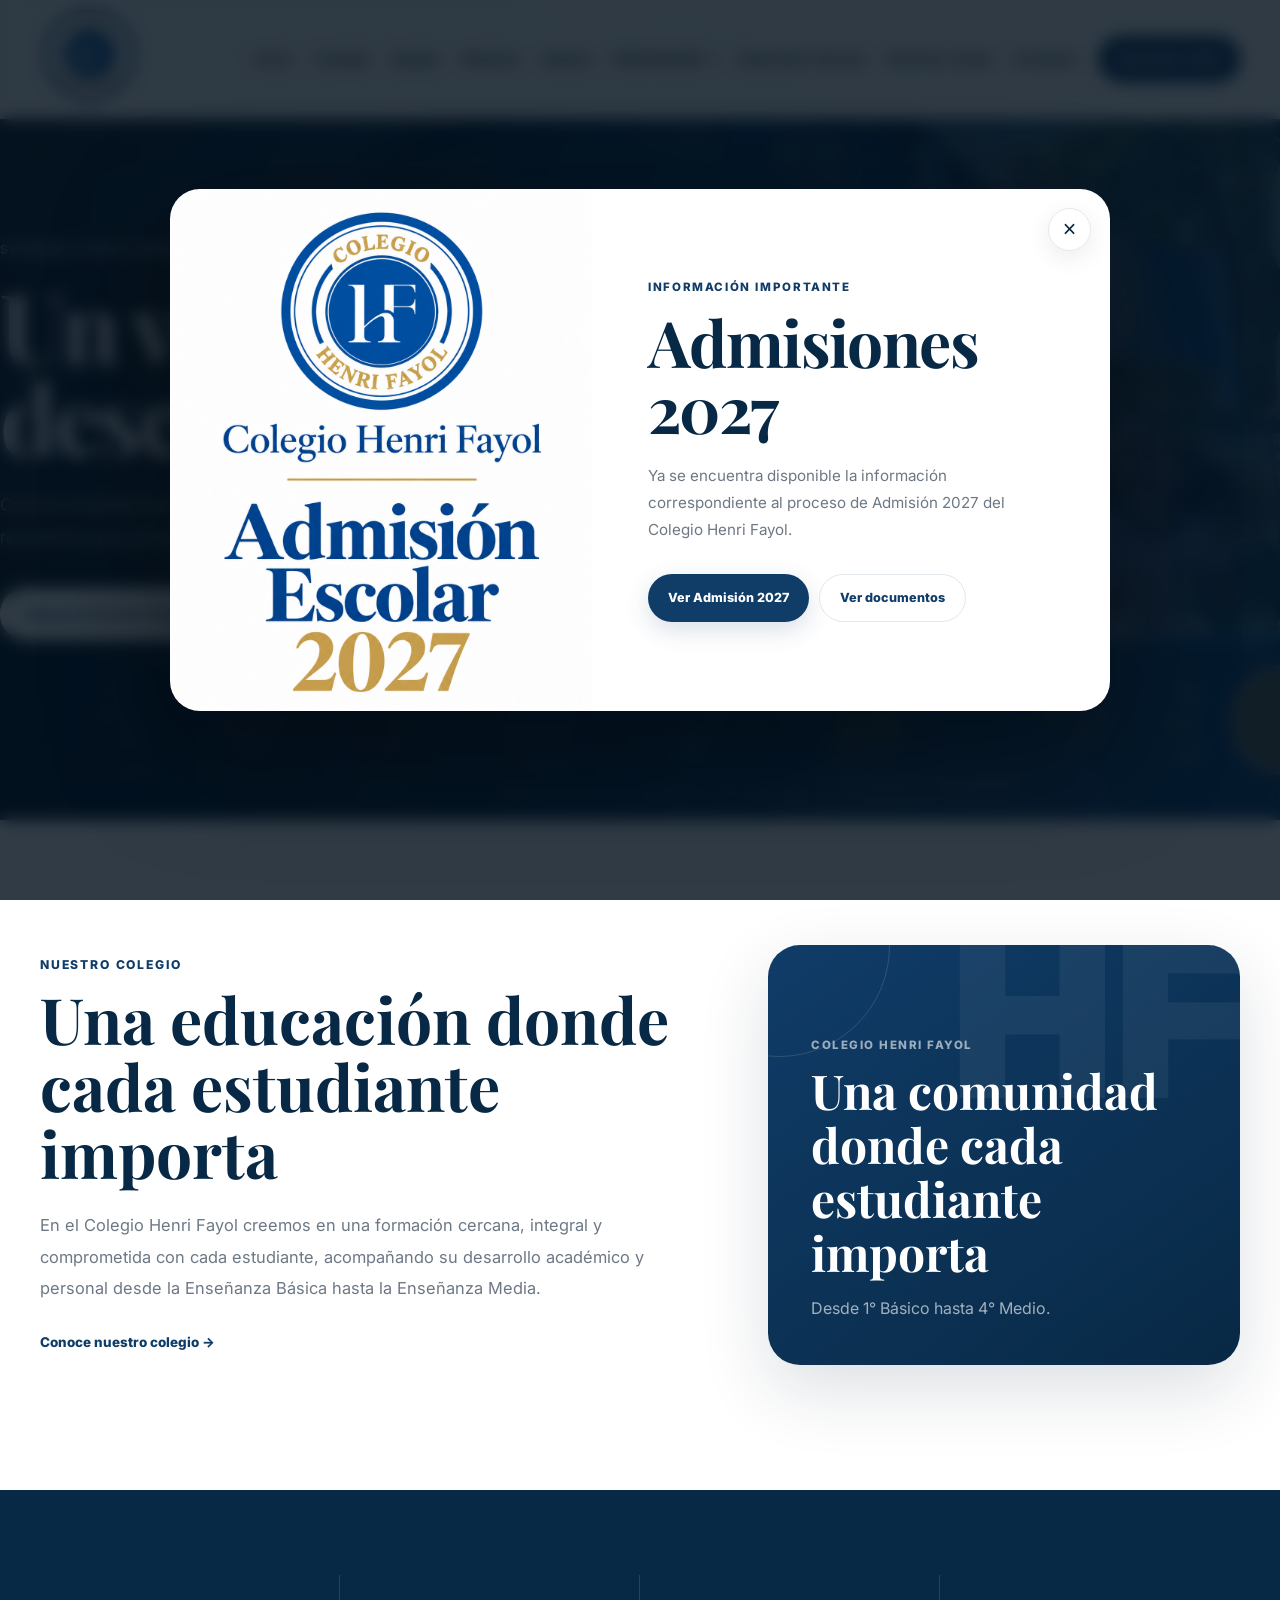
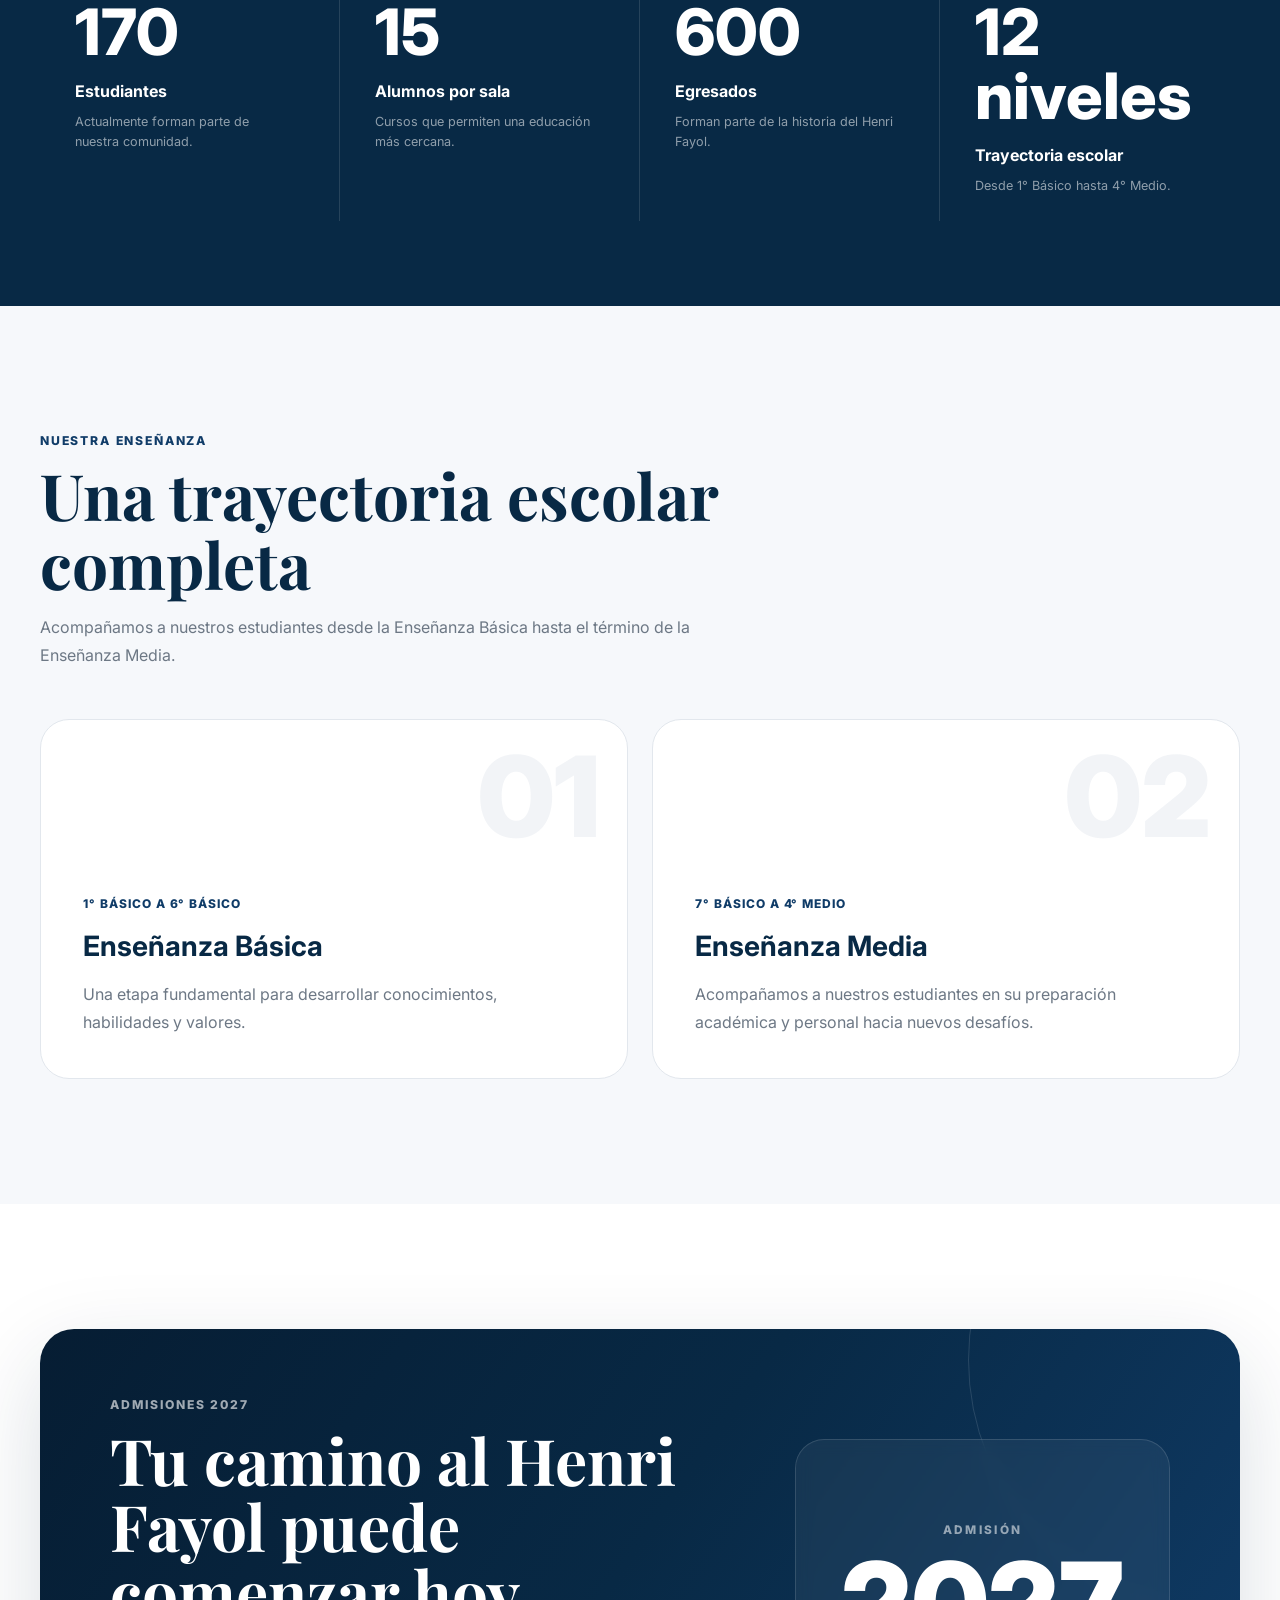
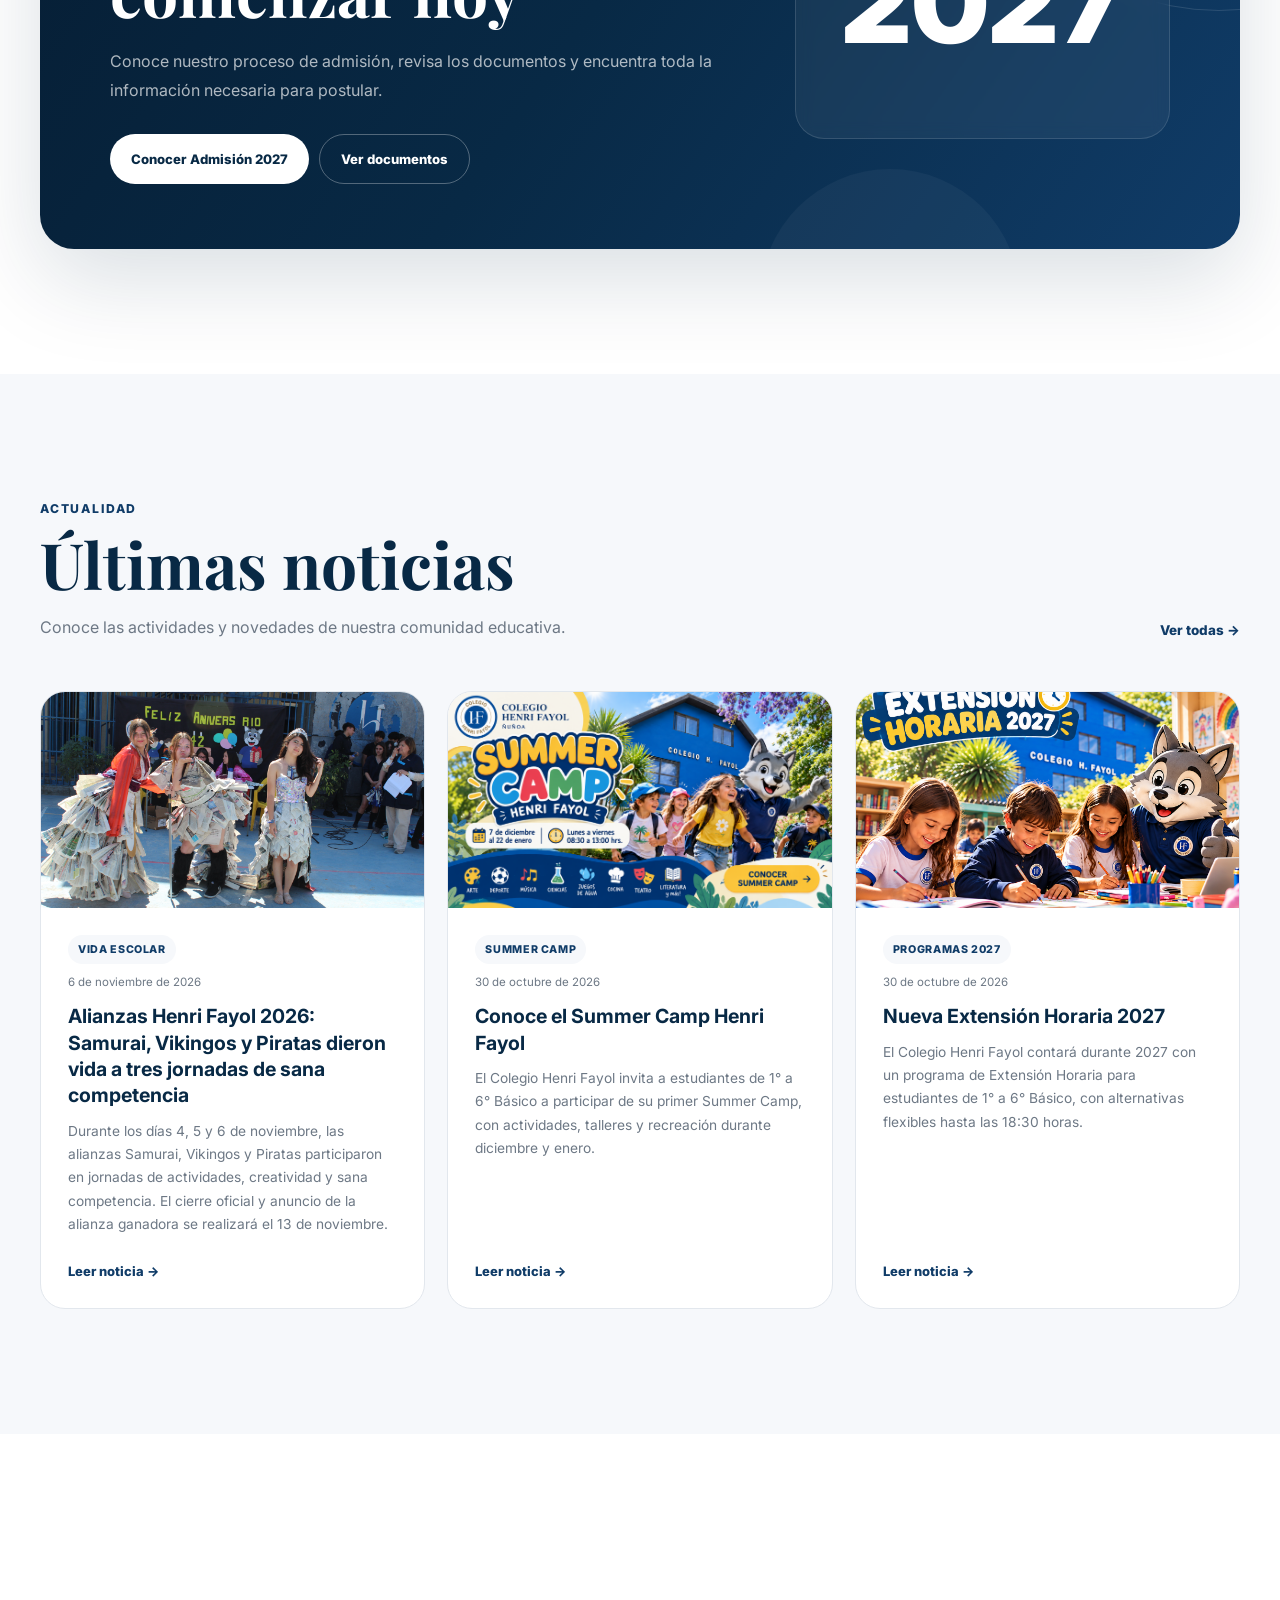
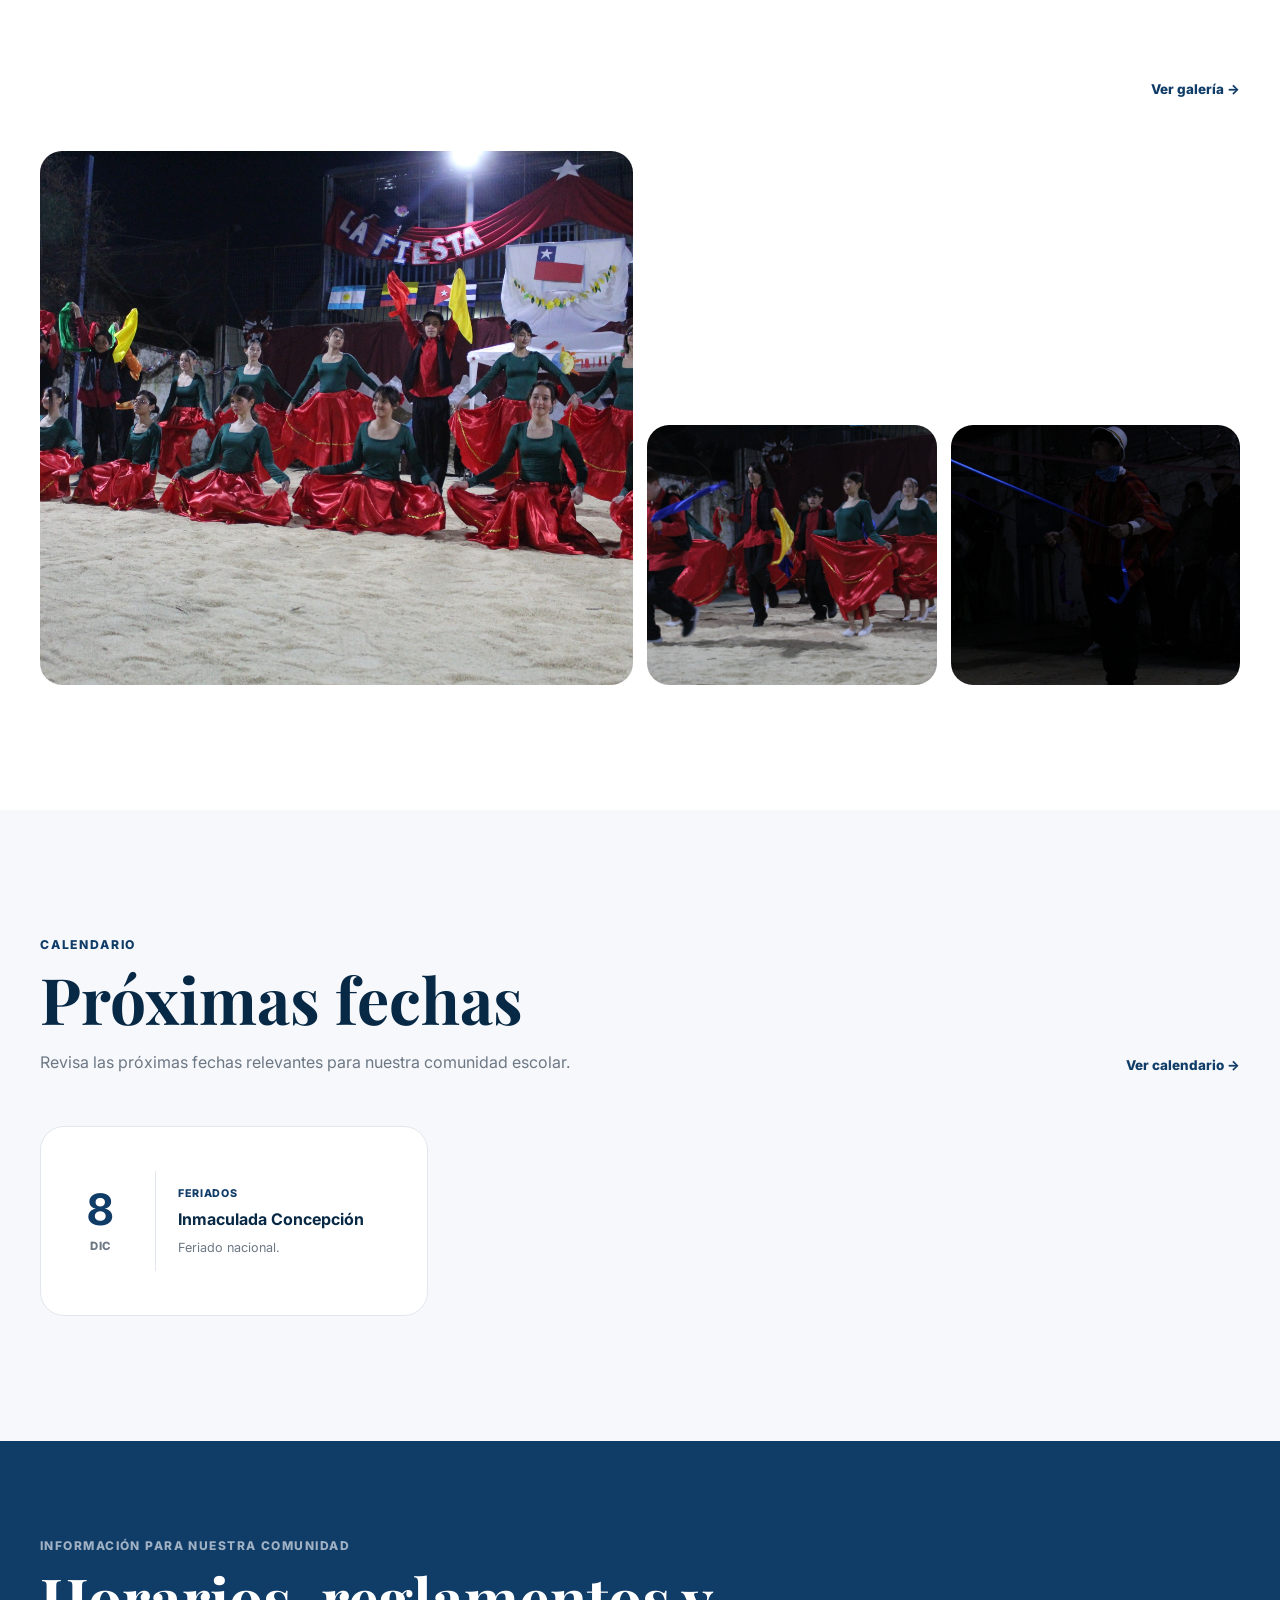
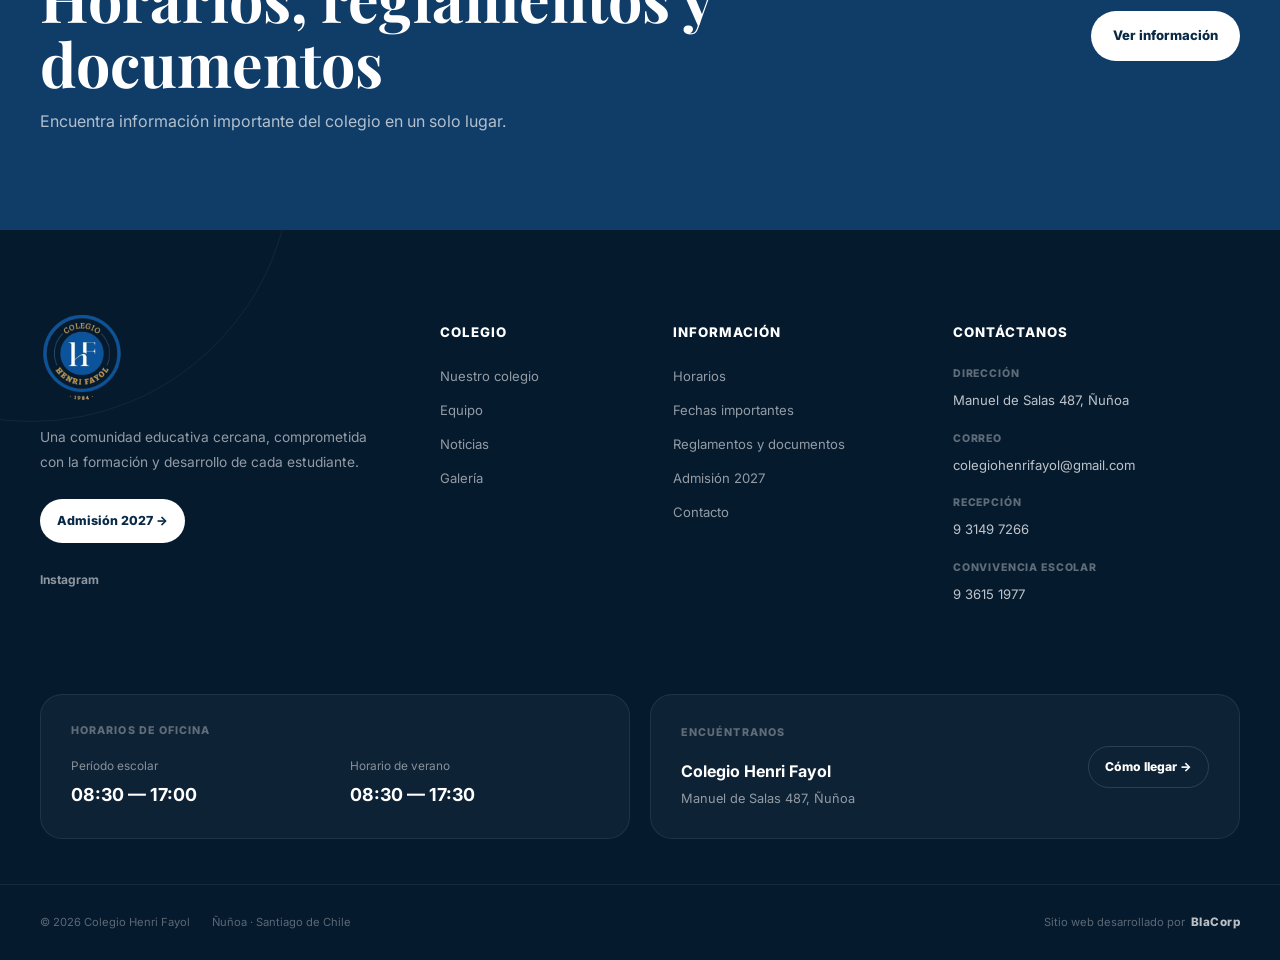
<file: index.html>
<!DOCTYPE html>
<html lang="es">

<head>

  <!-- Google tag (gtag.js) -->
  <script
    async
    src="https://www.googletagmanager.com/gtag/js?id=AW-18474346656"
  ></script>

  <script>
    window.dataLayer = window.dataLayer || [];

    function gtag() {
      dataLayer.push(arguments);
    }

    gtag('js', new Date());

    gtag('config', 'AW-18474346656');
  </script>


  <meta charset="UTF-8">

  <meta
    name="viewport"
    content="width=device-width, initial-scale=1.0"
  >

  <meta
    name="description"
    content="Colegio Henri Fayol. Educación cercana, comunidad educativa, noticias, admisiones y vida escolar."
  >

  <title>
    Colegio Henri Fayol
  </title>

  <link
    rel="icon"
    type="image/png"
    href="assets/logo/logo.png"
  >

  <link rel="stylesheet" href="css/global.css">
  <link rel="stylesheet" href="css/header.css">
  <link rel="stylesheet" href="css/footer.css">
  <link rel="stylesheet" href="css/home.css">
  <link rel="stylesheet" href="css/popup.css">

</head>


<body>

  <div id="header-container"></div>


  <main>


    <!-- =====================================
         HERO
    ====================================== -->

    <section
      class="home-hero"
      id="home-hero"
    >

      <div class="home-hero-overlay"></div>


      <div class="container home-hero-container">

        <div class="home-hero-content">

          <span
            class="home-hero-label"
            id="home-hero-label"
          ></span>


          <h1 id="home-hero-title"></h1>


          <p id="home-hero-description"></p>


          <div
            class="home-hero-actions"
            id="home-hero-actions"
          ></div>

        </div>


        <div class="home-hero-controls">

          <button
            type="button"
            id="hero-prev"
            aria-label="Anterior"
          >
            ←
          </button>

          <span id="hero-counter">
            01 / 01
          </span>

          <button
            type="button"
            id="hero-next"
            aria-label="Siguiente"
          >
            →
          </button>

        </div>

      </div>

    </section>



    <!-- =====================================
         PRESENTACIÓN
    ====================================== -->

    <section class="home-about">

      <div class="container home-about-grid">

        <div class="home-about-copy reveal">

          <span
            class="home-eyebrow"
            id="home-about-label"
          ></span>


          <h2 id="home-about-title"></h2>


          <p id="home-about-text"></p>


          <a
            href="colegio.html"
            class="home-text-link"
          >
            Conoce nuestro colegio →
          </a>

        </div>


        <div class="home-about-visual reveal">

          <span>
            Colegio Henri Fayol
          </span>


          <strong>
            Una comunidad donde cada estudiante importa
          </strong>


          <p>
            Desde 1° Básico hasta 4° Medio.
          </p>

        </div>

      </div>

    </section>



    <!-- =====================================
         ESTADÍSTICAS
    ====================================== -->

    <section class="home-stats">

      <div class="container">

        <div
          class="home-stats-grid"
          id="home-stats-grid"
        ></div>

      </div>

    </section>



    <!-- =====================================
         NIVELES
    ====================================== -->

    <section class="home-levels">

      <div class="container">

        <header class="home-section-header reveal">

          <span class="home-eyebrow">
            Nuestra enseñanza
          </span>


          <h2>
            Una trayectoria escolar completa
          </h2>


          <p>
            Acompañamos a nuestros estudiantes
            desde la Enseñanza Básica hasta
            el término de la Enseñanza Media.
          </p>

        </header>


        <div
          class="home-levels-grid"
          id="home-levels-grid"
        ></div>

      </div>

    </section>



    <!-- =====================================
         ADMISION
    ====================================== -->

    <section class="home-admission">

      <div class="container home-admission-card reveal">

        <div class="home-admission-content">

          <span>
            Admisiones 2027
          </span>


          <h2>
            Tu camino al Henri Fayol puede comenzar hoy
          </h2>


          <p>
            Conoce nuestro proceso de admisión,
            revisa los documentos y encuentra toda
            la información necesaria para postular.
          </p>


          <div class="home-admission-actions">

            <a
              href="admision.html"
              class="home-admission-primary"
            >
              Conocer Admisión 2027
            </a>


            <a
              href="admision.html#documentos"
              class="home-admission-secondary"
            >
              Ver documentos
            </a>

          </div>

        </div>


        <div class="home-admission-year">

          <small>
            Admisión
          </small>

          <strong>
            2027
          </strong>

        </div>

      </div>

    </section>



    <!-- =====================================
         NOTICIAS
    ====================================== -->

    <section class="home-news">

      <div class="container">

        <div class="home-heading-row">

          <header class="home-section-header reveal">

            <span class="home-eyebrow">
              Actualidad
            </span>

            <h2>
              Últimas noticias
            </h2>

            <p>
              Conoce las actividades y novedades
              de nuestra comunidad educativa.
            </p>

          </header>


          <a
            href="noticias.html"
            class="home-view-all"
          >
            Ver todas →
          </a>

        </div>


        <div
          class="home-news-grid"
          id="home-news-grid"
        ></div>

      </div>

    </section>



    <!-- =====================================
         GALERÍA
    ====================================== -->

    <section class="home-gallery">

      <div class="container">

        <div class="home-heading-row">

          <header class="home-section-header reveal">

            <span class="home-eyebrow">
              Vida escolar
            </span>

            <h2>
              Momentos Henri Fayol
            </h2>

            <p>
              Actividades y experiencias que
              forman parte de nuestra comunidad.
            </p>

          </header>


          <a
            href="galeria.html"
            class="home-view-all"
          >
            Ver galería →
          </a>

        </div>


        <div
          class="home-gallery-grid"
          id="home-gallery-grid"
        ></div>

      </div>

    </section>



    <!-- =====================================
         FECHAS
    ====================================== -->

    <section class="home-dates">

      <div class="container">

        <div class="home-heading-row">

          <header class="home-section-header reveal">

            <span class="home-eyebrow">
              Calendario
            </span>

            <h2>
              Próximas fechas
            </h2>

            <p>
              Revisa las próximas fechas relevantes
              para nuestra comunidad escolar.
            </p>

          </header>


          <a
            href="fechas.html"
            class="home-view-all"
          >
            Ver calendario →
          </a>

        </div>


        <div
          class="home-dates-grid"
          id="home-dates-grid"
        ></div>

      </div>

    </section>



    <!-- =====================================
         INFORMACIÓN
    ====================================== -->

    <section class="home-information">

      <div class="container home-information-grid">

        <div>

          <span>
            Información para nuestra comunidad
          </span>

          <h2>
            Horarios, reglamentos y documentos
          </h2>

          <p>
            Encuentra información importante
            del colegio en un solo lugar.
          </p>

        </div>


        <a
          href="informacion.html"
          class="home-information-button"
        >
          Ver información
        </a>

      </div>

    </section>


  </main>


  <div id="footer-container"></div>


  <script src="js/header.js"></script>
  <script src="js/main.js"></script>
  <script src="js/home.js"></script>
  <script src="js/popup.js"></script>

</body>

</html>
</file>
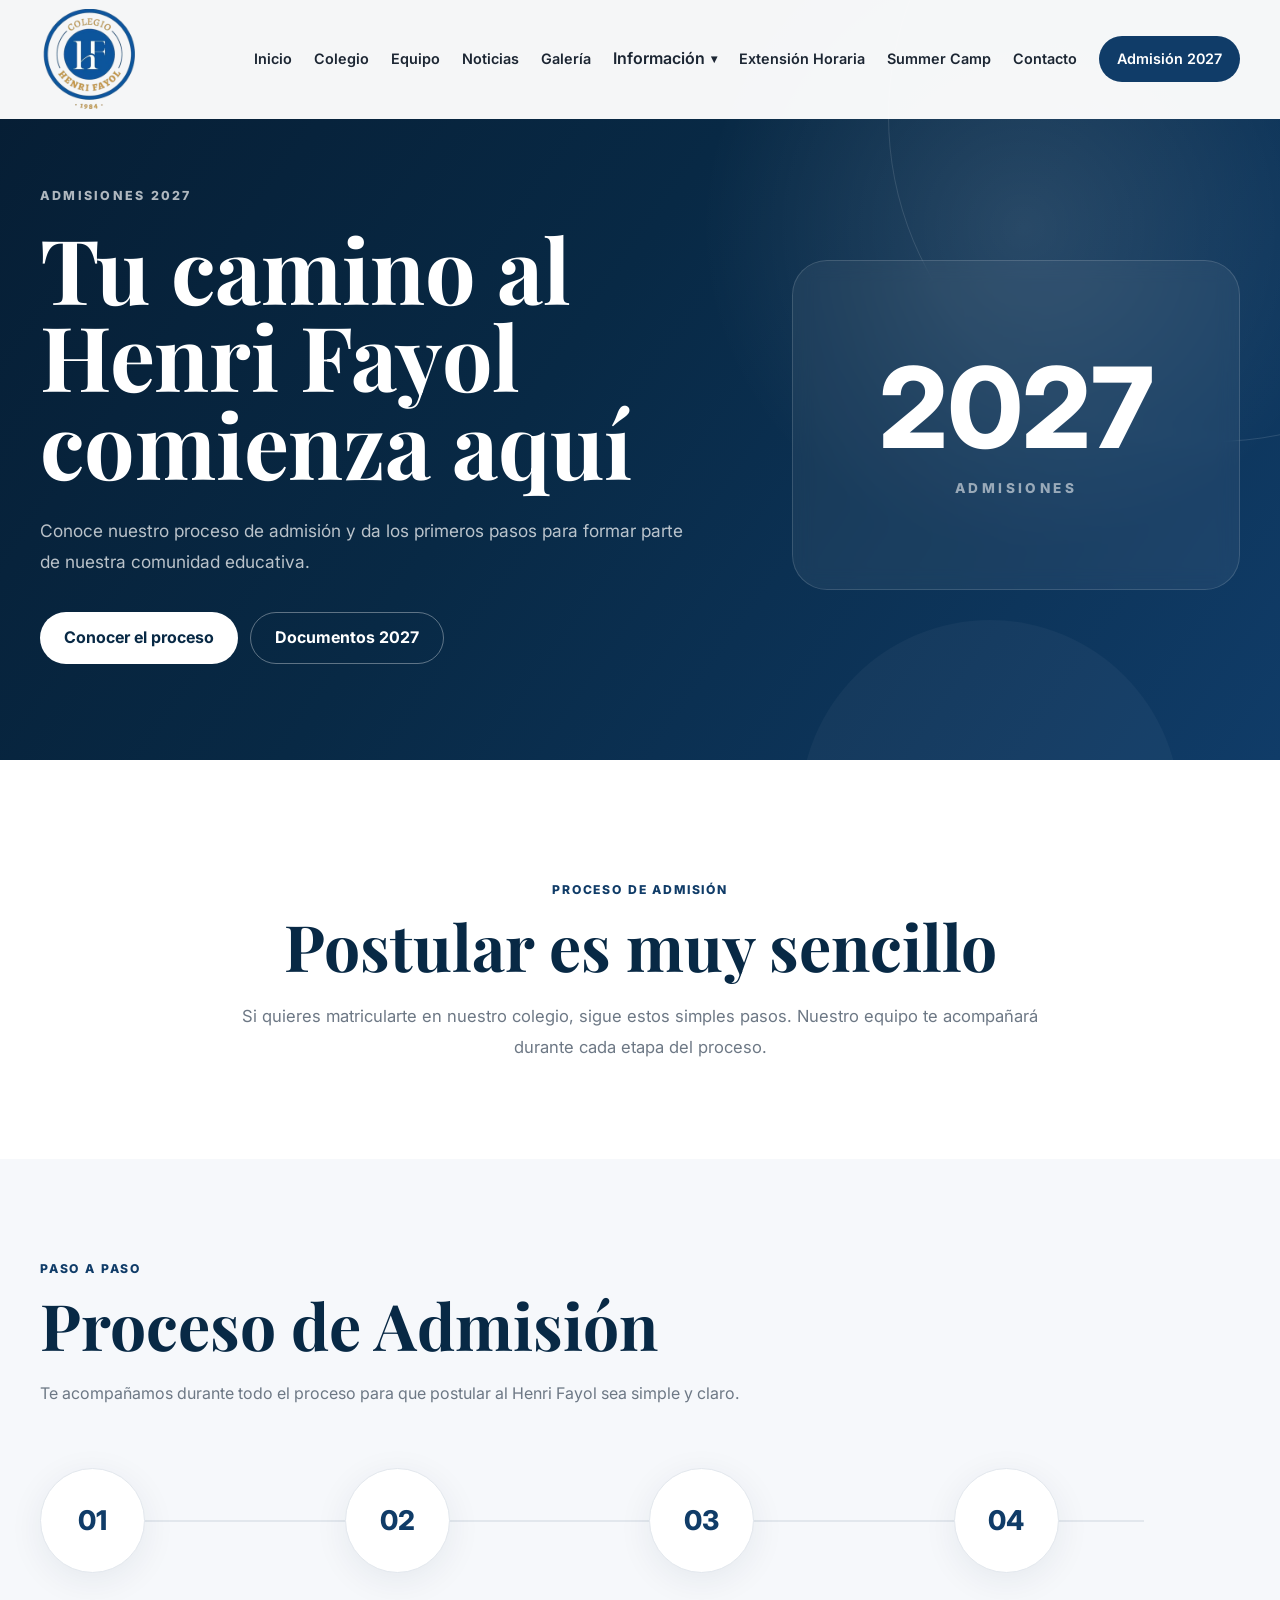
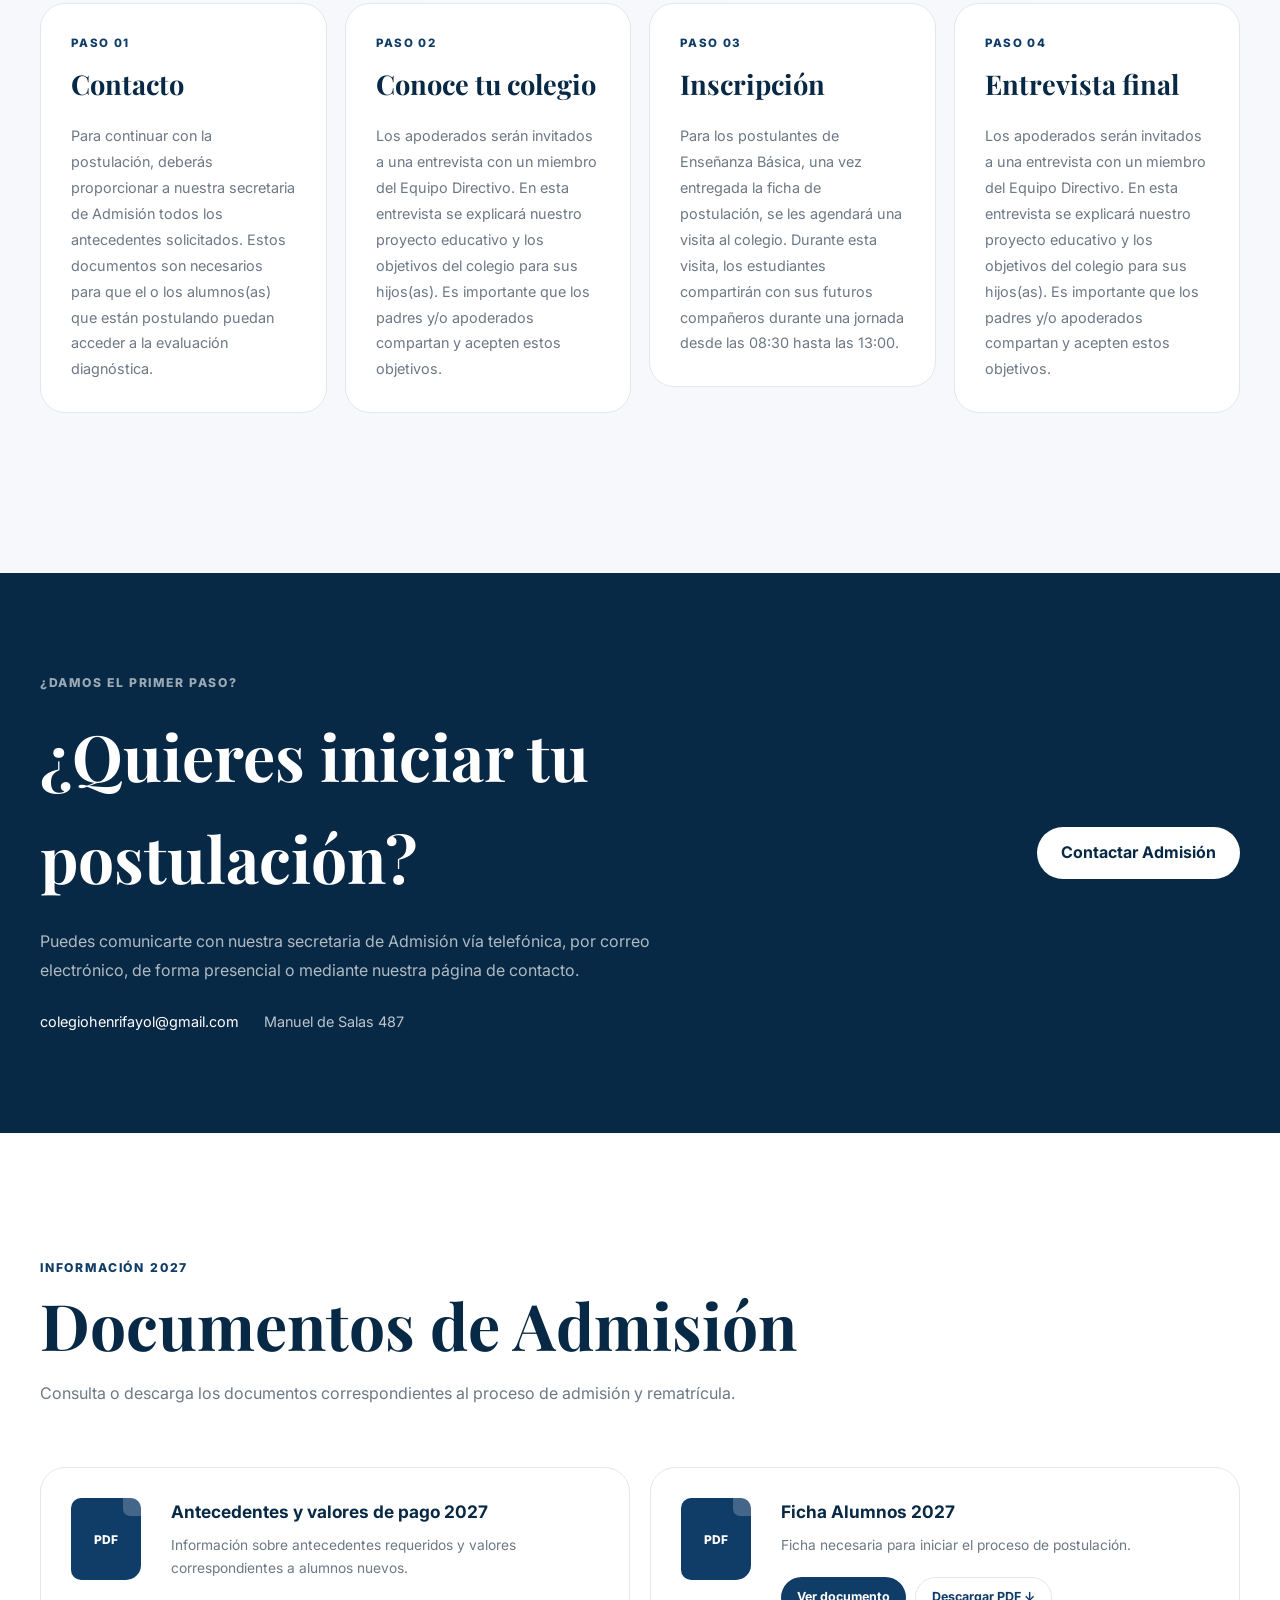
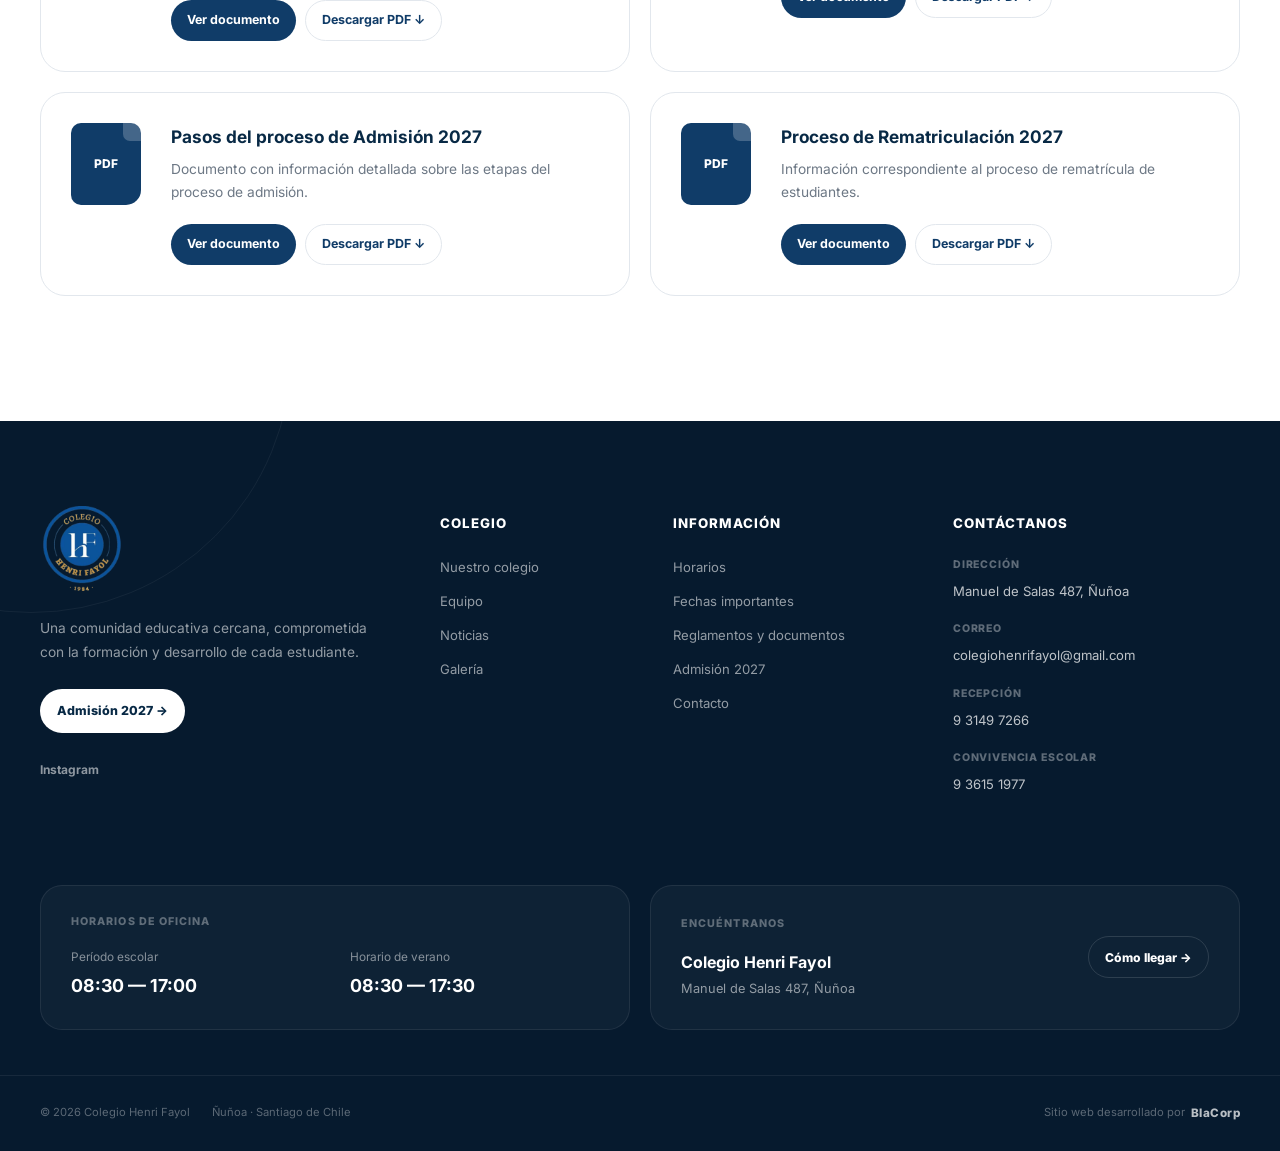
<file: admision.html>
<!DOCTYPE html>

<html lang="es">

<head>

  <meta charset="UTF-8">

  <meta
    name="viewport"
    content="width=device-width, initial-scale=1.0"
  >

  <meta
    name="description"
    content="Proceso de Admisión 2027 del Colegio Henri Fayol"
  >

  <title>
    Admisión 2027 | Colegio Henri Fayol
  </title>

  <link
  rel="icon"
  type="image/png"
  href="assets/logo/logo.png"
>


  <link
    rel="stylesheet"
    href="css/global.css"
  >

  <link
    rel="stylesheet"
    href="css/header.css"
  >

  <link
    rel="stylesheet"
    href="css/footer.css"
  >

  <link
    rel="stylesheet"
    href="css/admision.css"
  >

</head>


<body>

  <div id="header-container"></div>


  <main>

    <!-- HERO -->

    <section class="admission-hero">

      <div class="container admission-hero-container">

        <div class="admission-hero-content">

          <span
            class="admission-hero-label"
            id="admission-hero-label"
          >
            Admisiones 2027
          </span>


          <h1 id="admission-hero-title">
            Tu camino al Henri Fayol comienza aquí
          </h1>


          <p id="admission-hero-description"></p>


          <div class="admission-hero-actions">

            <a
              href="#proceso"
              class="admission-primary-button"
            >
              Conocer el proceso
            </a>


            <a
              href="#documentos"
              class="admission-secondary-button"
            >
              Documentos 2027
            </a>

          </div>

        </div>


        <div class="admission-hero-decoration">

          <div class="admission-big-year">
            2027
          </div>

          <span>
            Admisiones
          </span>

        </div>

      </div>

    </section>


    <!-- INTRO -->

    <section class="admission-intro">

      <div class="container admission-intro-container">

        <span
          class="admission-eyebrow"
          id="admission-intro-label"
        ></span>


        <h2 id="admission-intro-title"></h2>


        <p id="admission-intro-description"></p>

      </div>

    </section>


    <!-- PROCESO -->

    <section
      class="admission-process"
      id="proceso"
    >

      <div class="container">

        <header class="admission-section-title">

          <span class="admission-eyebrow">
            Paso a paso
          </span>

          <h2>
            Proceso de Admisión
          </h2>

          <p>
            Te acompañamos durante todo el proceso
            para que postular al Henri Fayol sea
            simple y claro.
          </p>

        </header>


        <div
          class="admission-timeline"
          id="admission-steps"
        ></div>

      </div>

    </section>


    <!-- CTA CONTACTO -->

    <section class="admission-contact">

      <div class="container admission-contact-container">

        <div class="admission-contact-content">

          <span class="admission-contact-label">
            ¿Damos el primer paso?
          </span>


          <h2 id="admission-contact-title"></h2>


          <p id="admission-contact-description"></p>


          <div class="admission-contact-details">

            <a
              href="#"
              id="admission-contact-email"
            ></a>


            <span
              id="admission-contact-address"
            ></span>

          </div>

        </div>


        <div class="admission-contact-action">

          <a
            href="contacto.html"
            class="admission-white-button"
          >
            Contactar Admisión
          </a>

        </div>

      </div>

    </section>


    <!-- DOCUMENTOS -->

    <section
      class="admission-documents"
      id="documentos"
    >

      <div class="container">

        <header class="admission-section-title">

          <span class="admission-eyebrow">
            Información 2027
          </span>

          <h2>
            Documentos de Admisión
          </h2>

          <p>
            Consulta o descarga los documentos
            correspondientes al proceso de admisión
            y rematrícula.
          </p>

        </header>


        <div
          class="documents-grid"
          id="documents-grid"
        ></div>

      </div>

    </section>

  </main>


  <div id="footer-container"></div>


  <!-- VISOR PDF -->

  <div
    class="pdf-modal"
    id="pdf-modal"
    aria-hidden="true"
  >

    <div
      class="pdf-modal-background"
      id="pdf-modal-background"
    ></div>


    <div class="pdf-modal-window">

      <header class="pdf-modal-header">

        <div>

          <span>
            Documento
          </span>

          <h3 id="pdf-modal-title">
            Colegio Henri Fayol
          </h3>

        </div>


        <div class="pdf-modal-actions">

          <a
            href="#"
            target="_blank"
            id="pdf-open-tab"
          >
            Abrir en otra pestaña
          </a>


          <button
            type="button"
            id="pdf-close"
            aria-label="Cerrar documento"
          >
            ×
          </button>

        </div>

      </header>


      <div class="pdf-modal-body">

        <iframe
          id="pdf-viewer"
          title="Documento PDF"
        ></iframe>

      </div>

    </div>

  </div>


  <script src="js/header.js"></script>
  <script src="js/main.js"></script>
  <script src="js/admision.js"></script>

</body>

</html>
</file>
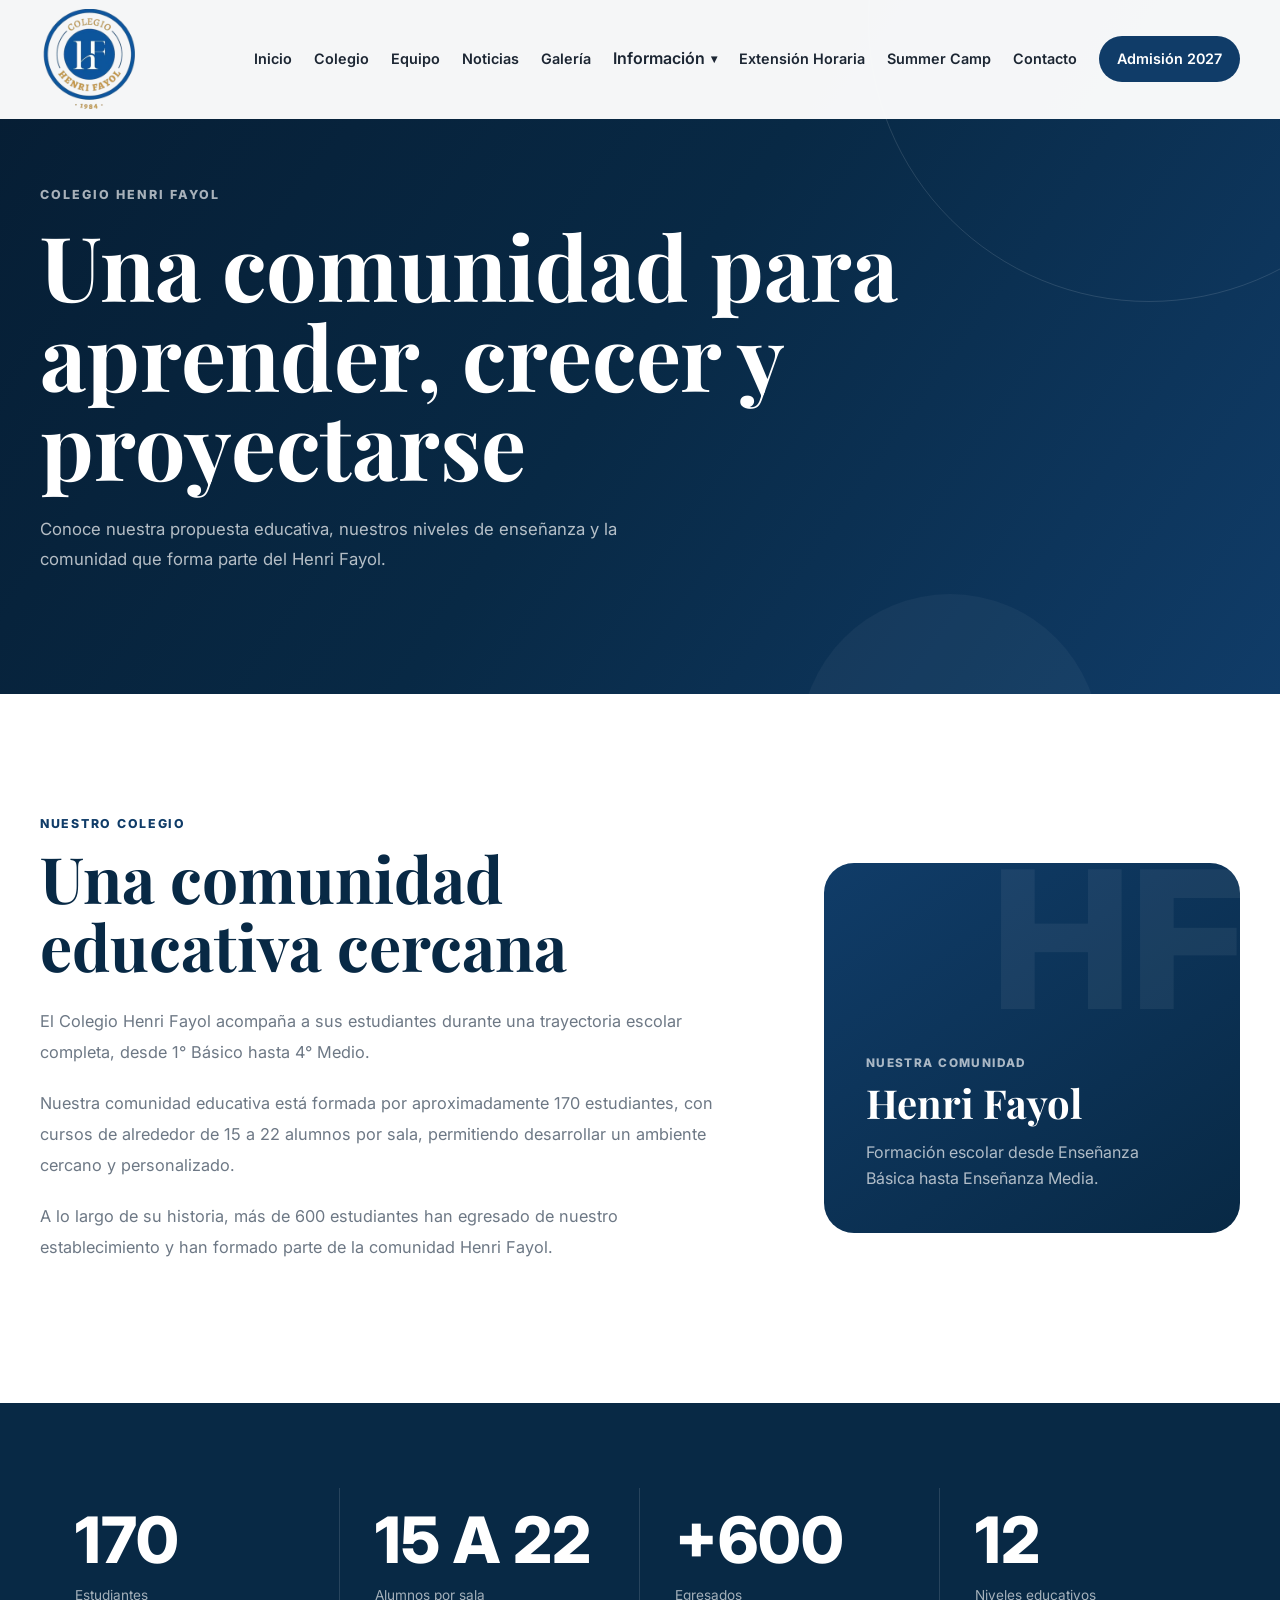
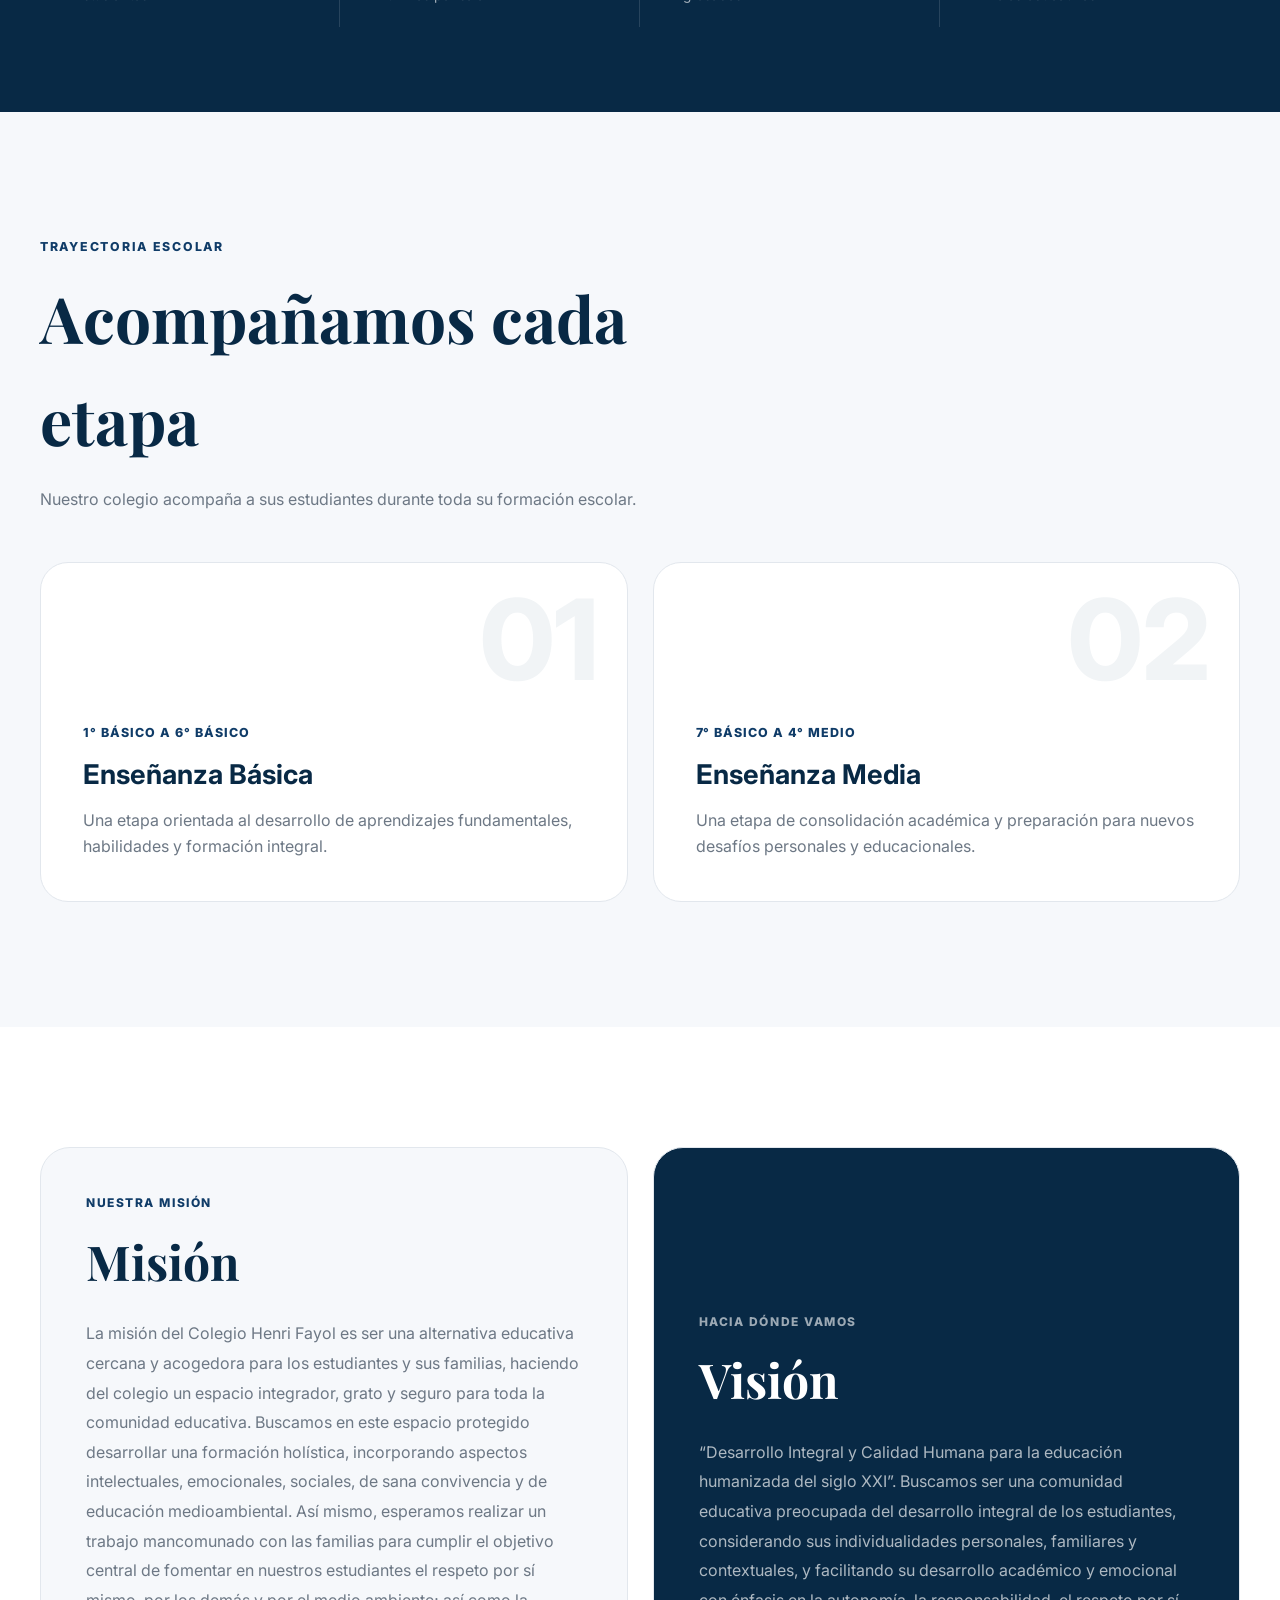
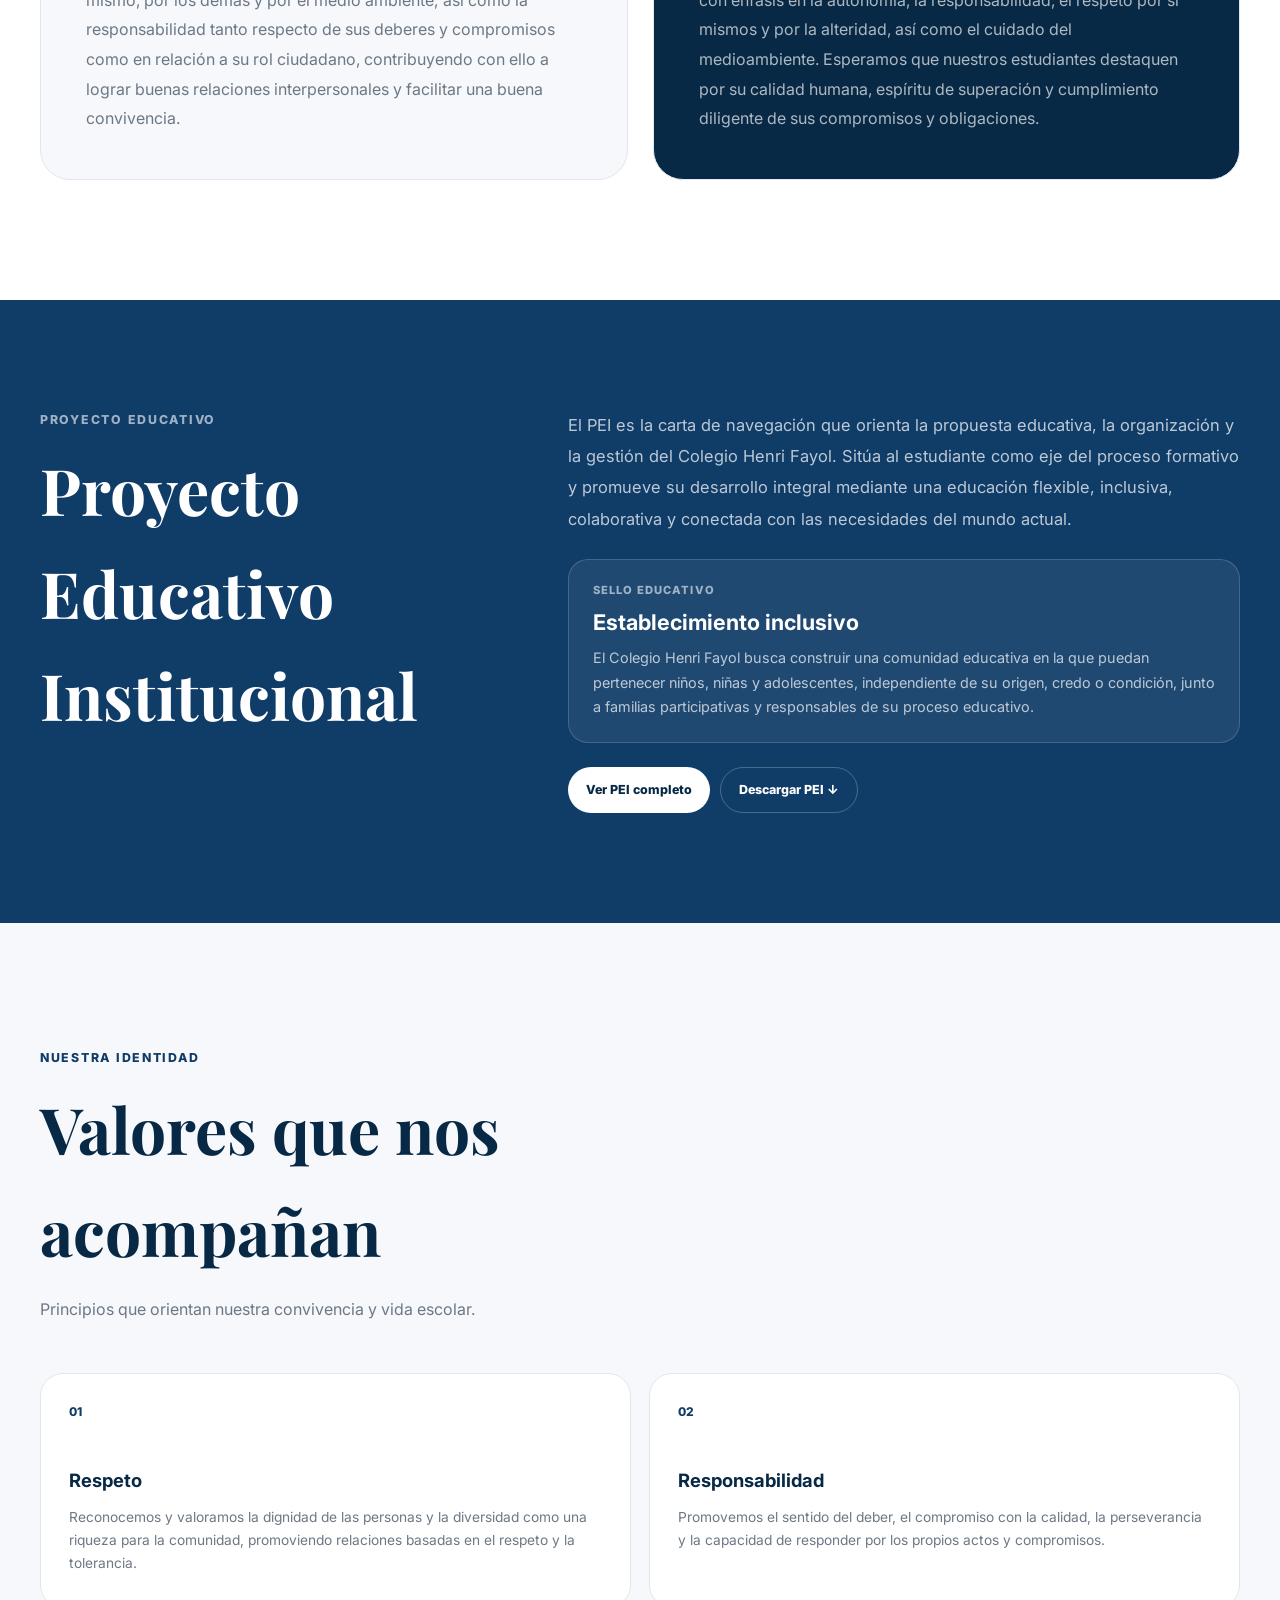
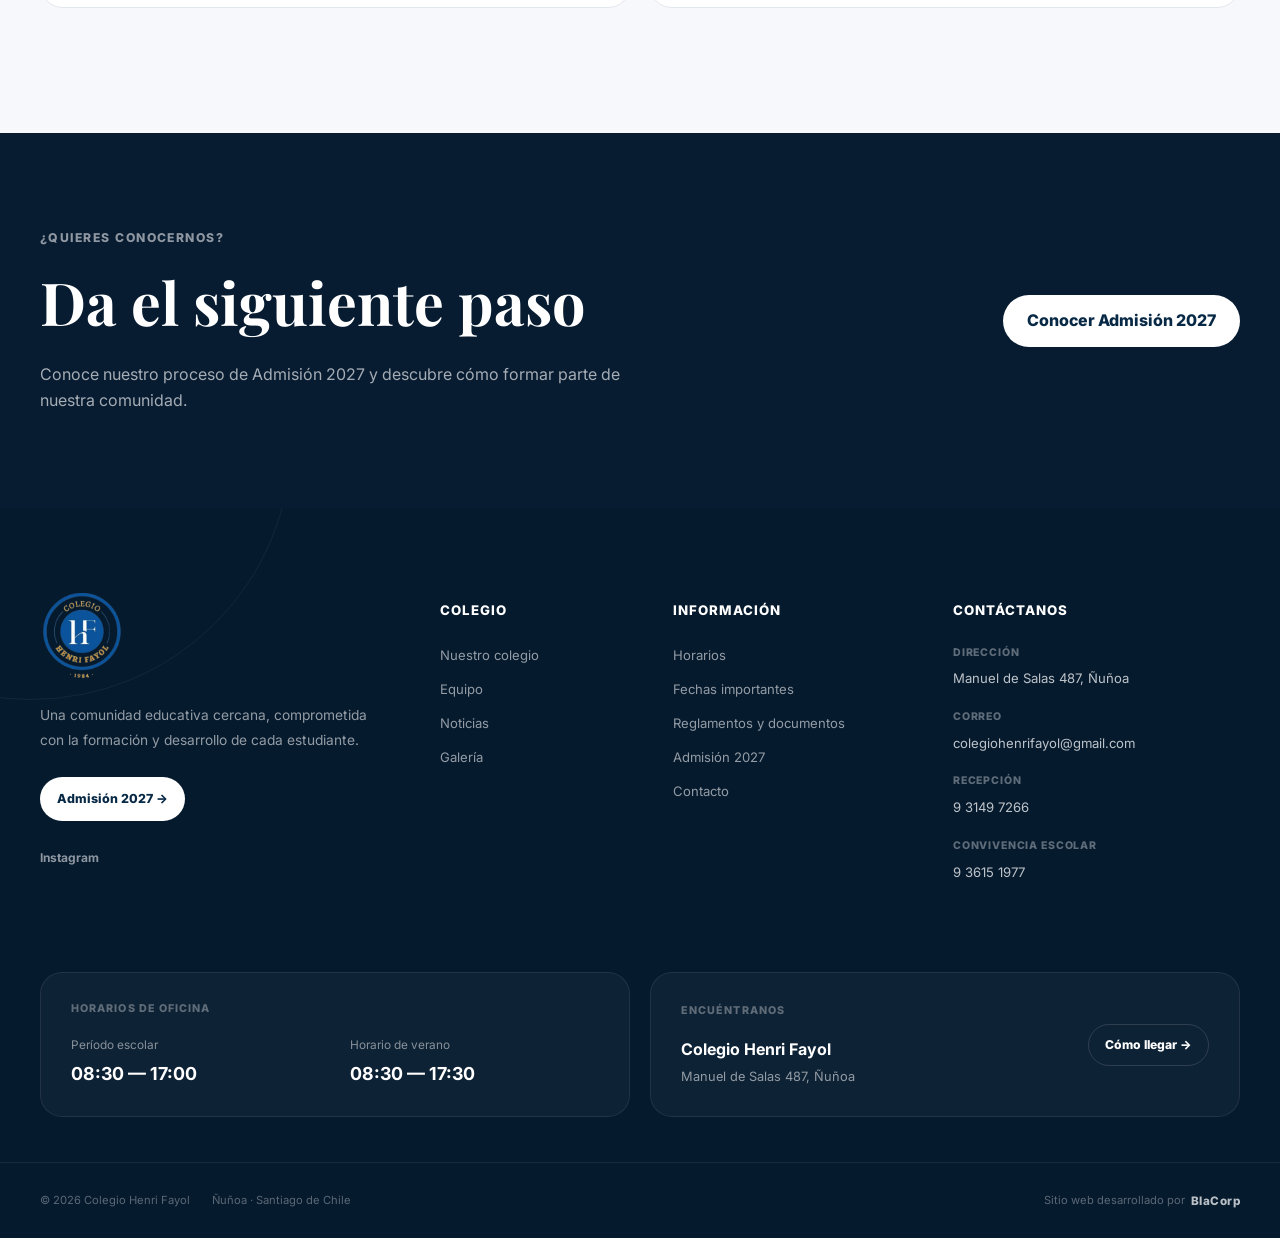
<file: colegio.html>
<!DOCTYPE html>
<html lang="es">

<head>

  <meta charset="UTF-8">

  <meta
    name="viewport"
    content="width=device-width, initial-scale=1.0"
  >

  <meta
    name="description"
    content="Conoce el Colegio Henri Fayol, su comunidad, proyecto educativo y niveles de enseñanza."
  >

  <title>
    Nuestro Colegio | Colegio Henri Fayol
  </title>

  <link
  rel="icon"
  type="image/png"
  href="assets/logo/logo.png"
>


  <link
    rel="stylesheet"
    href="css/global.css"
  >

  <link
    rel="stylesheet"
    href="css/header.css"
  >

  <link
    rel="stylesheet"
    href="css/footer.css"
  >

  <link
    rel="stylesheet"
    href="css/colegio.css"
  >

</head>


<body>

  <div id="header-container"></div>


  <main>

    <!-- HERO -->

    <section class="school-hero">

      <div class="container">

        <span>
          Colegio Henri Fayol
        </span>


        <h1>
          Una comunidad para aprender,
          crecer y proyectarse
        </h1>


        <p>
          Conoce nuestra propuesta educativa,
          nuestros niveles de enseñanza y
          la comunidad que forma parte
          del Henri Fayol.
        </p>

      </div>

    </section>


    <!-- PRESENTACIÓN -->

    <section class="school-about">

      <div class="container school-about-grid">

        <div class="school-about-content">

          <span class="school-eyebrow">
            Nuestro colegio
          </span>


          <h2 id="school-about-title"></h2>


          <div
            class="school-about-text"
            id="school-about-text"
          ></div>

        </div>


        <div class="school-about-card">

          <span>
            Nuestra comunidad
          </span>


          <strong>
            Henri Fayol
          </strong>


          <p>
            Formación escolar desde
            Enseñanza Básica hasta
            Enseñanza Media.
          </p>

        </div>

      </div>

    </section>


    <!-- CIFRAS -->

    <section class="school-numbers">

      <div class="container">

        <div class="school-numbers-grid">

          <article>

            <strong>
              170
            </strong>

            <span>
              Estudiantes
            </span>

          </article>


          <article>

            <strong>
              15 A 22
            </strong>

            <span>
              Alumnos por sala
            </span>

          </article>


          <article>

            <strong>
              +600
            </strong>

            <span>
              Egresados
            </span>

          </article>


          <article>

            <strong>
              12
            </strong>

            <span>
              Niveles educativos
            </span>

          </article>

        </div>

      </div>

    </section>


    <!-- NIVELES -->

    <section class="school-levels">

      <div class="container">

        <header class="school-section-header">

          <span class="school-eyebrow">
            Trayectoria escolar
          </span>


          <h2>
            Acompañamos cada etapa
          </h2>


          <p>
            Nuestro colegio acompaña a sus
            estudiantes durante toda su formación
            escolar.
          </p>

        </header>


        <div class="school-level-grid">

          <article class="school-level-card">

            <span class="level-index">
              01
            </span>


            <span class="level-range">
              1° Básico a 6° Básico
            </span>


            <h3>
              Enseñanza Básica
            </h3>


            <p>
              Una etapa orientada al desarrollo
              de aprendizajes fundamentales,
              habilidades y formación integral.
            </p>

          </article>


          <article class="school-level-card">

            <span class="level-index">
              02
            </span>


            <span class="level-range">
              7° Básico a 4° Medio
            </span>


            <h3>
              Enseñanza Media
            </h3>


            <p>
              Una etapa de consolidación académica
              y preparación para nuevos desafíos
              personales y educacionales.
            </p>

          </article>

        </div>

      </div>

    </section>


    <!-- MISIÓN Y VISIÓN -->

    <section class="school-purpose">

      <div class="container school-purpose-grid">

        <article class="purpose-card">

          <span>
            Nuestra misión
          </span>


          <h2>
            Misión
          </h2>


          <p id="school-mission"></p>

        </article>


        <article class="purpose-card purpose-dark">

          <span>
            Hacia dónde vamos
          </span>


          <h2>
            Visión
          </h2>


          <p id="school-vision"></p>

        </article>

      </div>

    </section>


    <!-- PROYECTO -->

    <section class="school-project">

      <div class="container school-project-grid">

        <div>

          <span class="school-eyebrow">
            Proyecto educativo
          </span>


          <h2 id="school-project-title"></h2>

        </div>


        <div class="school-project-content">

          <p id="school-project-text"></p>


          <div class="school-project-seal">

            <span id="school-project-seal-label">
              Sello educativo
            </span>

            <strong id="school-project-seal"></strong>

            <p id="school-project-seal-text"></p>

          </div>


          <div class="school-project-actions">

            <a
              id="school-project-view"
              href="#"
              target="_blank"
              rel="noopener"
            >
              Ver PEI completo
            </a>

            <a
              id="school-project-download"
              href="#"
              download
            >
              Descargar PEI ↓
            </a>

          </div>

        </div>

      </div>

    </section>


    <!-- VALORES -->

    <section class="school-values">

      <div class="container">

        <header class="school-section-header">

          <span class="school-eyebrow">
            Nuestra identidad
          </span>


          <h2>
            Valores que nos acompañan
          </h2>


          <p>
            Principios que orientan nuestra
            convivencia y vida escolar.
          </p>

        </header>


        <div
          class="school-values-grid"
          id="school-values-grid"
        ></div>

      </div>

    </section>


    <!-- CTA -->

    <section class="school-cta">

      <div class="container school-cta-grid">

        <div>

          <span>
            ¿Quieres conocernos?
          </span>


          <h2>
            Da el siguiente paso
          </h2>


          <p>
            Conoce nuestro proceso de Admisión
            2027 y descubre cómo formar parte
            de nuestra comunidad.
          </p>

        </div>


        <a
          href="admision.html"
          class="school-cta-button"
        >
          Conocer Admisión 2027
        </a>

      </div>

    </section>

  </main>


  <div id="footer-container"></div>


  <script src="js/header.js"></script>
  <script src="js/main.js"></script>
  <script src="js/colegio.js"></script>

</body>

</html>
</file>
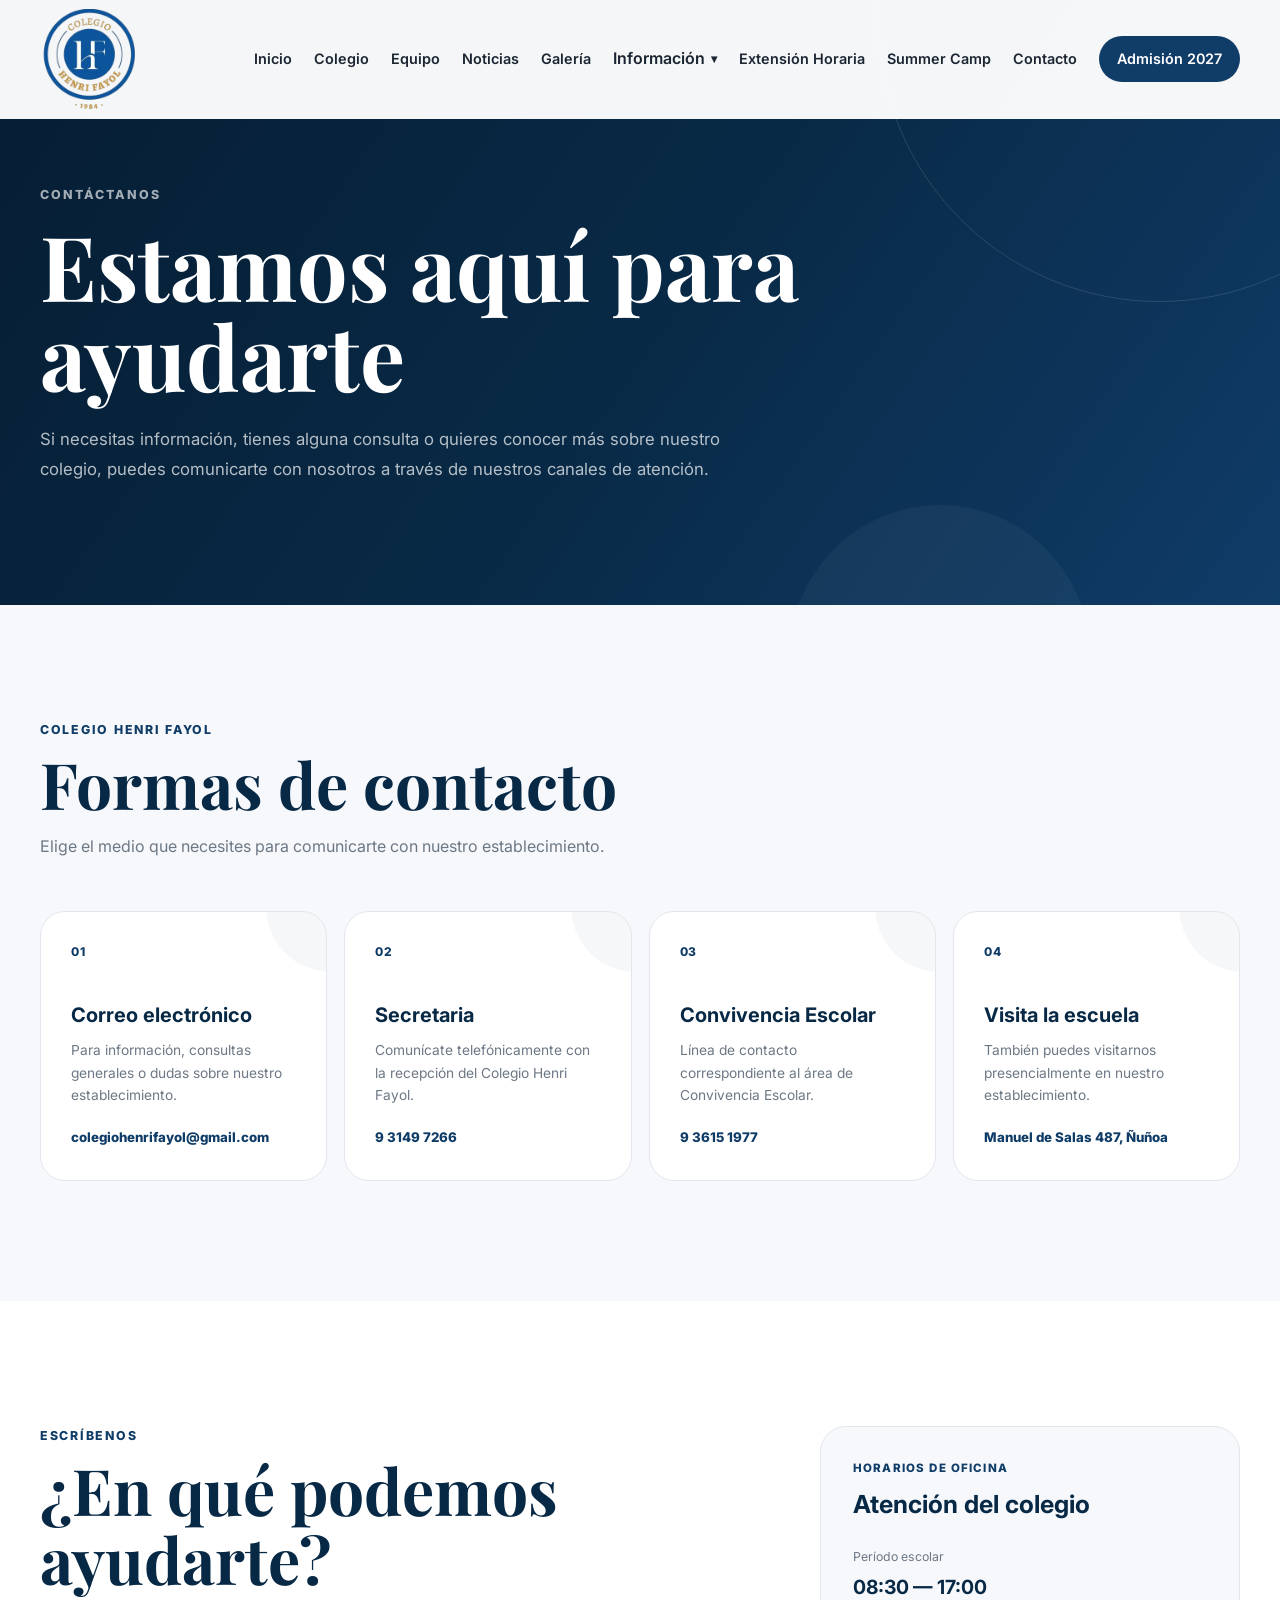
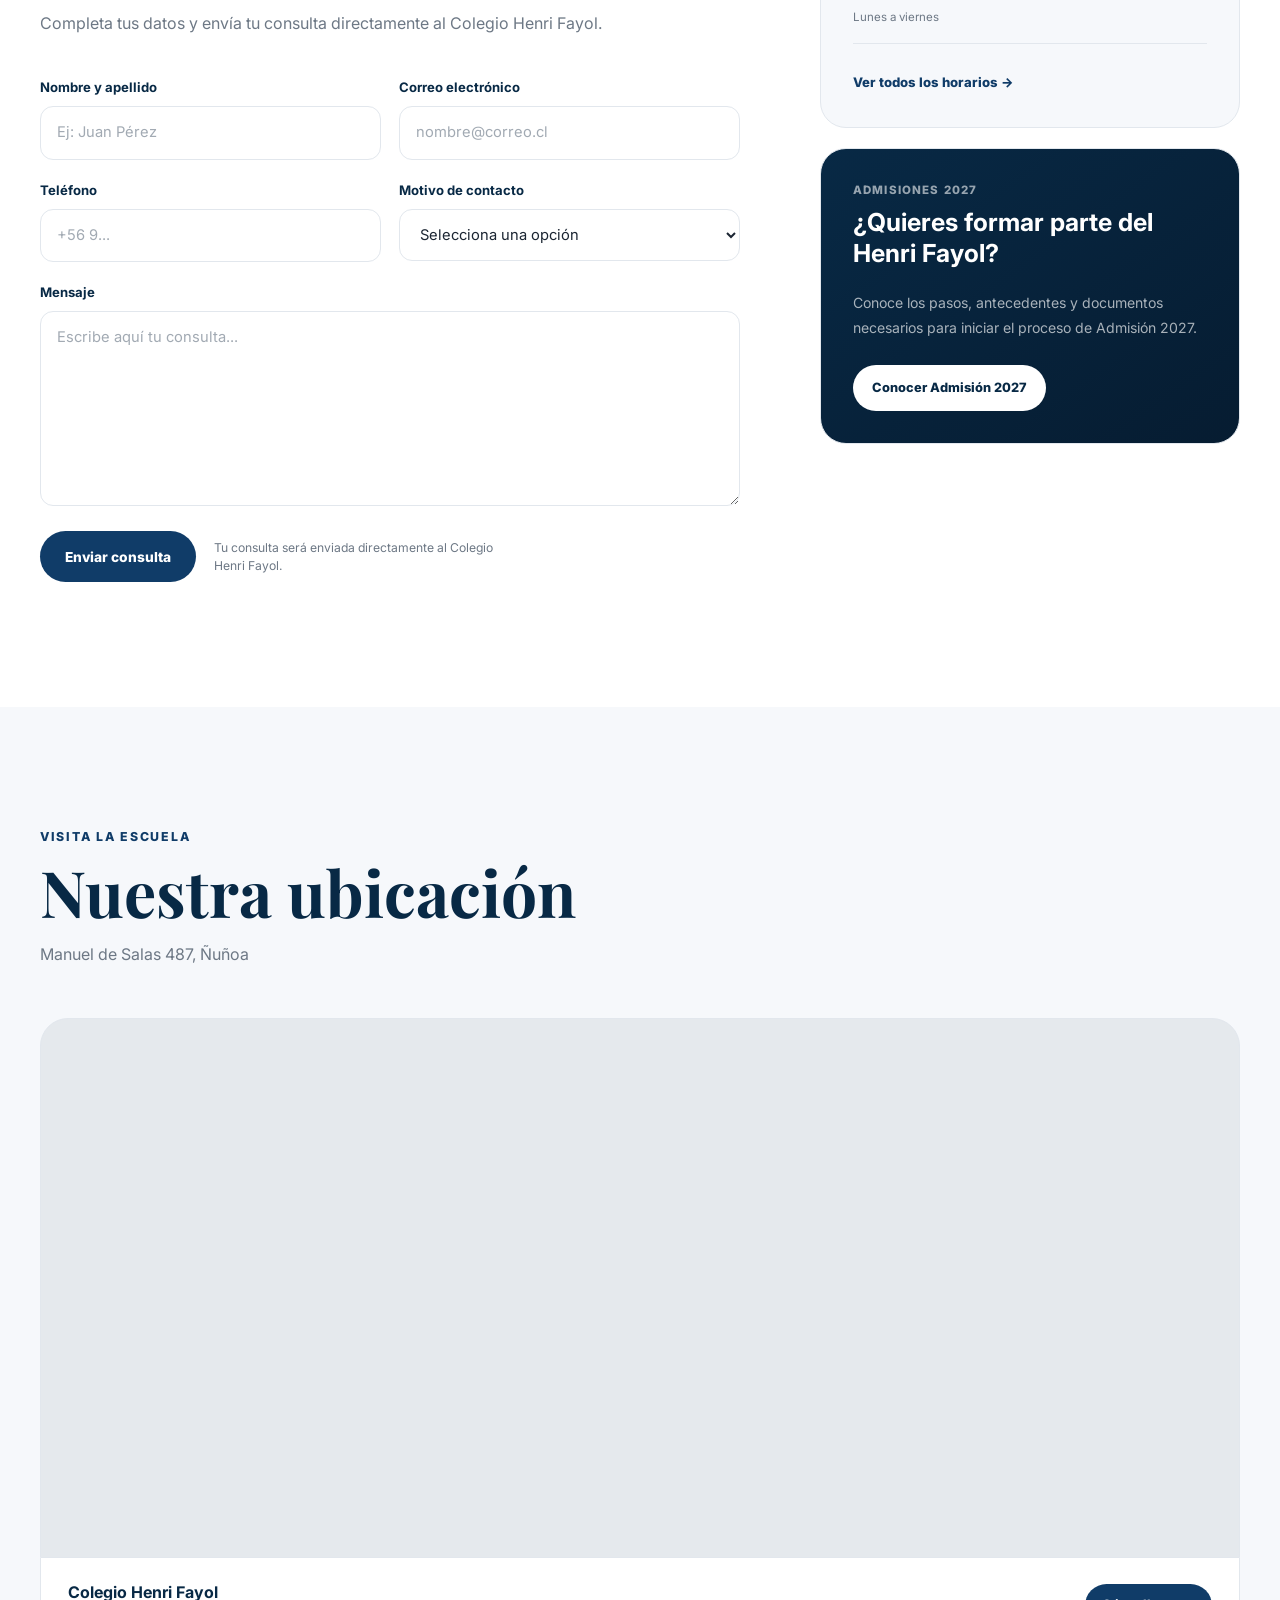
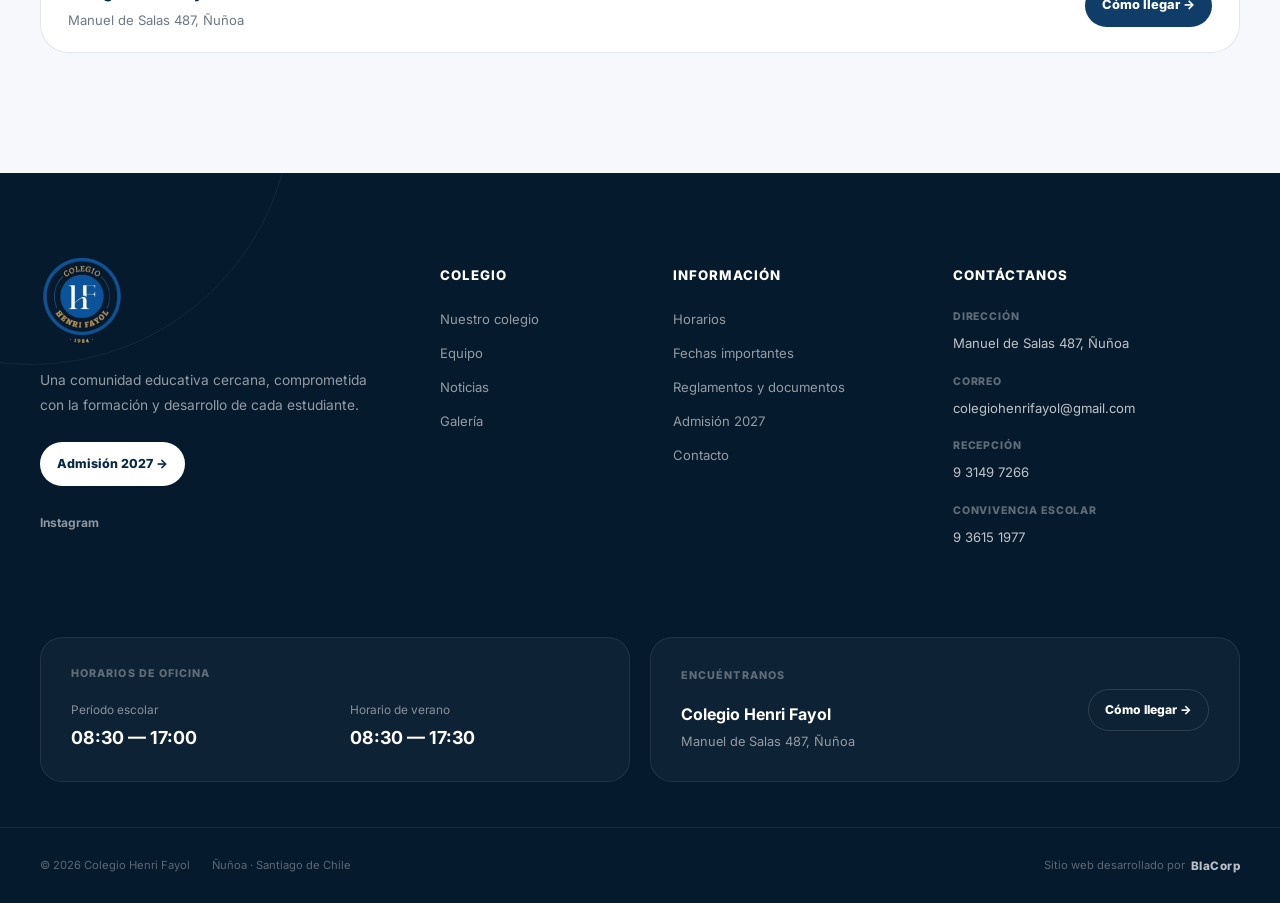
<file: contacto.html>
<!DOCTYPE html>
<html lang="es">

<head>

  <meta charset="UTF-8">

  <meta
    name="viewport"
    content="width=device-width, initial-scale=1.0"
  >

  <meta
    name="description"
    content="Contacto, ubicación y horarios de atención del Colegio Henri Fayol"
  >

  <title>
    Contacto | Colegio Henri Fayol
  </title>

  <link
    rel="icon"
    type="image/png"
    href="assets/logo/logo.png"
  >

  <link
    rel="stylesheet"
    href="css/global.css"
  >

  <link
    rel="stylesheet"
    href="css/header.css"
  >

  <link
    rel="stylesheet"
    href="css/footer.css"
  >

  <link
    rel="stylesheet"
    href="css/contacto.css"
  >

</head>


<body>

  <div id="header-container"></div>


  <main>


    <!-- =====================================
         HERO
    ====================================== -->

    <section class="contact-hero">

      <div class="container">

        <span>
          Contáctanos
        </span>

        <h1>
          Estamos aquí para ayudarte
        </h1>

        <p>
          Si necesitas información, tienes alguna
          consulta o quieres conocer más sobre nuestro
          colegio, puedes comunicarte con nosotros
          a través de nuestros canales de atención.
        </p>

      </div>

    </section>



    <!-- =====================================
         FORMAS DE CONTACTO
    ====================================== -->

    <section class="contact-options">

      <div class="container">


        <header class="contact-section-header">

          <span>
            Colegio Henri Fayol
          </span>

          <h2>
            Formas de contacto
          </h2>

          <p>
            Elige el medio que necesites para
            comunicarte con nuestro establecimiento.
          </p>

        </header>


        <div
          class="contact-options-grid"
          id="contact-options-grid"
        ></div>


      </div>

    </section>



    <!-- =====================================
         FORMULARIO + HORARIOS
    ====================================== -->

    <section class="contact-main">

      <div class="container contact-main-grid">


        <!-- FORMULARIO -->

        <div class="contact-form-area">

          <span class="contact-eyebrow">
            Escríbenos
          </span>


          <h2>
            ¿En qué podemos ayudarte?
          </h2>


          <p class="contact-form-description">
            Completa tus datos y envía tu consulta
            directamente al Colegio Henri Fayol.
          </p>


          <form
            class="contact-form"
            id="contact-form"
          >


            <div class="contact-form-row">


              <div class="contact-field">

                <label for="contact-name">
                  Nombre y apellido
                </label>

                <input
                  type="text"
                  id="contact-name"
                  name="nombre"
                  autocomplete="name"
                  placeholder="Ej: Juan Pérez"
                  required
                >

              </div>


              <div class="contact-field">

                <label for="contact-email">
                  Correo electrónico
                </label>

                <input
                  type="email"
                  id="contact-email"
                  name="correo"
                  autocomplete="email"
                  placeholder="nombre@correo.cl"
                  required
                >

              </div>


            </div>



            <div class="contact-form-row">


              <div class="contact-field">

                <label for="contact-phone">
                  Teléfono
                </label>

                <input
                  type="tel"
                  id="contact-phone"
                  name="telefono"
                  autocomplete="tel"
                  placeholder="+56 9..."
                >

              </div>


              <div class="contact-field">

                <label for="contact-reason">
                  Motivo de contacto
                </label>

                <select
                  id="contact-reason"
                  name="motivo"
                  required
                >

                  <option value="">
                    Selecciona una opción
                  </option>

                  <option value="Admisión">
                    Admisión
                  </option>

                  <option value="Secretaría">
                    Secretaría
                  </option>

                  <option value="Convivencia Escolar">
                    Convivencia Escolar
                  </option>

                  <option value="Información académica">
                    Información académica
                  </option>

                  <option value="Documentos y reglamentos">
                    Documentos y reglamentos
                  </option>

                  <option value="Información general">
                    Información general
                  </option>

                  <option value="Otro">
                    Otro
                  </option>

                </select>

              </div>


            </div>



            <div class="contact-field">

              <label for="contact-message">
                Mensaje
              </label>

              <textarea
                id="contact-message"
                name="mensaje"
                rows="7"
                placeholder="Escribe aquí tu consulta..."
                required
              ></textarea>

            </div>



            <div class="contact-form-footer">

              <button
                type="submit"
                class="contact-submit"
                id="contact-submit"
              >
                Enviar consulta
              </button>

              <span>
                Tu consulta será enviada directamente
                al Colegio Henri Fayol.
              </span>

            </div>


            <div
              class="contact-form-status"
              id="contact-form-status"
              role="status"
              aria-live="polite"
            ></div>


          </form>

        </div>



        <!-- COLUMNA DERECHA -->

        <aside class="contact-side">


          <!-- HORARIOS OFICINA -->

          <div class="contact-side-card">

            <span>
              Horarios de oficina
            </span>


            <h3>
              Atención del colegio
            </h3>


            <div
              class="contact-hours"
              id="contact-hours"
            ></div>


            <a
              href="informacion.html#horarios"
              class="contact-side-link"
            >
              Ver todos los horarios →
            </a>

          </div>



          <!-- ADMISION -->

          <div
            class="
              contact-side-card
              contact-admission-card
            "
          >

            <span>
              Admisiones 2027
            </span>


            <h3>
              ¿Quieres formar parte del Henri Fayol?
            </h3>


            <p>
              Conoce los pasos, antecedentes
              y documentos necesarios para iniciar
              el proceso de Admisión 2027.
            </p>


            <a
              href="admision.html"
              class="contact-admission-button"
            >
              Conocer Admisión 2027
            </a>

          </div>


        </aside>


      </div>

    </section>



    <!-- =====================================
         UBICACIÓN
    ====================================== -->

    <section class="contact-location">

      <div class="container">


        <header class="contact-section-header">

          <span>
            Visita la escuela
          </span>


          <h2>
            Nuestra ubicación
          </h2>


          <p id="contact-location-address">
            Manuel de Salas 487, Ñuñoa
          </p>

        </header>



        <div class="contact-map">

          <iframe
            id="contact-map-frame"
            title="Ubicación del Colegio Henri Fayol"
            loading="lazy"
            referrerpolicy="no-referrer-when-downgrade"
          ></iframe>

        </div>



        <div class="contact-map-footer">

          <div>

            <strong>
              Colegio Henri Fayol
            </strong>

            <span id="contact-map-address">
              Manuel de Salas 487, Ñuñoa
            </span>

          </div>


          <a
            href="#"
            target="_blank"
            rel="noopener"
            class="contact-directions"
            id="contact-directions"
          >
            Cómo llegar →
          </a>

        </div>


      </div>

    </section>


  </main>


  <div id="footer-container"></div>


  <script src="js/header.js"></script>

  <script src="js/main.js"></script>

  <script src="js/contacto.js"></script>


</body>

</html>
</file>
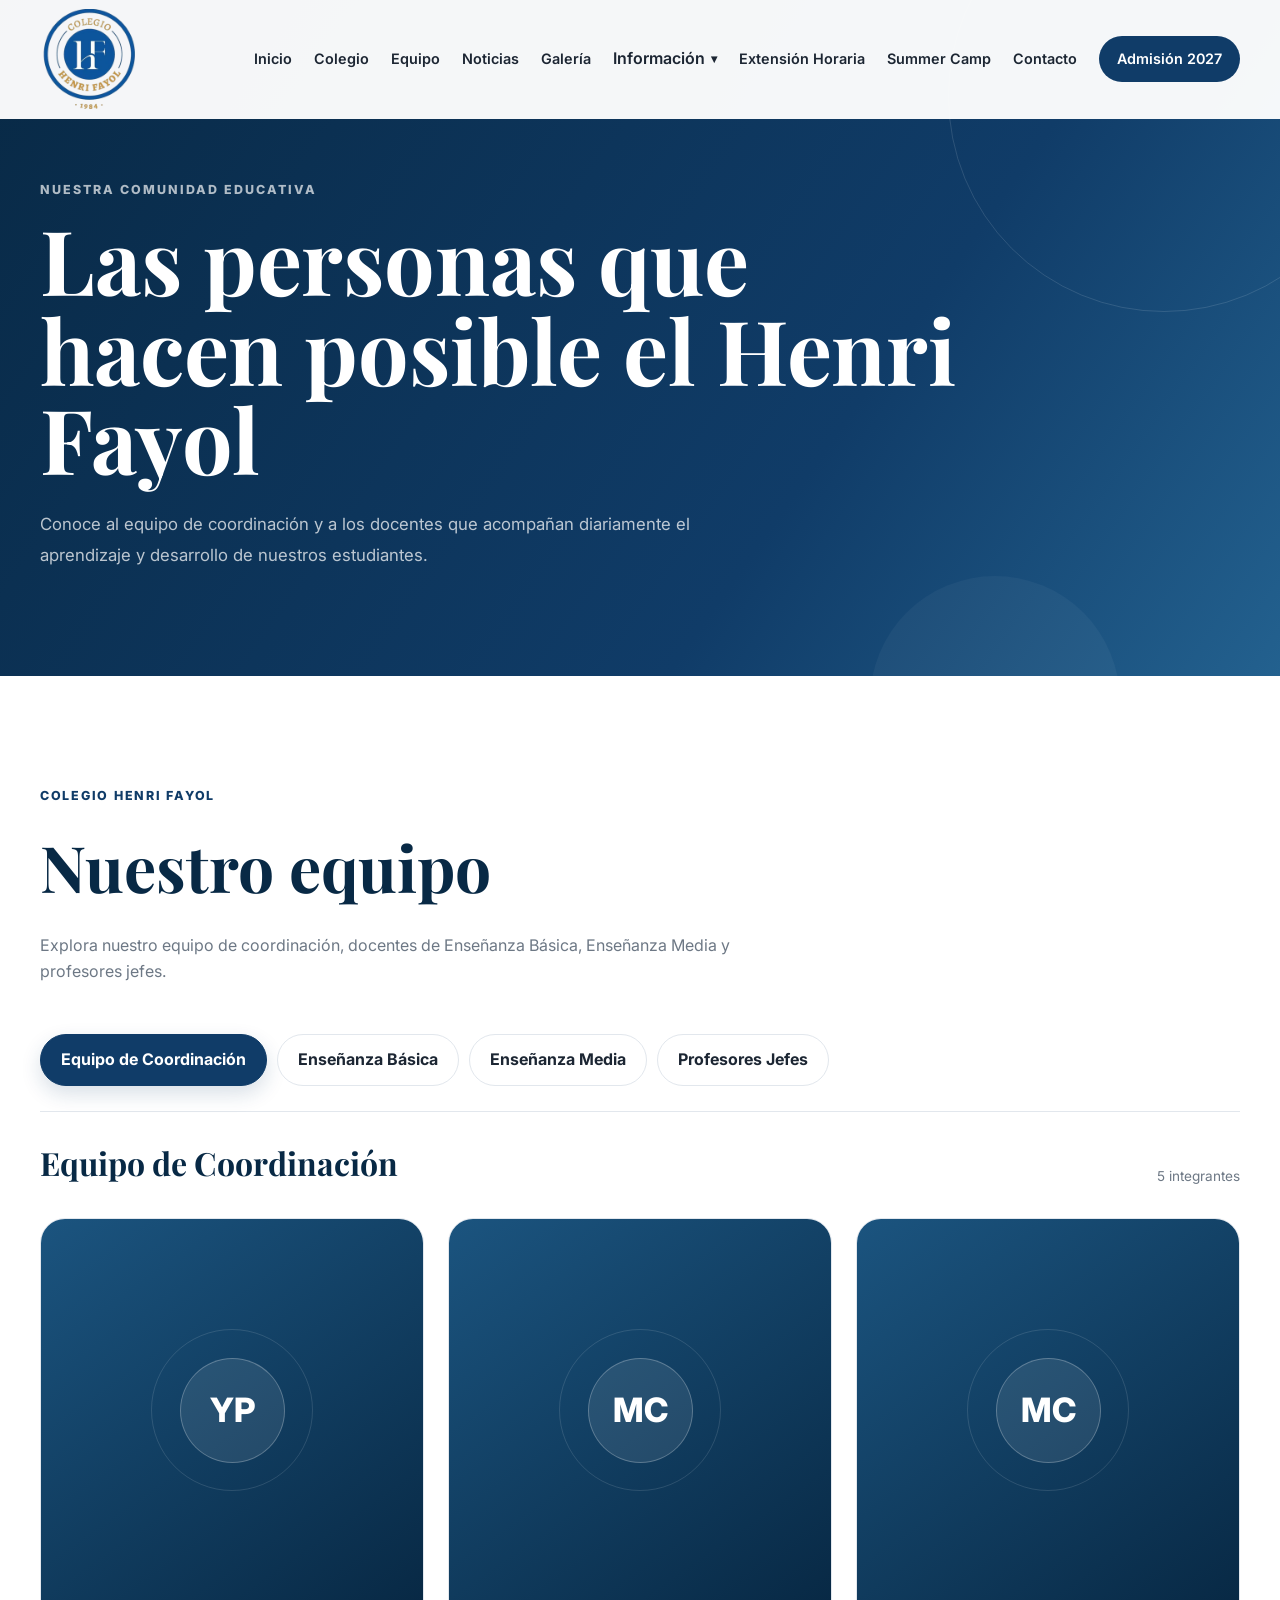
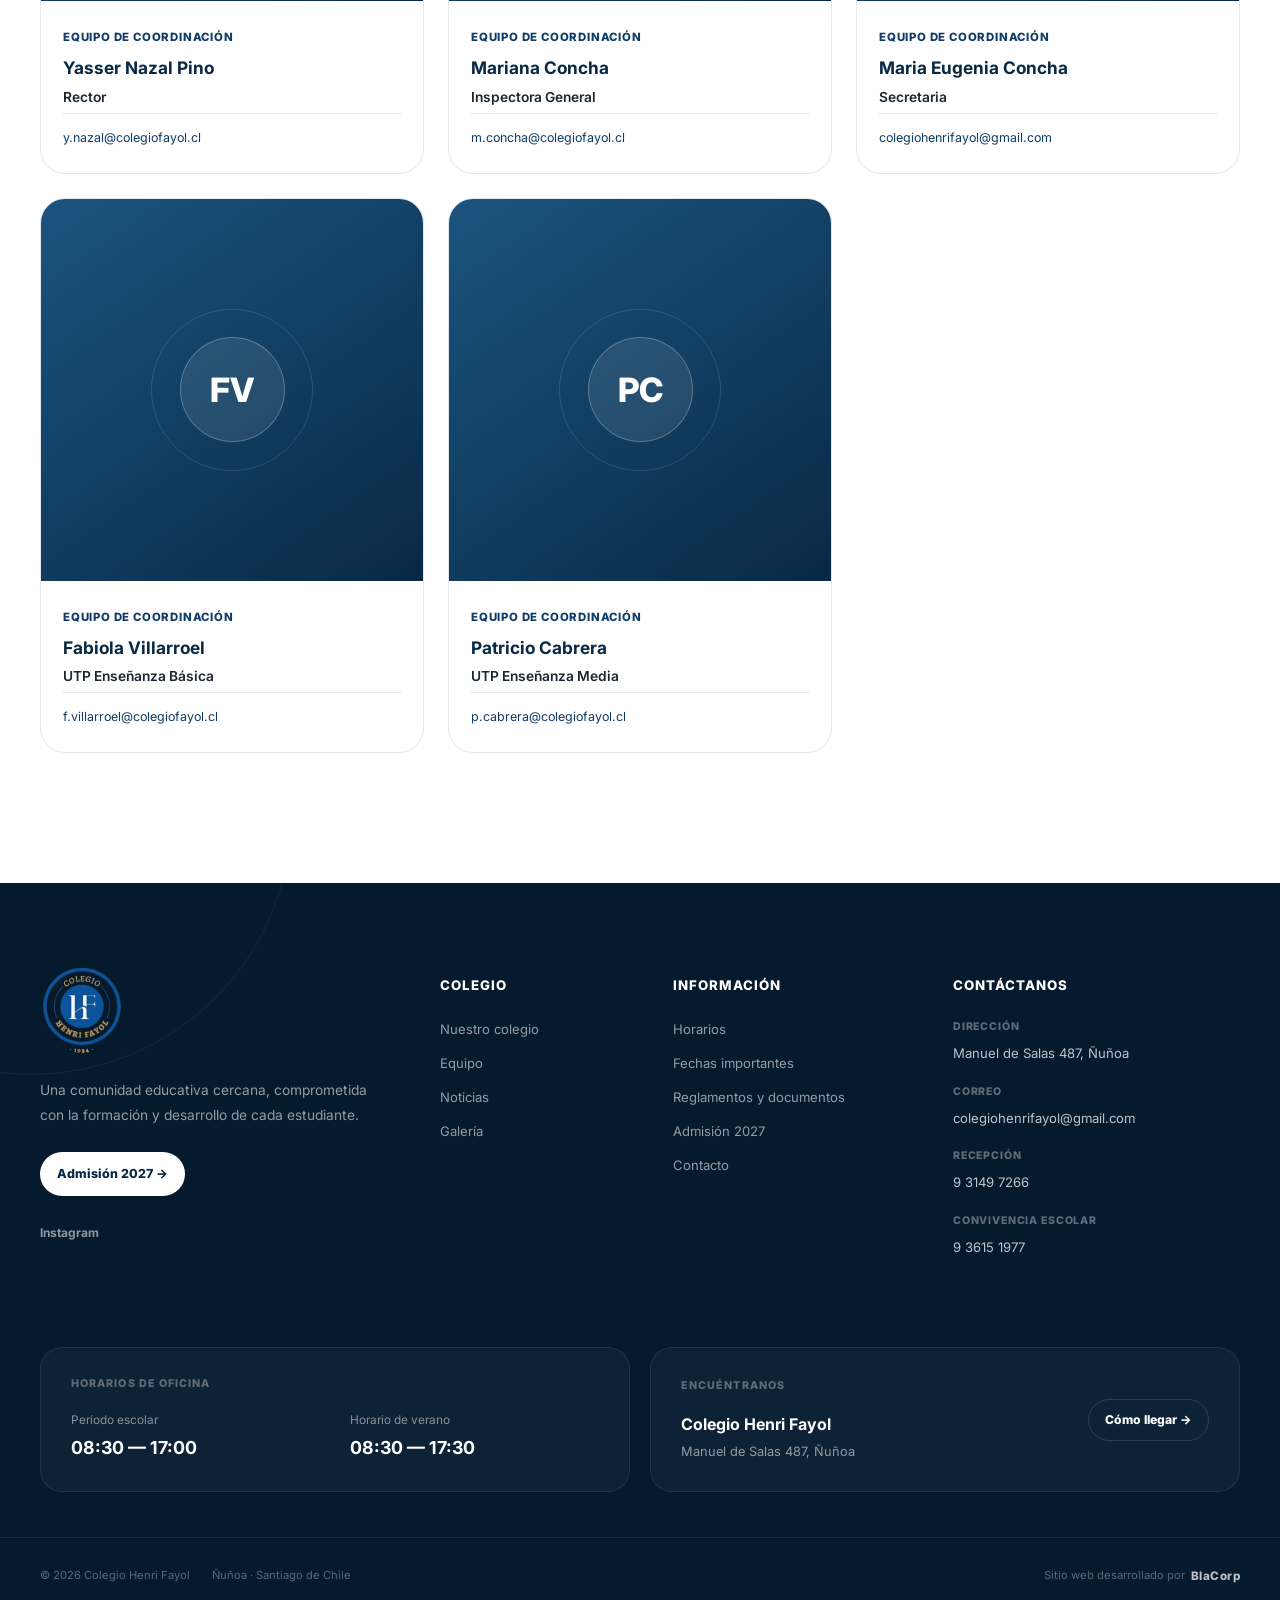
<file: equipo.html>
<!DOCTYPE html>

<html lang="es">

<head>

  <meta charset="UTF-8">

  <meta
    name="viewport"
    content="width=device-width, initial-scale=1.0"
  >

  <meta
    name="description"
    content="Equipo directivo y docente del Colegio Henri Fayol"
  >

  <title>
    Nuestro Equipo | Colegio Henri Fayol
  </title>

  <link
  rel="icon"
  type="image/png"
  href="assets/logo/logo.png"
>

  <link
    rel="stylesheet"
    href="css/global.css"
  >

  <link
    rel="stylesheet"
    href="css/header.css"
  >

  <link
    rel="stylesheet"
    href="css/footer.css"
  >

  <link
    rel="stylesheet"
    href="css/equipo.css"
  >

</head>


<body>

  <div id="header-container"></div>


  <main>

    <!-- HERO -->

    <section class="team-hero">

      <div class="container">

        <span class="team-hero-label">
          Nuestra comunidad educativa
        </span>

        <h1>
          Las personas que hacen posible
          el Henri Fayol
        </h1>

        <p>
          Conoce al equipo de coordinación
          y a los docentes que acompañan
          diariamente el aprendizaje y
          desarrollo de nuestros estudiantes.
        </p>

      </div>

    </section>


    <!-- CONTENIDO -->

    <section class="team-section">

      <div class="container">

        <header class="team-intro">

          <span>
            Colegio Henri Fayol
          </span>

          <h2>
            Nuestro equipo
          </h2>

          <p>
            Explora nuestro equipo de coordinación,
            docentes de Enseñanza Básica,
            Enseñanza Media y profesores jefes.
          </p>

        </header>


        <!-- TABS -->

        <div
          class="team-tabs"
          id="team-tabs"
        ></div>


        <!-- FILTROS JEFATURA -->

        <div
          class="course-filter"
          id="course-filter"
        ></div>


        <!-- ENCABEZADO DE RESULTADOS -->

        <div
          class="team-results-header"
          id="team-results-header"
        ></div>


        <!-- PERSONAS -->

        <div
          class="team-grid"
          id="team-grid"
        ></div>

      </div>

    </section>

  </main>


  <div id="footer-container"></div>


  <script src="js/header.js"></script>
  <script src="js/main.js"></script>
  <script src="js/equipo.js"></script>

</body>

</html>
</file>
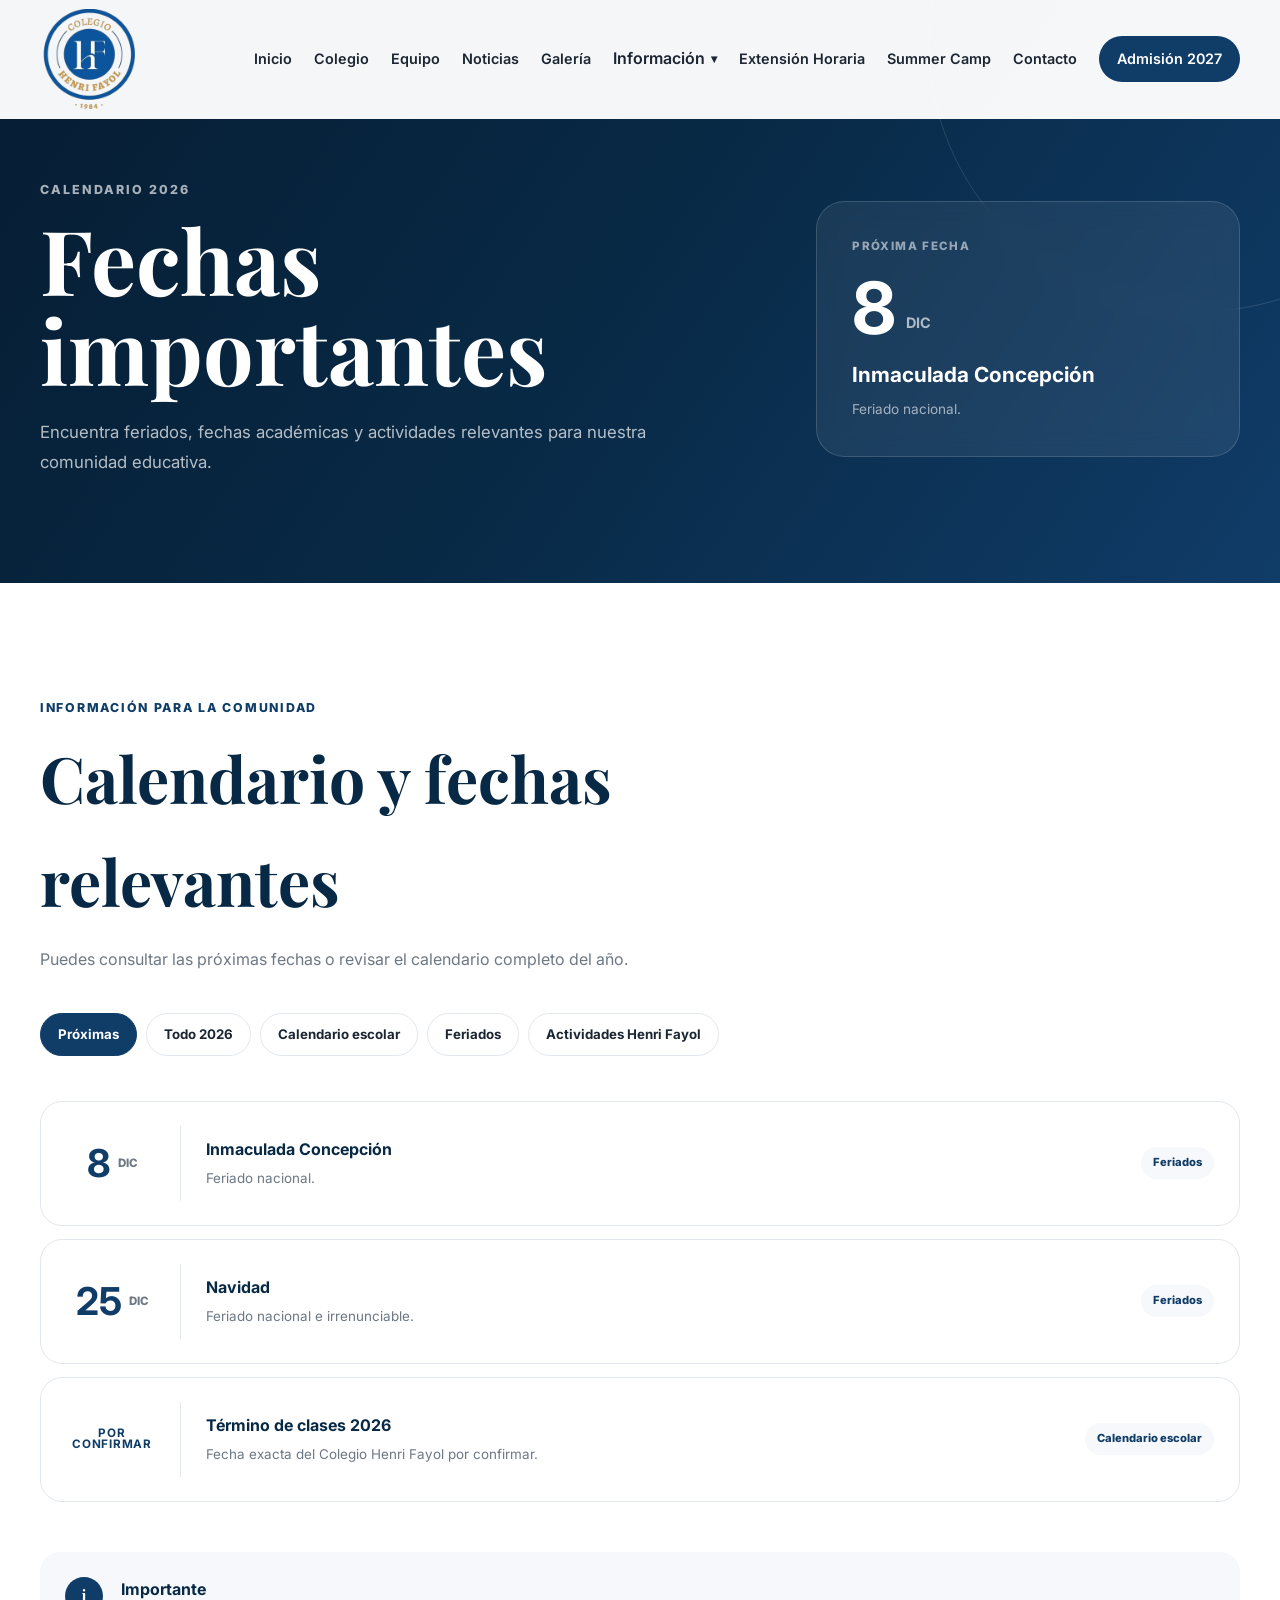
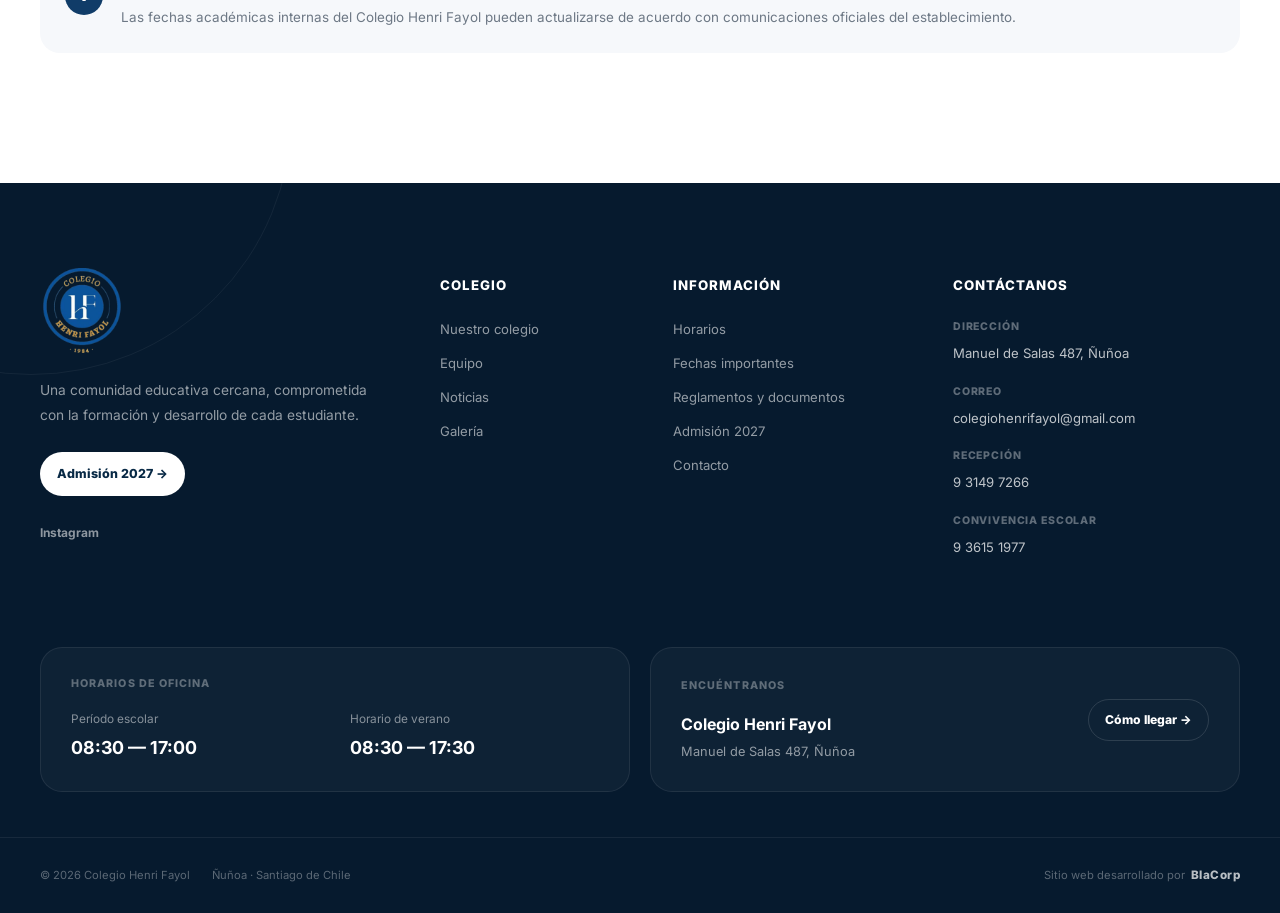
<file: fechas.html>
<!DOCTYPE html>

<html lang="es">

<head>

  <meta charset="UTF-8">

  <meta
    name="viewport"
    content="width=device-width, initial-scale=1.0"
  >

  <meta
    name="description"
    content="Fechas importantes y calendario escolar del Colegio Henri Fayol"
  >

  <title>
    Fechas importantes | Colegio Henri Fayol
  </title>

  <link
  rel="icon"
  type="image/png"
  href="assets/logo/logo.png"
>


  <link
    rel="stylesheet"
    href="css/global.css"
  >

  <link
    rel="stylesheet"
    href="css/header.css"
  >

  <link
    rel="stylesheet"
    href="css/footer.css"
  >

  <link
    rel="stylesheet"
    href="css/fechas.css"
  >

</head>


<body>

  <div id="header-container"></div>


  <main>

    <!-- HERO -->

    <section class="dates-hero">

      <div class="container">

        <div class="dates-hero-grid">

          <div class="dates-hero-content">

            <span>
              Calendario 2026
            </span>


            <h1>
              Fechas importantes
            </h1>


            <p>
              Encuentra feriados,
              fechas académicas y
              actividades relevantes
              para nuestra comunidad educativa.
            </p>

          </div>


          <!-- PRÓXIMA FECHA -->

          <div
            class="next-date-card"
            id="next-date-card"
          >

            <span class="next-date-label">
              Próxima fecha
            </span>


            <div
              id="next-date-content"
            >
              Cargando...
            </div>

          </div>

        </div>

      </div>

    </section>


    <!-- FECHAS -->

    <section class="dates-section">

      <div class="container">

        <header class="dates-intro">

          <div>

            <span>
              Información para la comunidad
            </span>


            <h2>
              Calendario y fechas relevantes
            </h2>


            <p>
              Puedes consultar las próximas
              fechas o revisar el calendario
              completo del año.
            </p>

          </div>

        </header>


        <!-- FILTROS -->

        <div
          class="dates-filters"
          id="dates-filters"
        >

          <button
            class="dates-filter active"
            data-filter="proximas"
          >
            Próximas
          </button>


          <button
            class="dates-filter"
            data-filter="todas"
          >
            Todo 2026
          </button>


          <button
            class="dates-filter"
            data-filter="Calendario escolar"
          >
            Calendario escolar
          </button>


          <button
            class="dates-filter"
            data-filter="Feriados"
          >
            Feriados
          </button>


          <button
            class="dates-filter"
            data-filter="Actividades Henri Fayol"
          >
            Actividades Henri Fayol
          </button>

        </div>


        <!-- RESULTADO -->

        <div
          class="dates-list"
          id="dates-list"
        ></div>


        <!-- NOTA -->

        <div class="dates-note">

          <div class="dates-note-icon">
            i
          </div>


          <div>

            <strong>
              Importante
            </strong>

            <p>
              Las fechas académicas internas
              del Colegio Henri Fayol pueden
              actualizarse de acuerdo con
              comunicaciones oficiales del establecimiento.
            </p>

          </div>

        </div>

      </div>

    </section>

  </main>


  <div id="footer-container"></div>


  <script src="js/header.js"></script>

  <script src="js/main.js"></script>

  <script src="js/fechas.js"></script>

</body>

</html>
</file>
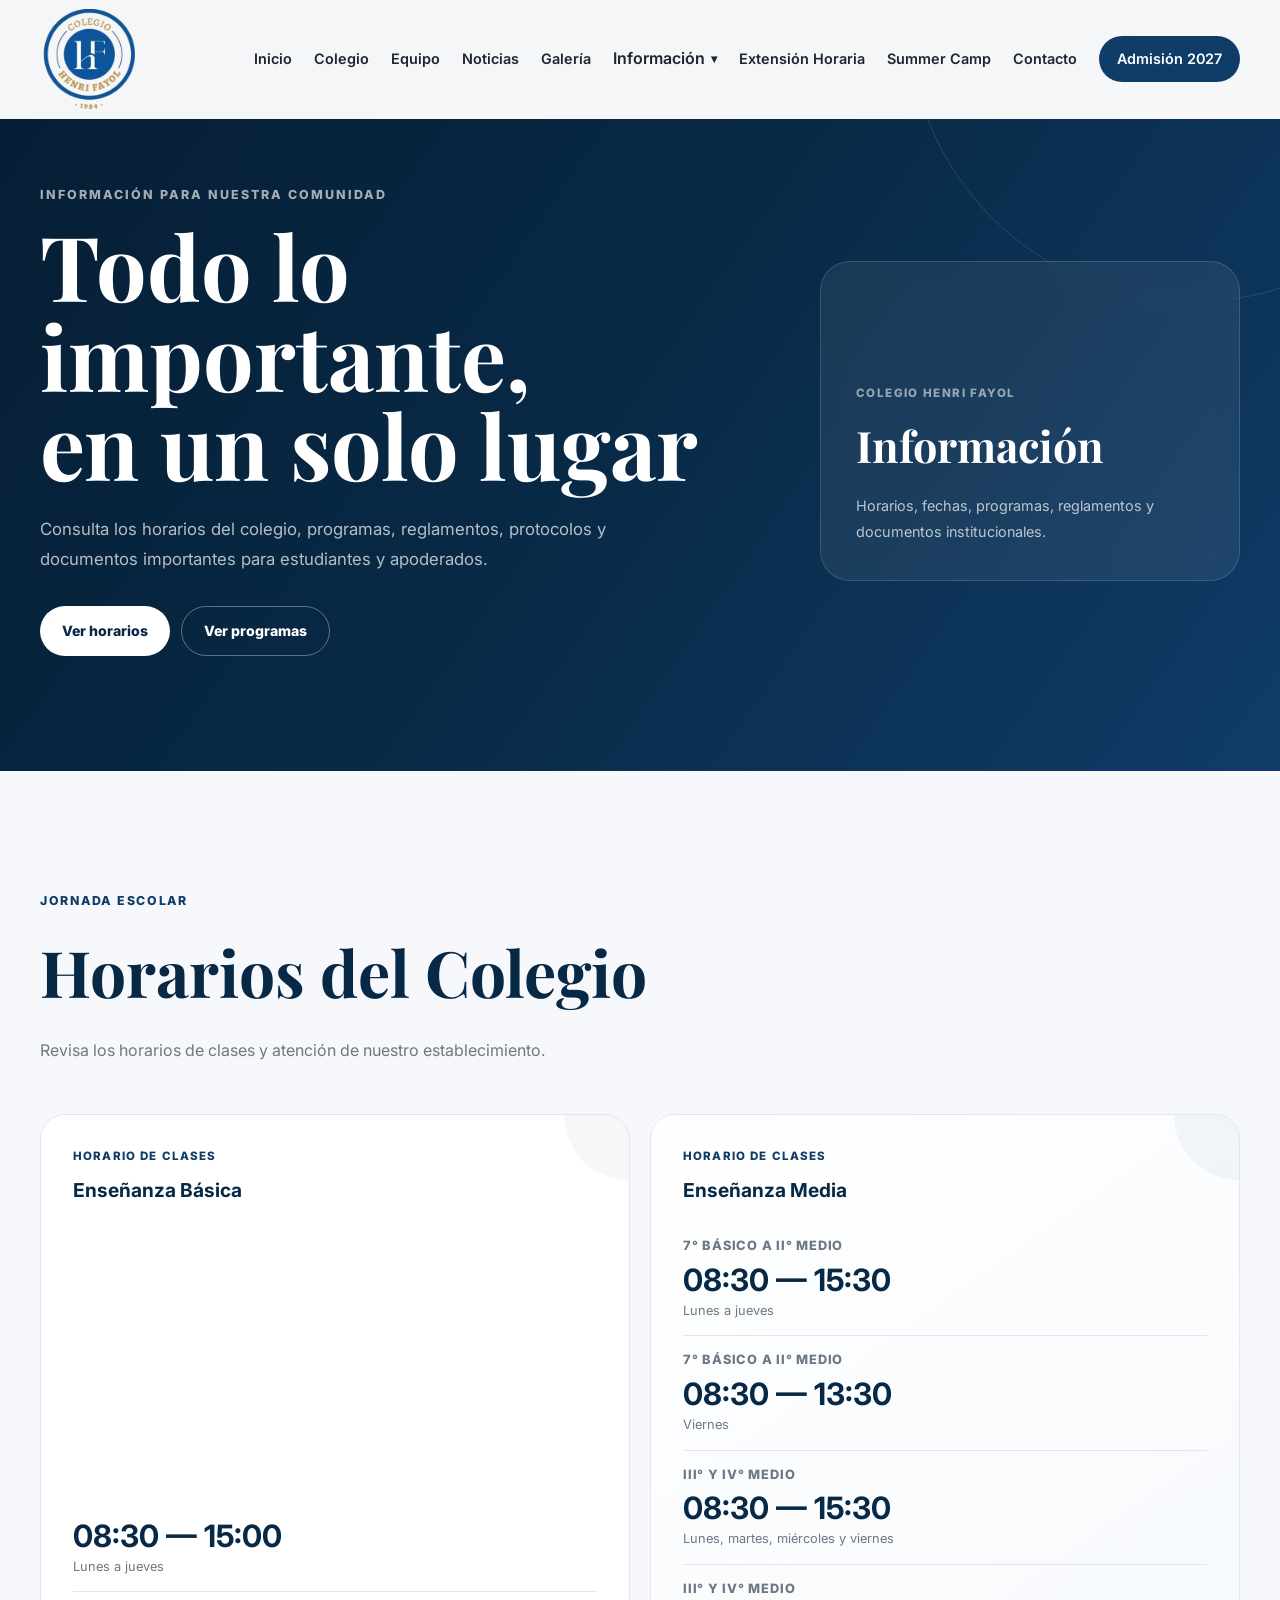
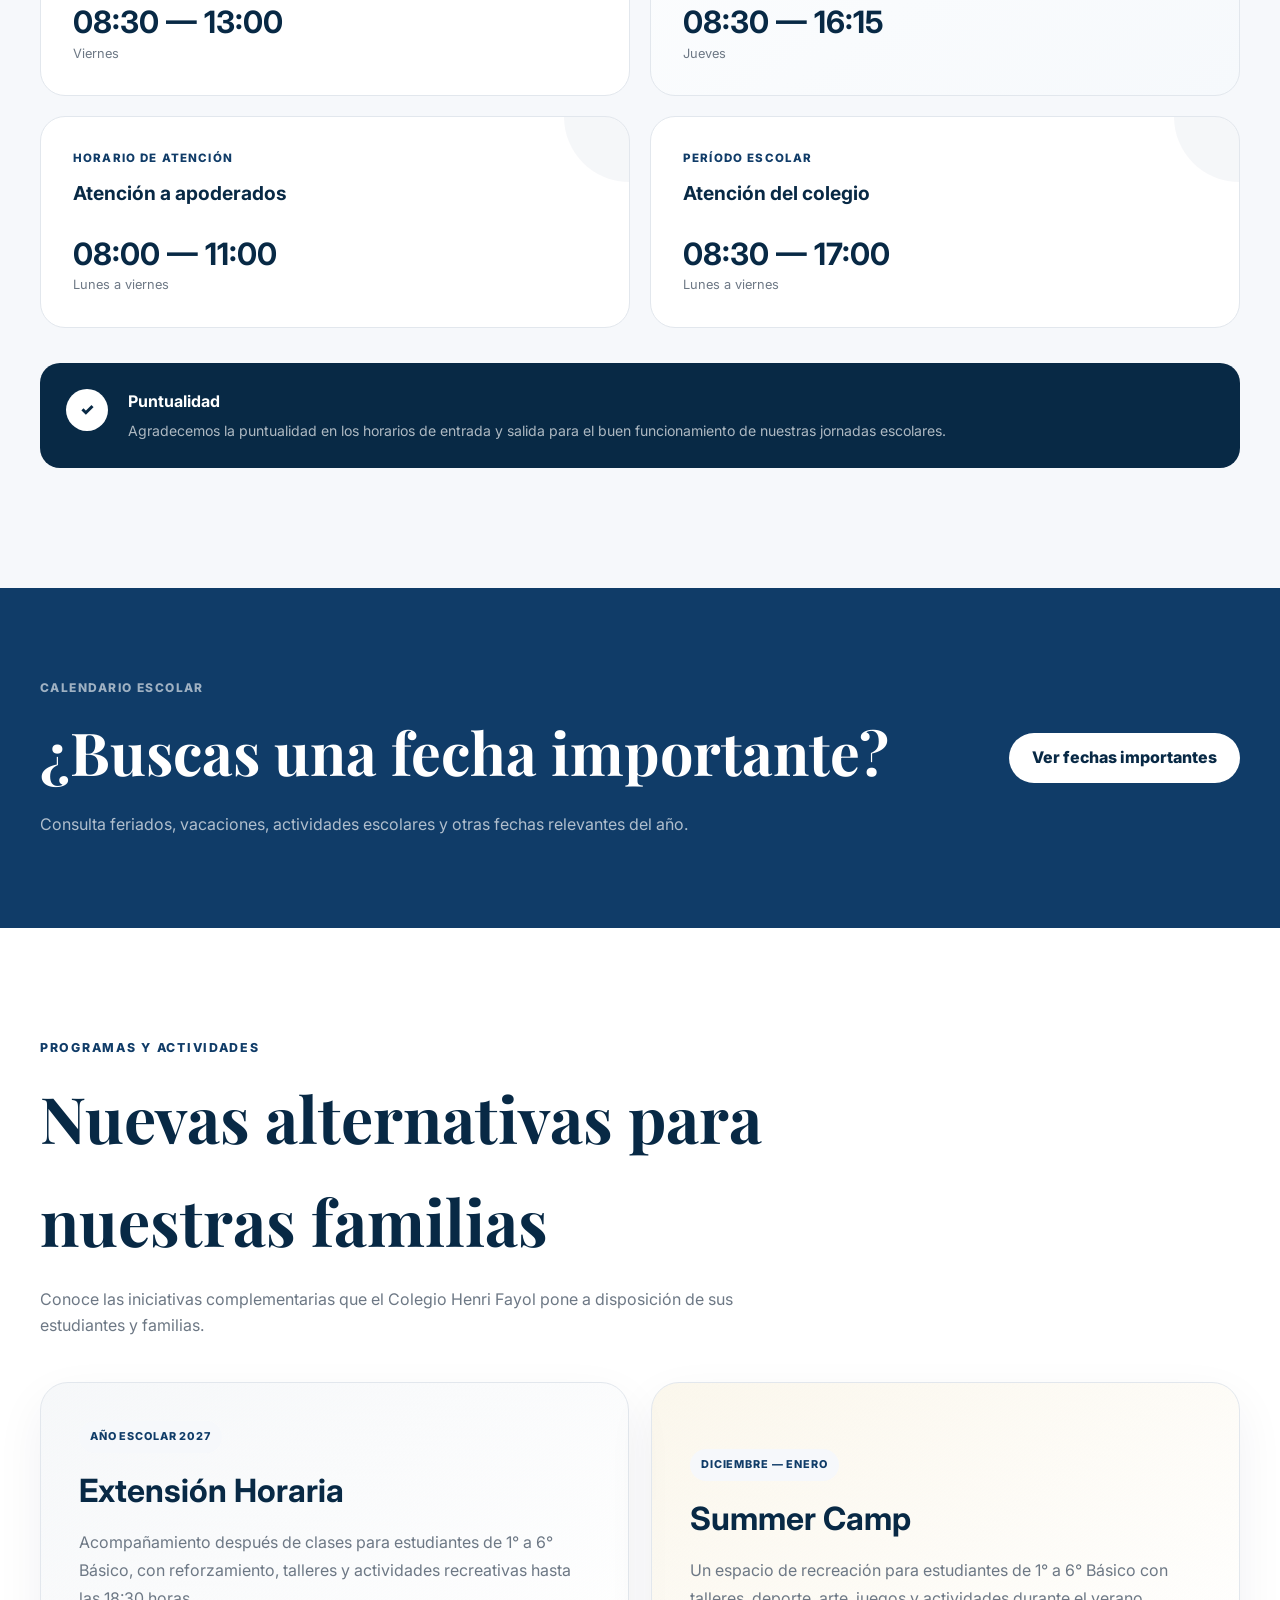
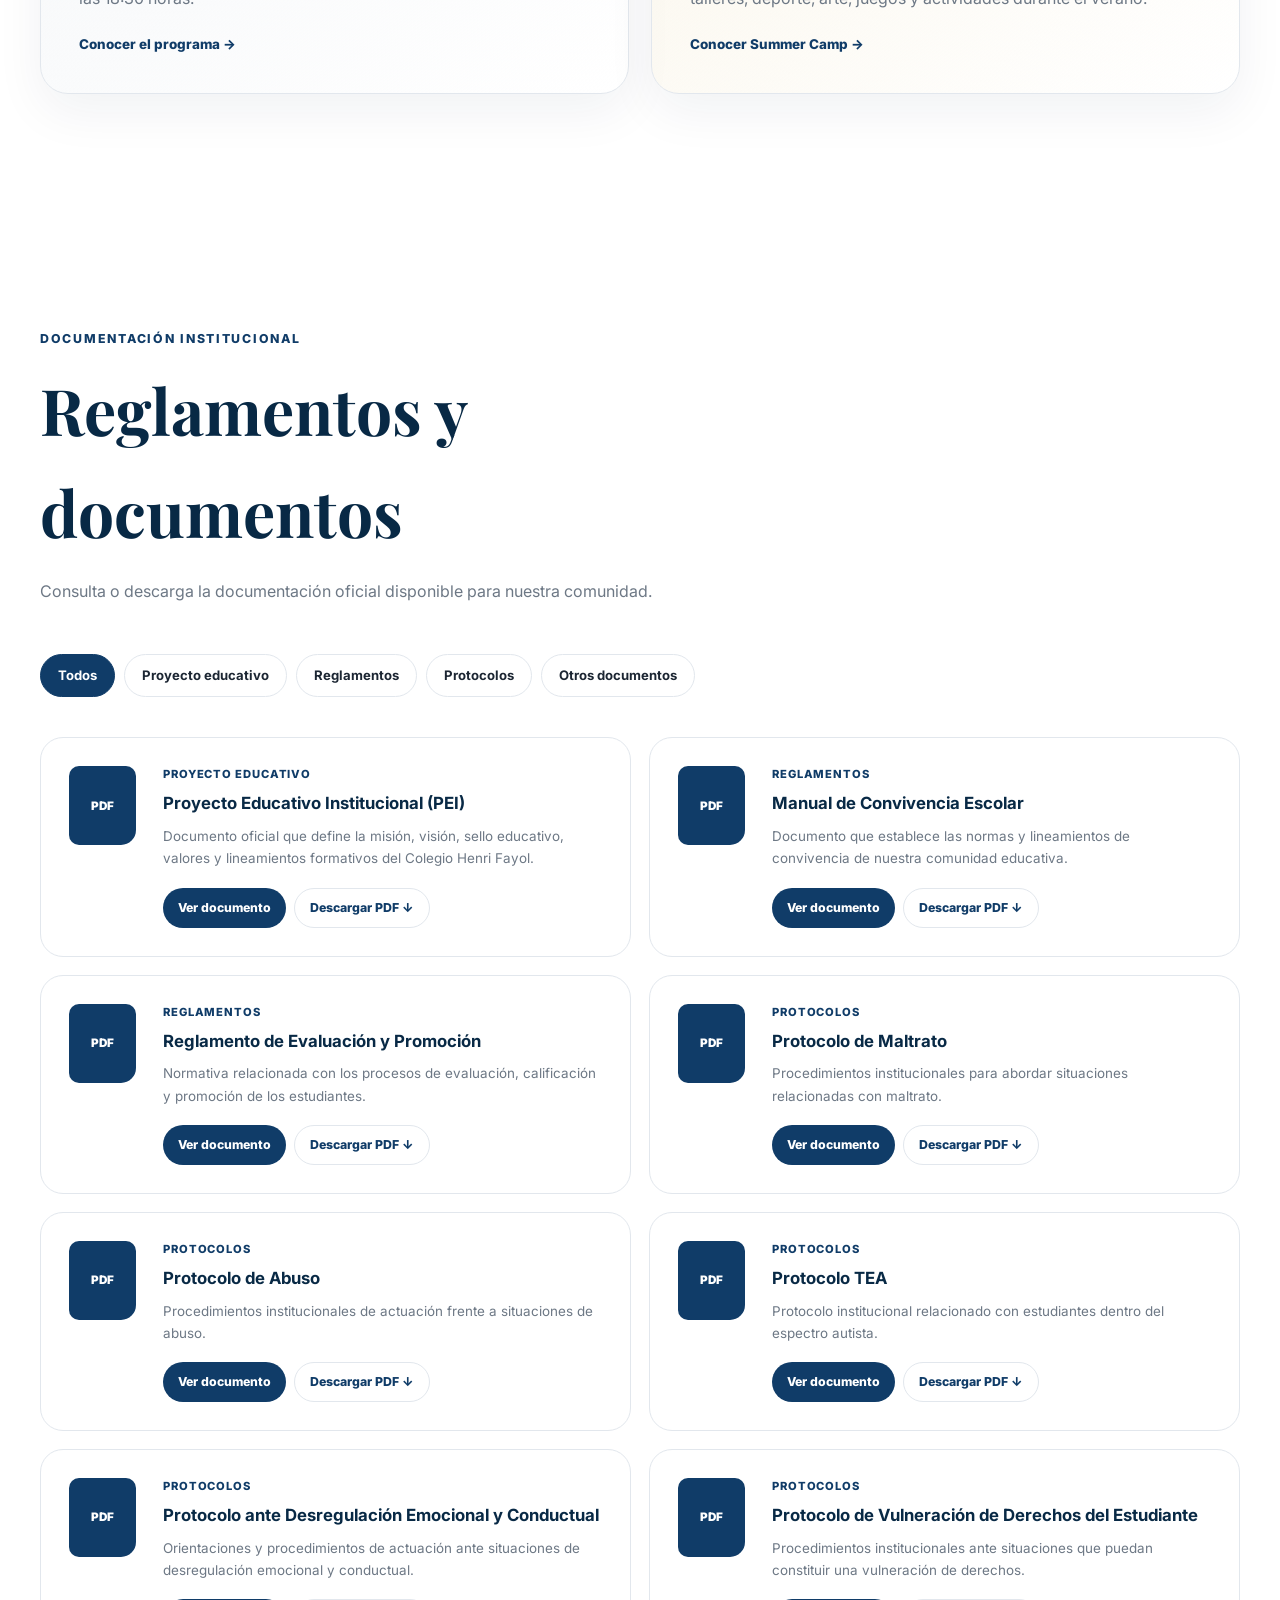
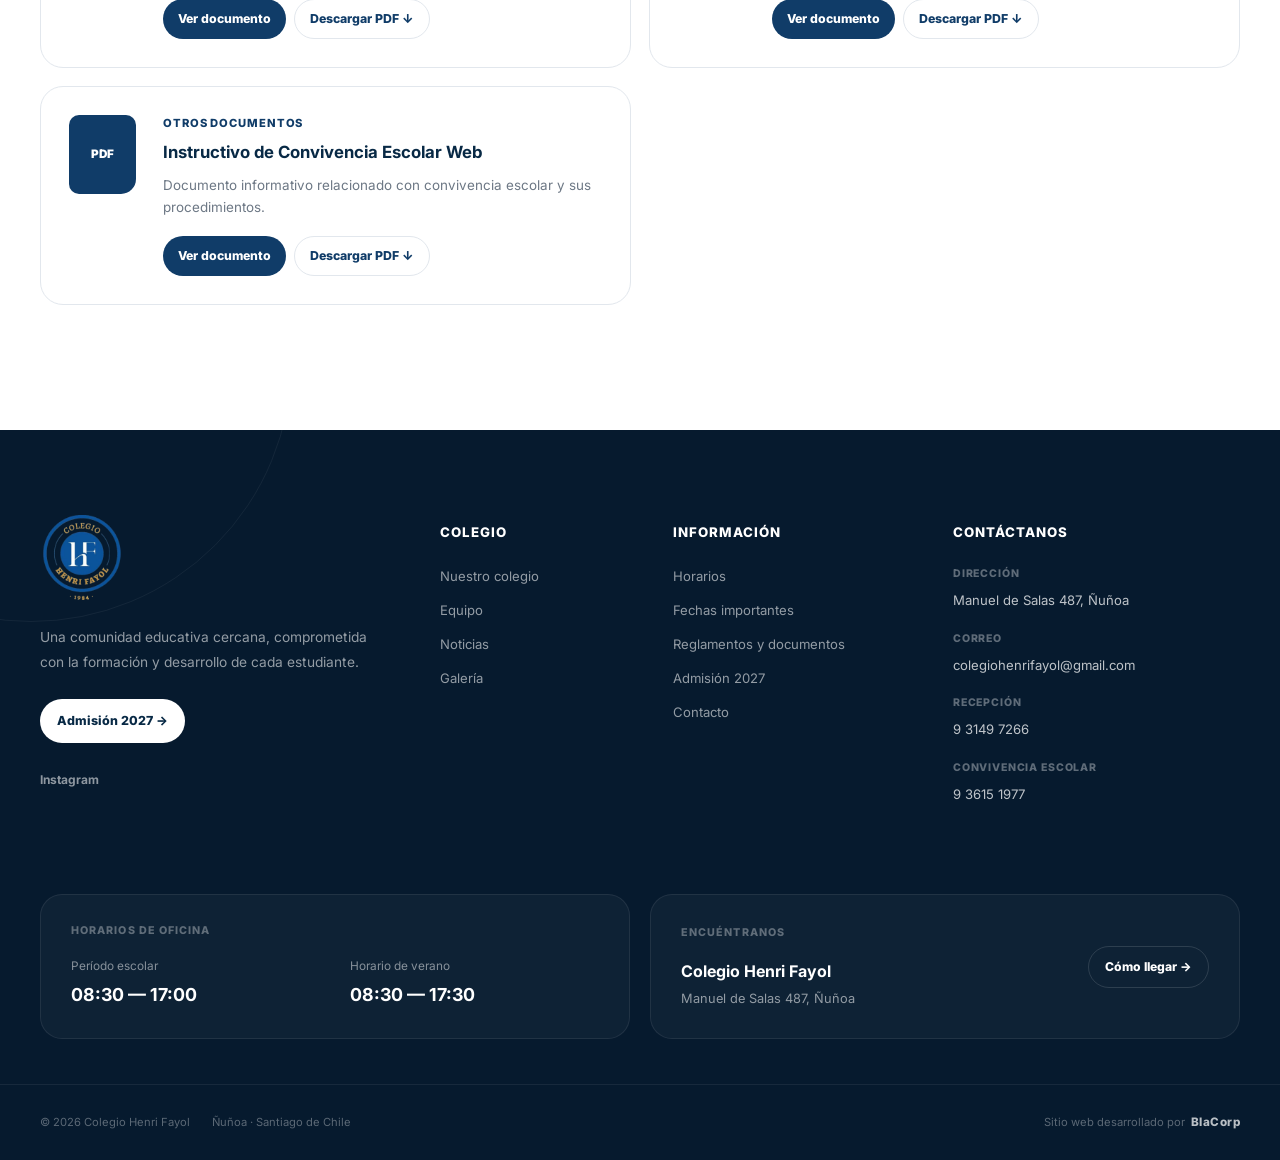
<file: informacion.html>
<!DOCTYPE html>
<html lang="es">
<head>
  <meta charset="UTF-8">
  <meta name="viewport" content="width=device-width, initial-scale=1.0">
  <meta name="description" content="Horarios, programas, reglamentos, protocolos y documentos del Colegio Henri Fayol">
  <title>Información | Colegio Henri Fayol</title>
  <link rel="icon" type="image/png" href="assets/logo/logo.png">
  <link rel="stylesheet" href="css/global.css">
  <link rel="stylesheet" href="css/header.css">
  <link rel="stylesheet" href="css/footer.css">
  <link rel="stylesheet" href="css/informacion.css">
  <link rel="stylesheet" href="css/programas-info.css">
</head>
<body>
  <div id="header-container"></div>
  <main>
    <section class="info-hero">
      <div class="container info-hero-container">
        <div>
          <span class="info-hero-label">Información para nuestra comunidad</span>
          <h1>Todo lo importante,<br>en un solo lugar</h1>
          <p>Consulta los horarios del colegio, programas, reglamentos, protocolos y documentos importantes para estudiantes y apoderados.</p>
          <div class="info-hero-actions">
            <a href="#horarios" class="info-button-primary">Ver horarios</a>
            <a href="#programas" class="info-button-secondary">Ver programas</a>
          </div>
        </div>
        <div class="info-hero-card">
          <span>Colegio Henri Fayol</span>
          <strong>Información</strong>
          <p>Horarios, fechas, programas, reglamentos y documentos institucionales.</p>
        </div>
      </div>
    </section>

    <section class="info-schedules" id="horarios">
      <div class="container">
        <header class="info-section-header">
          <span>Jornada escolar</span>
          <h2>Horarios del Colegio</h2>
          <p>Revisa los horarios de clases y atención de nuestro establecimiento.</p>
        </header>
        <div class="schedule-grid" id="schedule-grid"></div>
        <div class="punctuality-card">
          <div class="punctuality-icon">✓</div>
          <div>
            <strong>Puntualidad</strong>
            <p id="schedule-message"></p>
          </div>
        </div>
      </div>
    </section>

    <section class="info-calendar-cta">
      <div class="container info-calendar-grid">
        <div>
          <span>Calendario escolar</span>
          <h2>¿Buscas una fecha importante?</h2>
          <p>Consulta feriados, vacaciones, actividades escolares y otras fechas relevantes del año.</p>
        </div>
        <a href="fechas.html" class="info-calendar-button">Ver fechas importantes</a>
      </div>
    </section>

    <section class="info-programs" id="programas">
      <div class="container">
        <header class="info-section-header">
          <span>Programas y actividades</span>
          <h2>Nuevas alternativas para nuestras familias</h2>
          <p>Conoce las iniciativas complementarias que el Colegio Henri Fayol pone a disposición de sus estudiantes y familias.</p>
        </header>

        <div class="info-programs-grid">
          <article class="info-program-card">
            <span class="info-program-tag">Año escolar 2027</span>
            <h3>Extensión Horaria</h3>
            <p>Acompañamiento después de clases para estudiantes de 1° a 6° Básico, con reforzamiento, talleres y actividades recreativas hasta las 18:30 horas.</p>
            <a href="programas.html#extension-horaria">Conocer el programa →</a>
          </article>

          <article class="info-program-card info-program-card-summer">
            <span class="info-program-tag">Diciembre — Enero</span>
            <h3>Summer Camp</h3>
            <p>Un espacio de recreación para estudiantes de 1° a 6° Básico con talleres, deporte, arte, juegos y actividades durante el verano.</p>
            <a href="summer-camp.html">Conocer Summer Camp →</a>
          </article>
        </div>
      </div>
    </section>

    <section class="info-documents" id="documentos">
      <div class="container">
        <header class="info-section-header">
          <span>Documentación institucional</span>
          <h2>Reglamentos y documentos</h2>
          <p>Consulta o descarga la documentación oficial disponible para nuestra comunidad.</p>
        </header>
        <div class="document-filters" id="document-filters"></div>
        <div class="info-documents-grid" id="info-documents-grid"></div>
      </div>
    </section>
  </main>

  <div id="footer-container"></div>

  <div class="info-pdf-modal" id="info-pdf-modal" aria-hidden="true">
    <div class="info-pdf-background" id="info-pdf-background"></div>
    <div class="info-pdf-window">
      <header class="info-pdf-header">
        <div>
          <span>Colegio Henri Fayol</span>
          <h3 id="info-pdf-title">Documento</h3>
        </div>
        <div class="info-pdf-actions">
          <a href="#" target="_blank" id="info-pdf-new-tab">Abrir en otra pestaña</a>
          <button type="button" id="info-pdf-close" aria-label="Cerrar documento">×</button>
        </div>
      </header>
      <div class="info-pdf-body">
        <iframe id="info-pdf-viewer" title="Documento PDF"></iframe>
      </div>
    </div>
  </div>

  <script src="js/header.js"></script>
  <script src="js/main.js"></script>
  <script src="js/informacion.js"></script>
</body>
</html>
</file>
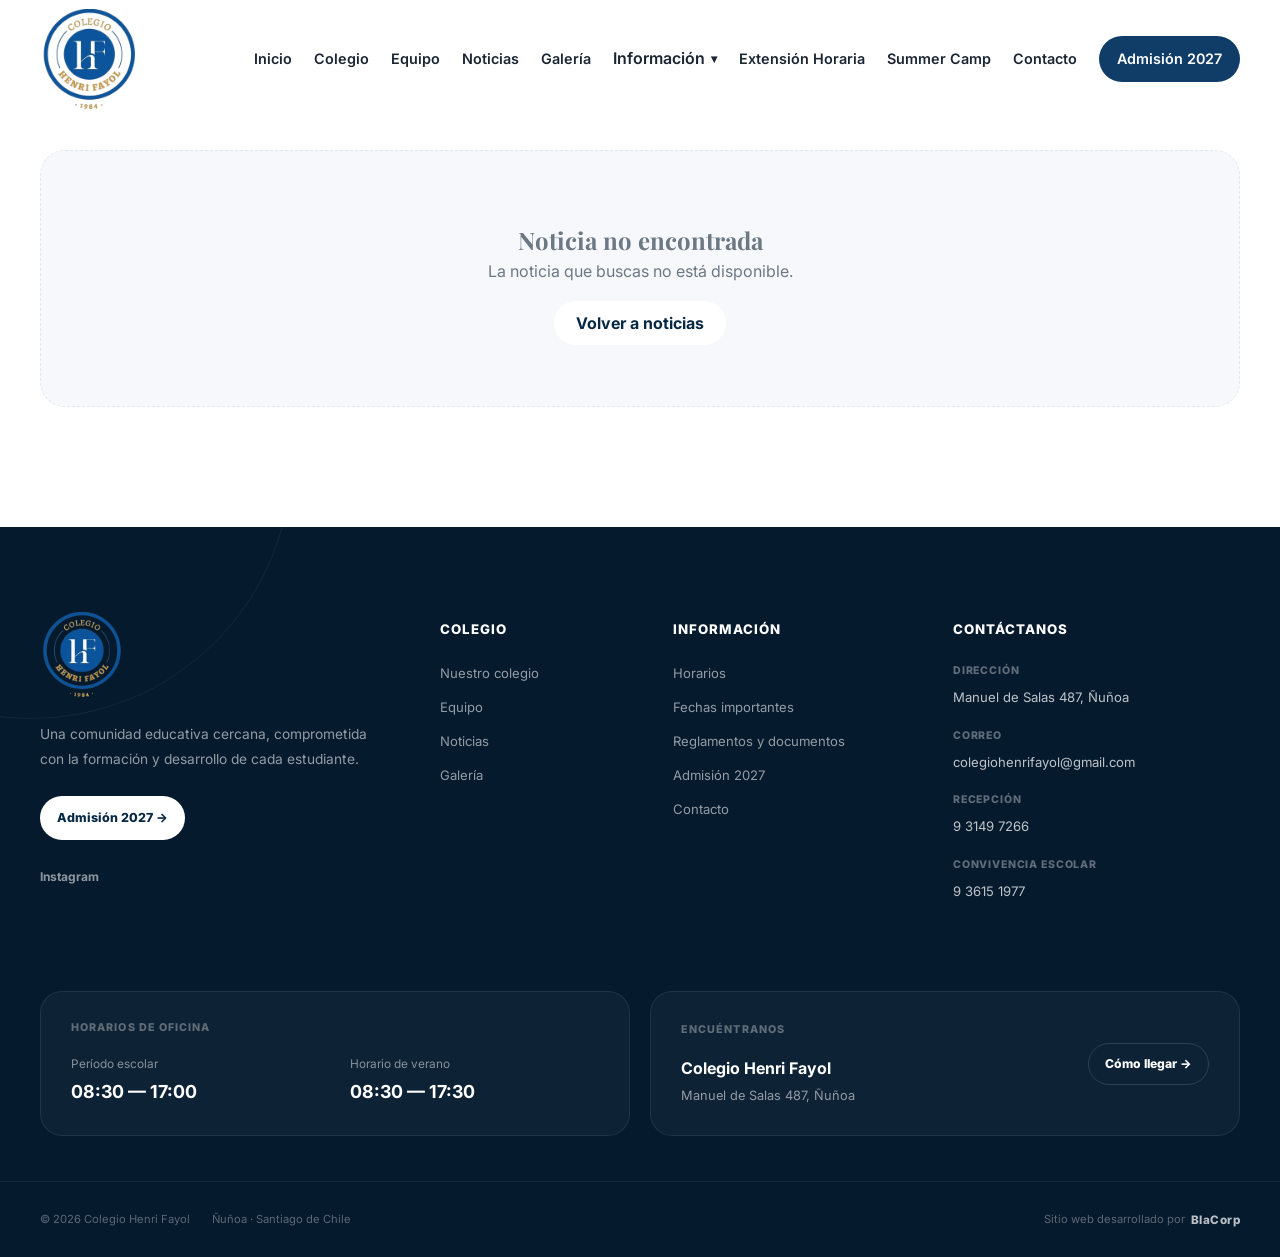
<file: noticia.html>
<!DOCTYPE html>

<html lang="es">

<head>

  <meta charset="UTF-8">

  <meta
    name="viewport"
    content="width=device-width, initial-scale=1.0"
  >

  <title>
    Noticia | Colegio Henri Fayol
  </title>

<link
  rel="icon"
  type="image/png"
  href="assets/logo/logo.png"
>

  <link
    rel="stylesheet"
    href="css/global.css"
  >

  <link
    rel="stylesheet"
    href="css/header.css"
  >

  <link
    rel="stylesheet"
    href="css/footer.css"
  >

  <link
    rel="stylesheet"
    href="css/noticias.css"
  >

</head>


<body>

  <div id="header-container"></div>


  <main
    class="article-page"
  >

    <div class="container">

      <article id="article-container">

        <div class="news-empty">
          Cargando noticia...
        </div>

      </article>

    </div>

  </main>


  <div id="footer-container"></div>


  <script src="js/header.js"></script>

  <script src="js/main.js"></script>

  <script src="js/noticia.js"></script>

</body>

</html>
</file>
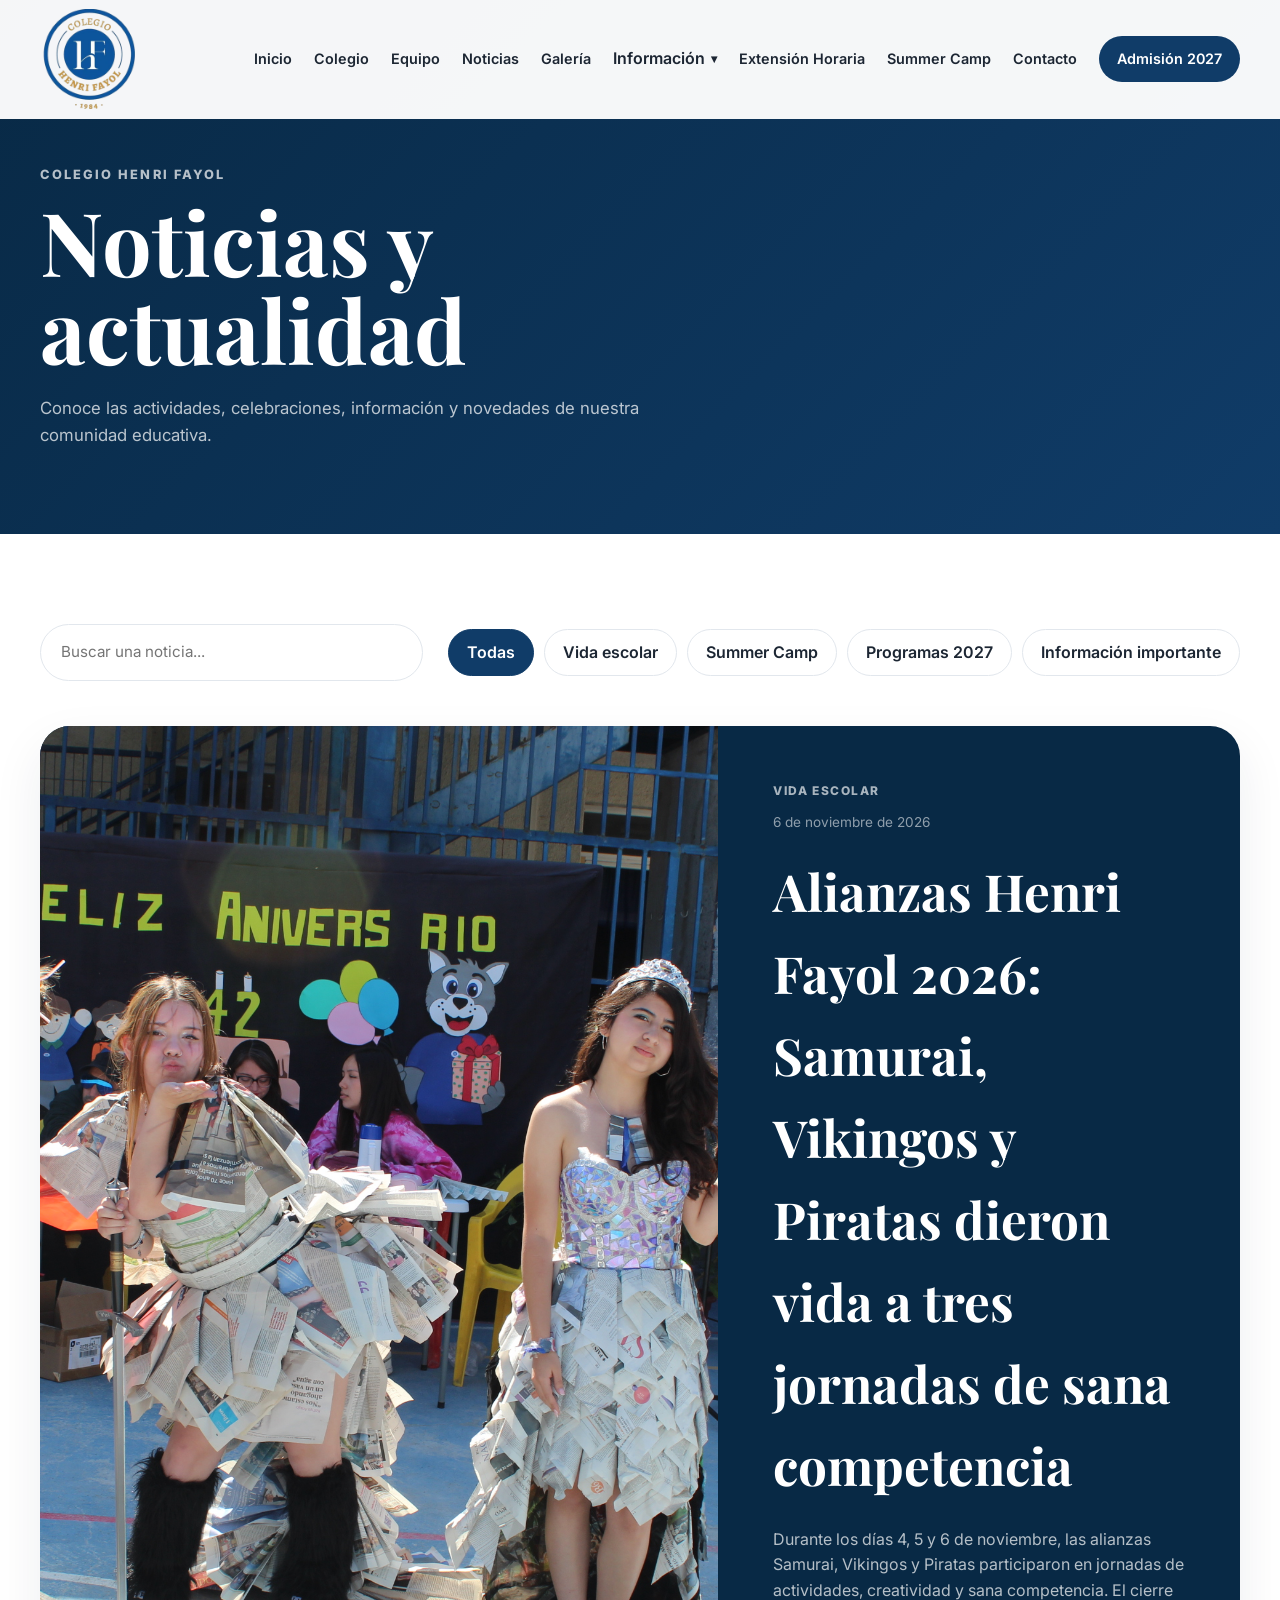
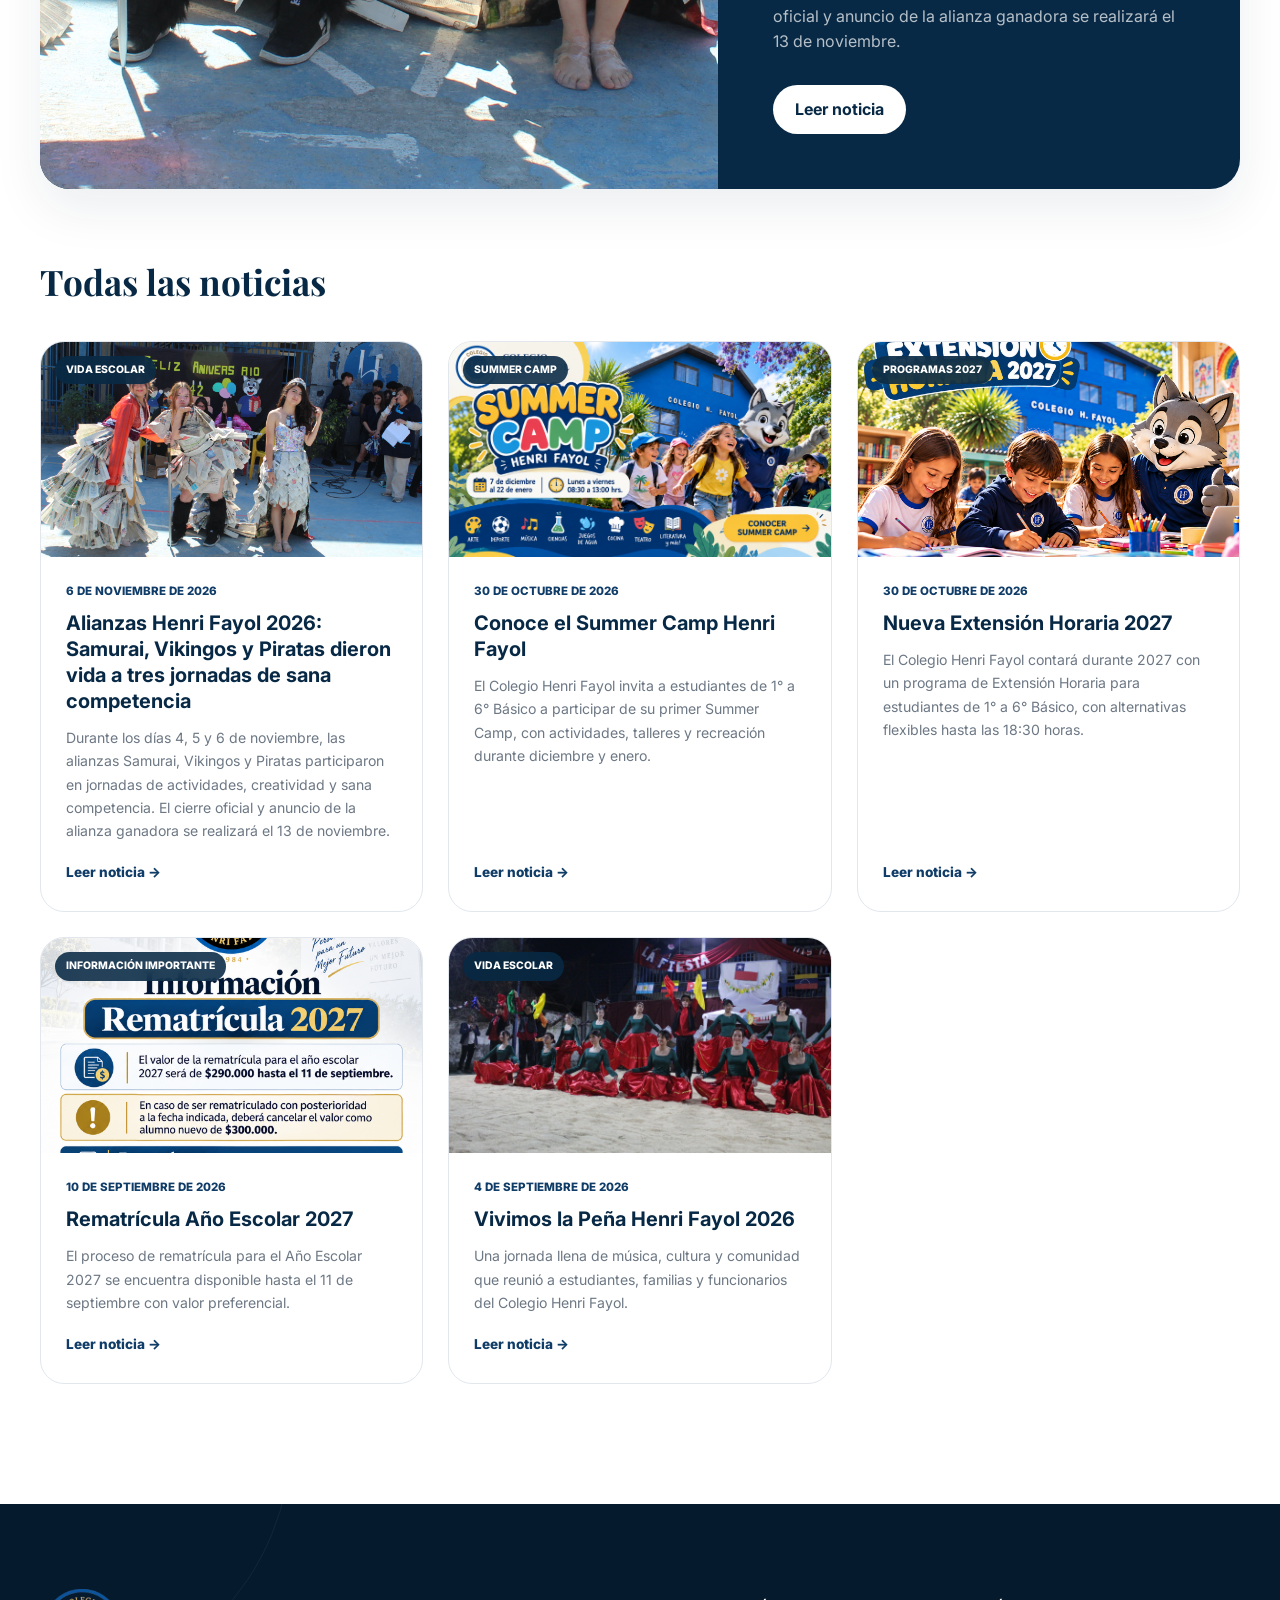
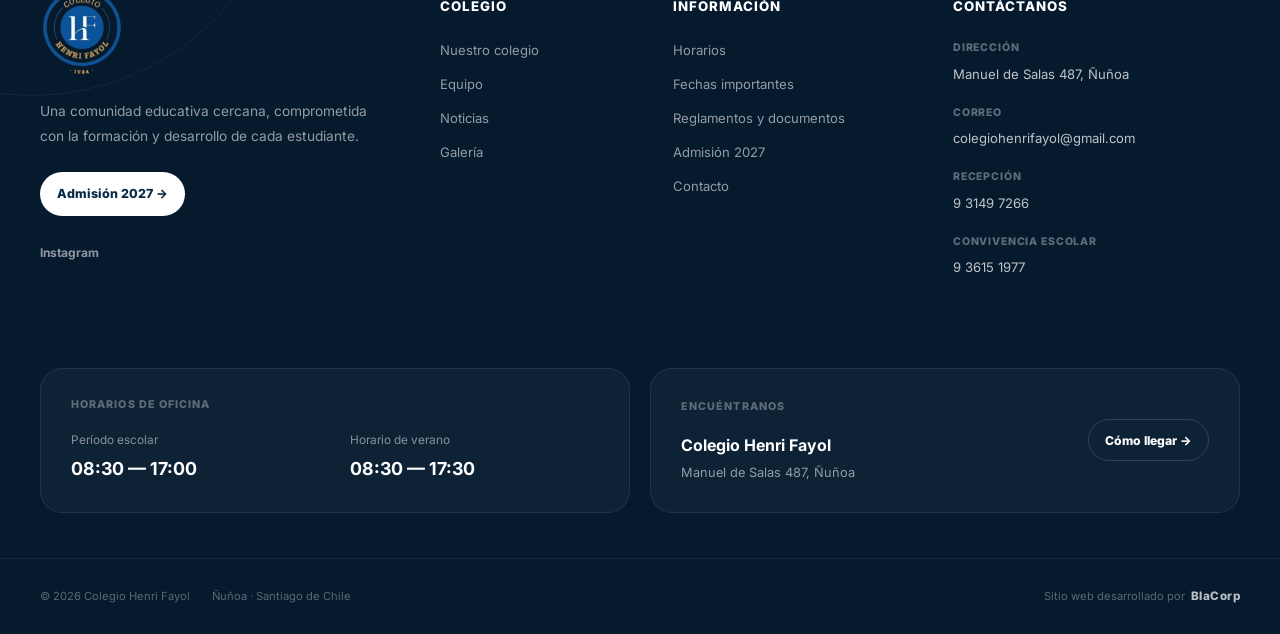
<file: noticias.html>
<!DOCTYPE html>

<html lang="es">

<head>

  <meta charset="UTF-8">

  <meta
    name="viewport"
    content="width=device-width, initial-scale=1.0"
  >

  <meta
    name="description"
    content="Noticias del Colegio Henri Fayol"
  >

  <title>
    Noticias | Colegio Henri Fayol
  </title>

  <link
  rel="icon"
  type="image/png"
  href="assets/logo/logo.png"
>

  <link
    rel="stylesheet"
    href="css/global.css"
  >

  <link
    rel="stylesheet"
    href="css/header.css"
  >

  <link
    rel="stylesheet"
    href="css/footer.css"
  >

  <link
    rel="stylesheet"
    href="css/noticias.css"
  >

</head>


<body>

  <div id="header-container"></div>


  <main>

    <section class="news-page-hero">

      <div class="container">

        <span>
          Colegio Henri Fayol
        </span>

        <h1>
          Noticias y actualidad
        </h1>

        <p>
          Conoce las actividades,
          celebraciones, información
          y novedades de nuestra
          comunidad educativa.
        </p>

      </div>

    </section>


    <section class="news-page-content">

      <div class="container">

        <div class="news-controls">

          <div class="news-search">

            <input
              type="search"
              id="news-search-input"
              placeholder="Buscar una noticia..."
              aria-label="Buscar noticias"
            >

          </div>


          <div
            class="news-categories"
            id="news-categories"
          ></div>

        </div>


        <div
          id="featured-news"
        ></div>


        <h2 class="all-news-title">
          Todas las noticias
        </h2>


        <div
          class="news-page-grid"
          id="news-page-grid"
        ></div>


        <div
          class="load-more-wrapper"
          id="load-more-wrapper"
        >

          <button
            class="load-more-button"
            id="load-more-button"
          >
            Ver más noticias
          </button>

        </div>

      </div>

    </section>

  </main>


  <div id="footer-container"></div>


  <script src="js/header.js"></script>

  <script src="js/main.js"></script>

  <script src="js/noticias.js"></script>

</body>

</html>
</file>
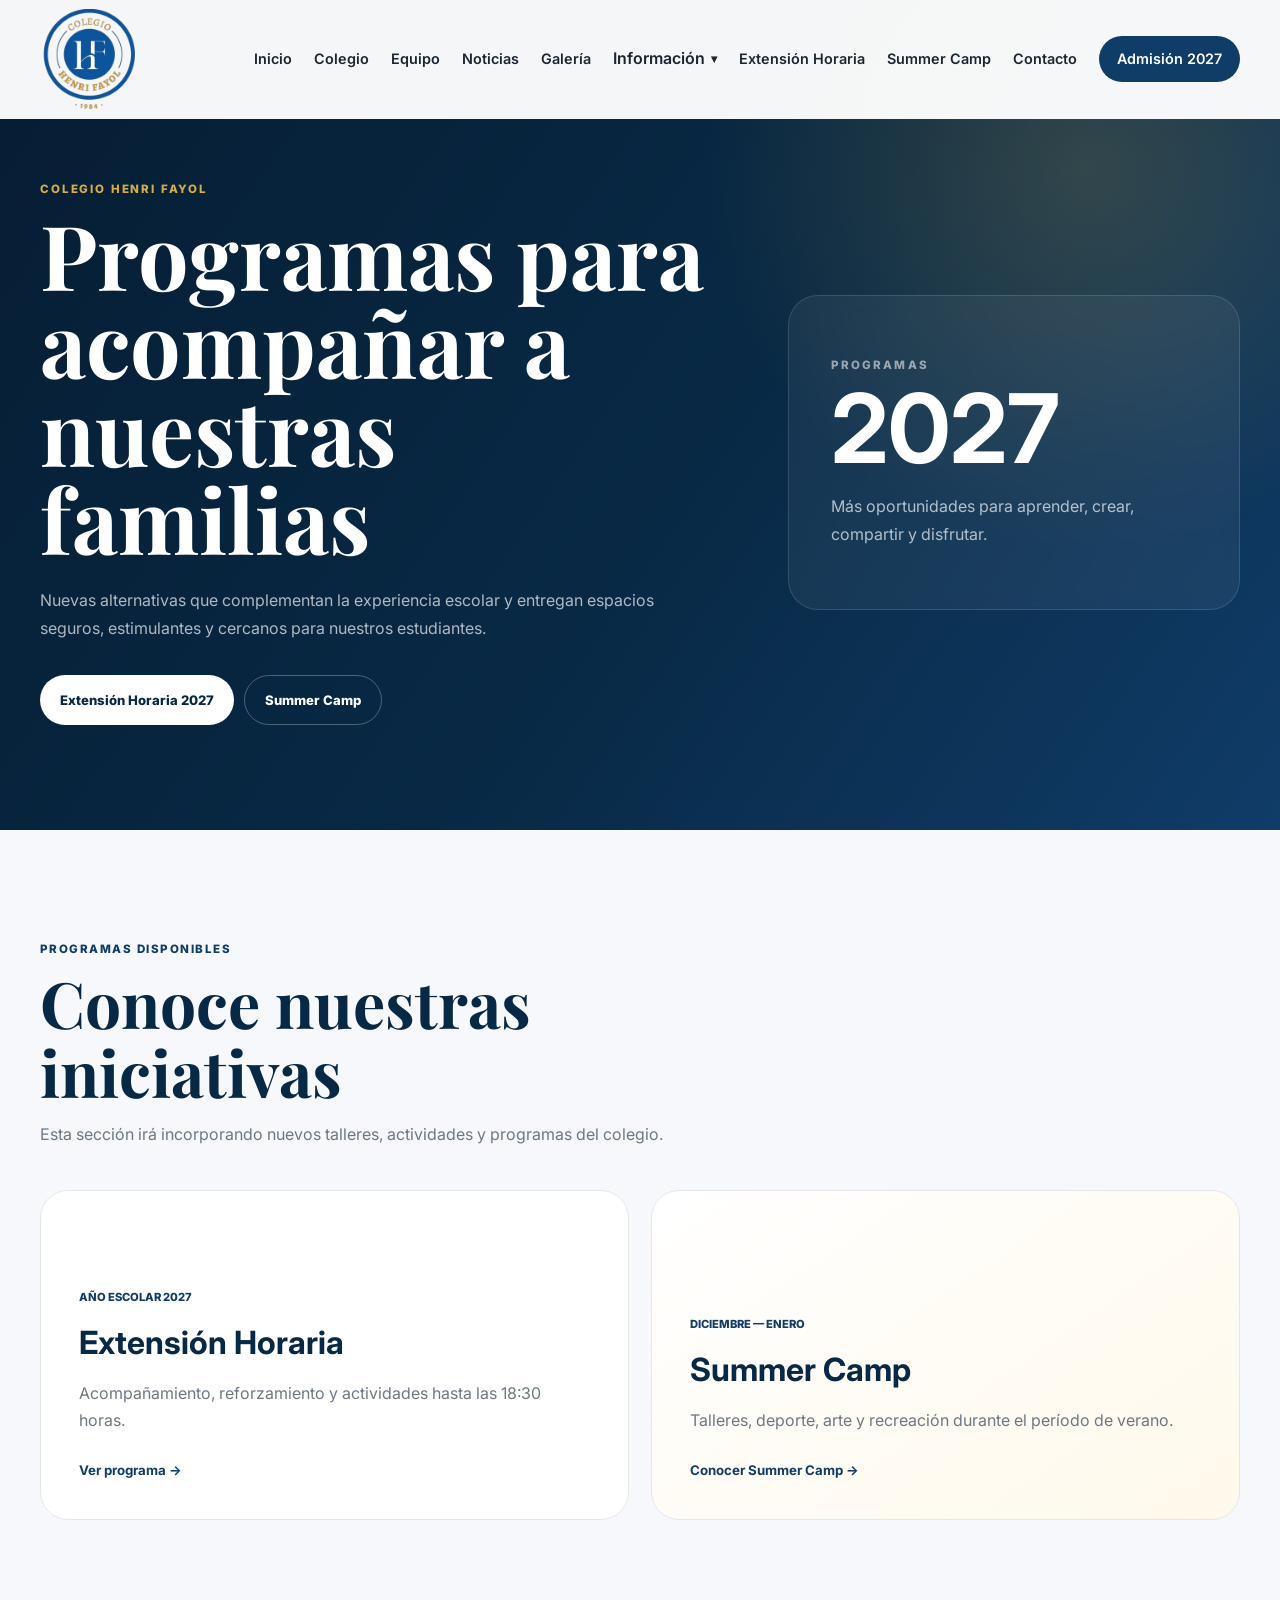
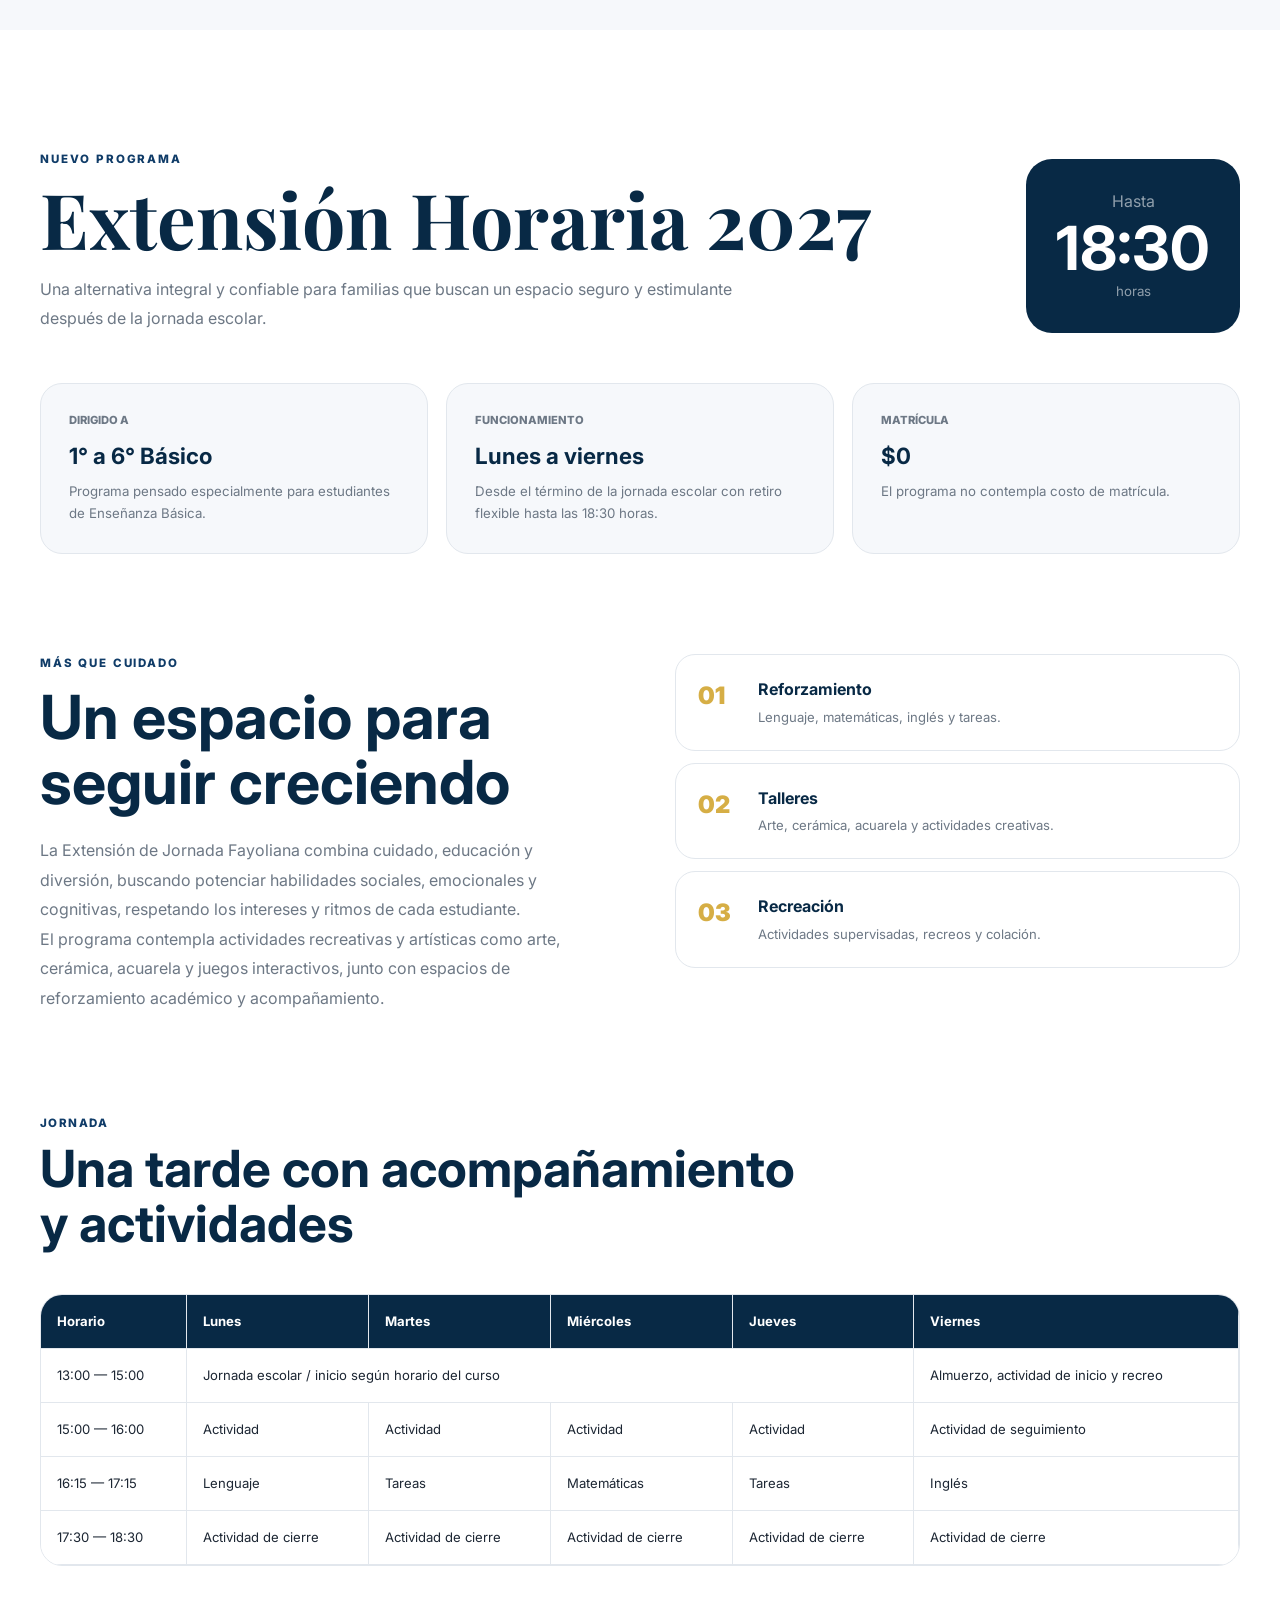
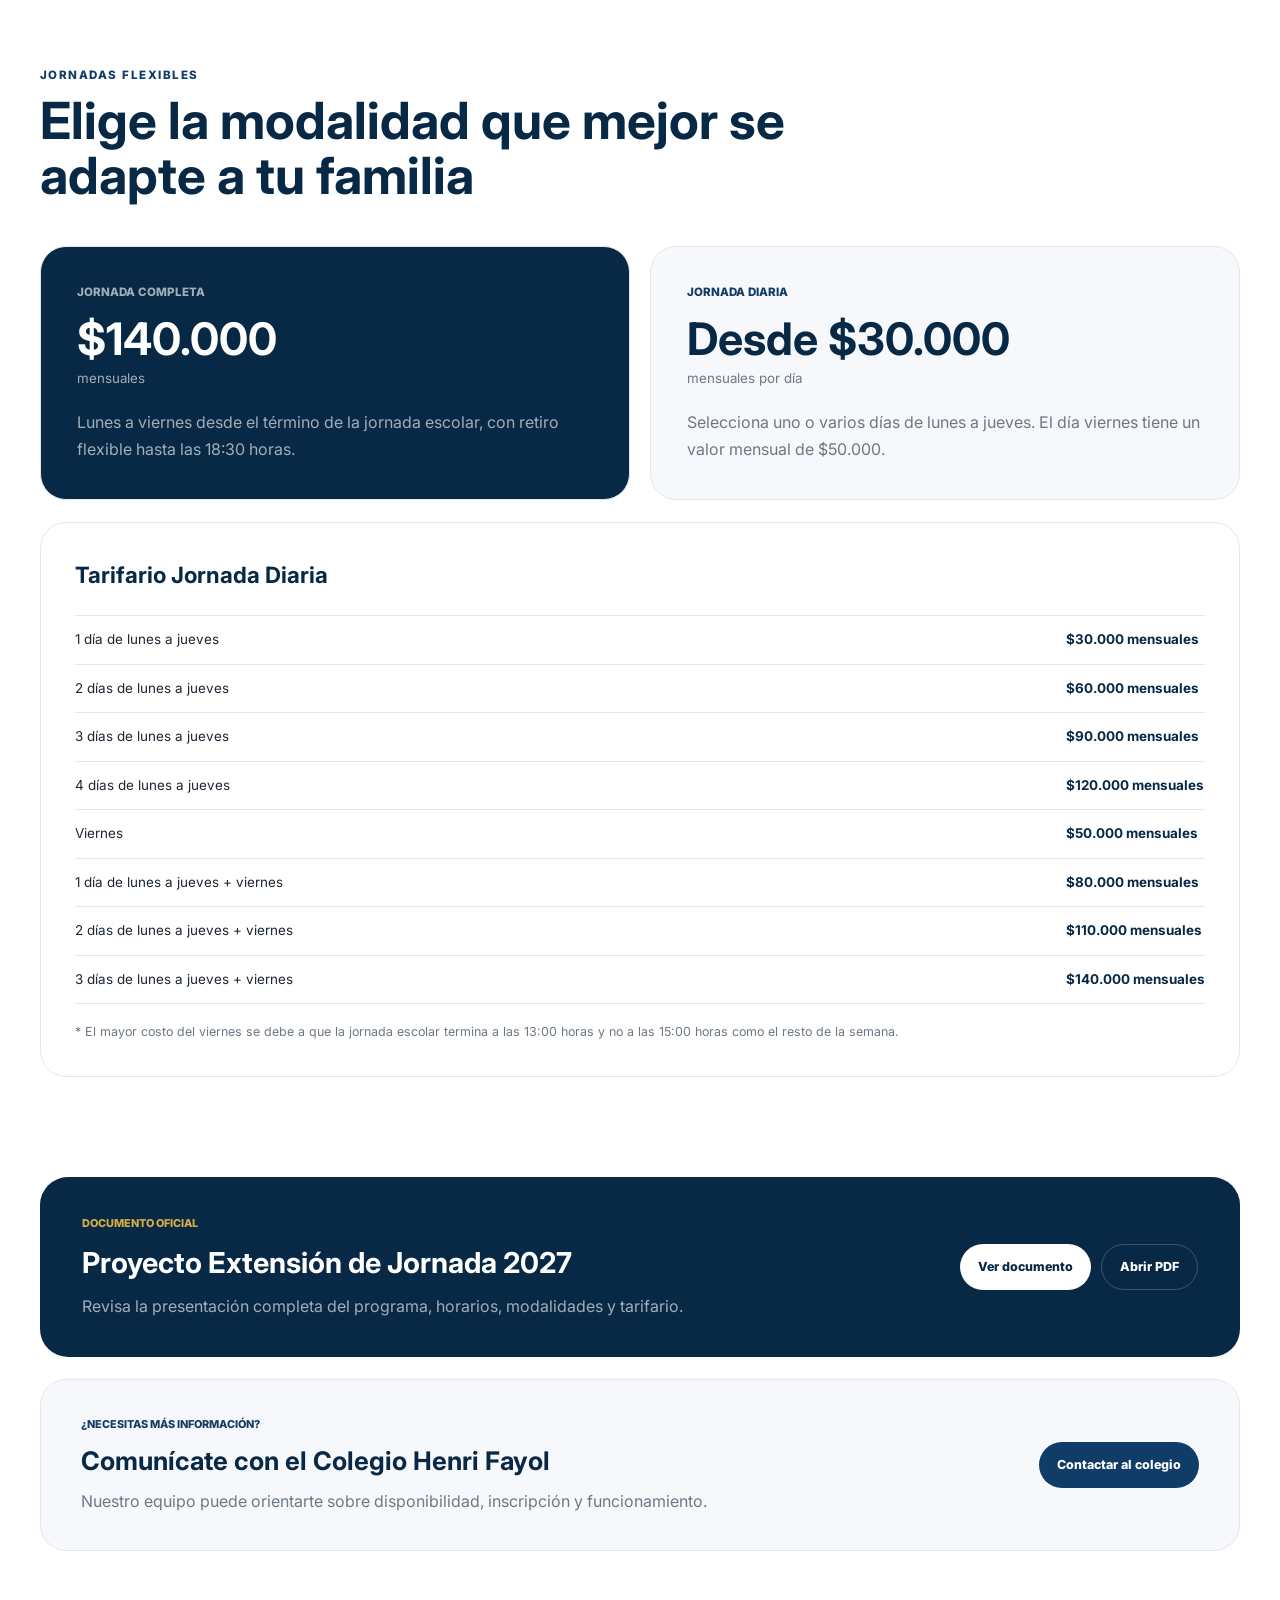
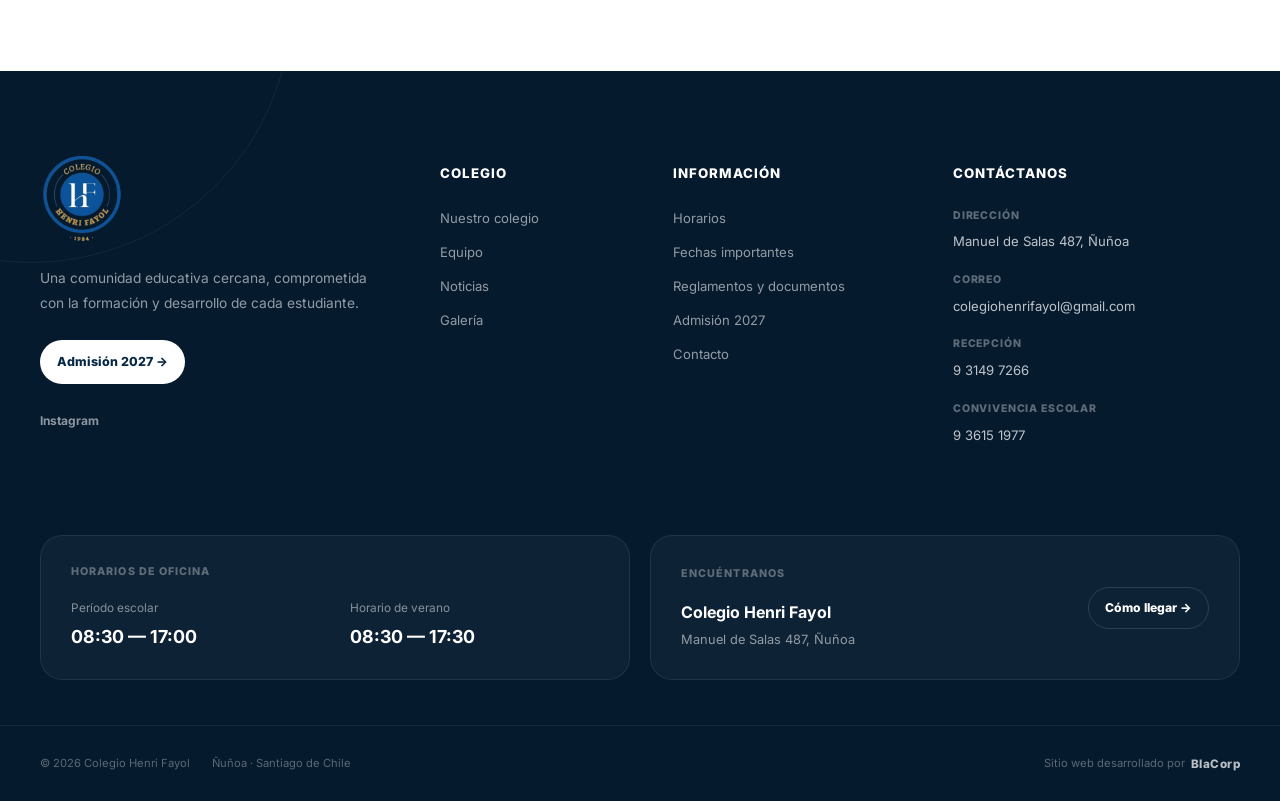
<file: programas.html>
<!DOCTYPE html>
<html lang="es">
<head>
  <meta charset="UTF-8">
  <meta name="viewport" content="width=device-width, initial-scale=1.0">
  <meta name="description" content="Programas del Colegio Henri Fayol: Extensión Horaria 2027 y Summer Camp para estudiantes de Enseñanza Básica.">
  <title>Programas | Colegio Henri Fayol</title>
  <link rel="icon" type="image/png" href="assets/logo/logo.png">
  <link rel="stylesheet" href="css/global.css">
  <link rel="stylesheet" href="css/header.css">
  <link rel="stylesheet" href="css/footer.css">
  <link rel="stylesheet" href="css/programas.css">
  <link rel="stylesheet" href="css/programas-modal.css">
</head>
<body>
  <div id="header-container"></div>
  <main>
    <section class="programs-hero">
      <div class="container programs-hero-grid">
        <div>
          <span class="programs-eyebrow">Colegio Henri Fayol</span>
          <h1>Programas para acompañar a nuestras familias</h1>
          <p>Nuevas alternativas que complementan la experiencia escolar y entregan espacios seguros, estimulantes y cercanos para nuestros estudiantes.</p>
          <div class="programs-hero-actions">
            <a href="#extension-horaria" class="programs-button-primary">Extensión Horaria 2027</a>
            <a href="summer-camp.html" class="programs-button-secondary">Summer Camp</a>
          </div>
        </div>
        <div class="programs-hero-card">
          <span>Programas</span>
          <strong>2027</strong>
          <p>Más oportunidades para aprender, crear, compartir y disfrutar.</p>
        </div>
      </div>
    </section>

    <section class="programs-overview">
      <div class="container">
        <header class="programs-section-header">
          <span>Programas disponibles</span>
          <h2>Conoce nuestras iniciativas</h2>
          <p>Esta sección irá incorporando nuevos talleres, actividades y programas del colegio.</p>
        </header>
        <div class="programs-overview-grid">
          <a href="#extension-horaria" class="program-overview-card">
            <span>Año escolar 2027</span>
            <h3>Extensión Horaria</h3>
            <p>Acompañamiento, reforzamiento y actividades hasta las 18:30 horas.</p>
            <strong>Ver programa →</strong>
          </a>
          <a href="summer-camp.html" class="program-overview-card program-overview-card-gold">
            <span>Diciembre — Enero</span>
            <h3>Summer Camp</h3>
            <p>Talleres, deporte, arte y recreación durante el período de verano.</p>
            <strong>Conocer Summer Camp →</strong>
          </a>
        </div>
      </div>
    </section>

    <section class="extension-section" id="extension-horaria">
      <div class="container">
        <div class="extension-heading">
          <div>
            <span class="programs-eyebrow">Nuevo programa</span>
            <h2>Extensión Horaria 2027</h2>
            <p>Una alternativa integral y confiable para familias que buscan un espacio seguro y estimulante después de la jornada escolar.</p>
          </div>
          <div class="extension-badge">
            <span>Hasta</span><strong>18:30</strong><small>horas</small>
          </div>
        </div>

        <div class="extension-key-grid">
          <article><span>Dirigido a</span><strong>1° a 6° Básico</strong><p>Programa pensado especialmente para estudiantes de Enseñanza Básica.</p></article>
          <article><span>Funcionamiento</span><strong>Lunes a viernes</strong><p>Desde el término de la jornada escolar con retiro flexible hasta las 18:30 horas.</p></article>
          <article><span>Matrícula</span><strong>$0</strong><p>El programa no contempla costo de matrícula.</p></article>
        </div>

        <div class="extension-story-grid">
          <div class="extension-copy">
            <span class="programs-eyebrow">Más que cuidado</span>
            <h3>Un espacio para seguir creciendo</h3>
            <p>La Extensión de Jornada Fayoliana combina cuidado, educación y diversión, buscando potenciar habilidades sociales, emocionales y cognitivas, respetando los intereses y ritmos de cada estudiante.</p>
            <p>El programa contempla actividades recreativas y artísticas como arte, cerámica, acuarela y juegos interactivos, junto con espacios de reforzamiento académico y acompañamiento.</p>
          </div>
          <div class="extension-activities">
            <div><span>01</span><strong>Reforzamiento</strong><p>Lenguaje, matemáticas, inglés y tareas.</p></div>
            <div><span>02</span><strong>Talleres</strong><p>Arte, cerámica, acuarela y actividades creativas.</p></div>
            <div><span>03</span><strong>Recreación</strong><p>Actividades supervisadas, recreos y colación.</p></div>
          </div>
        </div>

        <section class="extension-schedule">
          <header class="programs-section-header compact">
            <span>Jornada</span>
            <h3>Una tarde con acompañamiento y actividades</h3>
          </header>
          <div class="program-table-wrap">
            <table class="program-table">
              <thead><tr><th>Horario</th><th>Lunes</th><th>Martes</th><th>Miércoles</th><th>Jueves</th><th>Viernes</th></tr></thead>
              <tbody>
                <tr><td>13:00 — 15:00</td><td colspan="4">Jornada escolar / inicio según horario del curso</td><td>Almuerzo, actividad de inicio y recreo</td></tr>
                <tr><td>15:00 — 16:00</td><td>Actividad</td><td>Actividad</td><td>Actividad</td><td>Actividad</td><td>Actividad de seguimiento</td></tr>
                <tr><td>16:15 — 17:15</td><td>Lenguaje</td><td>Tareas</td><td>Matemáticas</td><td>Tareas</td><td>Inglés</td></tr>
                <tr><td>17:30 — 18:30</td><td>Actividad de cierre</td><td>Actividad de cierre</td><td>Actividad de cierre</td><td>Actividad de cierre</td><td>Actividad de cierre</td></tr>
              </tbody>
            </table>
          </div>
        </section>

        <section class="extension-plans">
          <header class="programs-section-header compact">
            <span>Jornadas flexibles</span>
            <h3>Elige la modalidad que mejor se adapte a tu familia</h3>
          </header>
          <div class="extension-plan-grid">
            <article class="extension-plan featured">
              <span>Jornada completa</span><strong>$140.000</strong><small>mensuales</small>
              <p>Lunes a viernes desde el término de la jornada escolar, con retiro flexible hasta las 18:30 horas.</p>
            </article>
            <article class="extension-plan">
              <span>Jornada diaria</span><strong>Desde $30.000</strong><small>mensuales por día</small>
              <p>Selecciona uno o varios días de lunes a jueves. El día viernes tiene un valor mensual de $50.000.</p>
            </article>
          </div>

          <div class="extension-pricing">
            <h4>Tarifario Jornada Diaria</h4>
            <div class="extension-pricing-grid">
              <span>1 día de lunes a jueves</span><strong>$30.000 mensuales</strong>
              <span>2 días de lunes a jueves</span><strong>$60.000 mensuales</strong>
              <span>3 días de lunes a jueves</span><strong>$90.000 mensuales</strong>
              <span>4 días de lunes a jueves</span><strong>$120.000 mensuales</strong>
              <span>Viernes</span><strong>$50.000 mensuales</strong>
              <span>1 día de lunes a jueves + viernes</span><strong>$80.000 mensuales</strong>
              <span>2 días de lunes a jueves + viernes</span><strong>$110.000 mensuales</strong>
              <span>3 días de lunes a jueves + viernes</span><strong>$140.000 mensuales</strong>
            </div>
            <p class="extension-note">* El mayor costo del viernes se debe a que la jornada escolar termina a las 13:00 horas y no a las 15:00 horas como el resto de la semana.</p>
          </div>
        </section>

        <section class="program-document-card">
          <div>
            <span>Documento oficial</span>
            <h3>Proyecto Extensión de Jornada 2027</h3>
            <p>Revisa la presentación completa del programa, horarios, modalidades y tarifario.</p>
          </div>
          <div class="program-document-actions">
            <button type="button" class="program-document-view" data-document="assets/documentos/extension-horaria-2027.pdf" data-title="Extensión Horaria 2027">Ver documento</button>
            <a href="assets/documentos/extension-horaria-2027.pdf" target="_blank" rel="noopener">Abrir PDF</a>
          </div>
        </section>

        <section class="program-contact">
          <div>
            <span>¿Necesitas más información?</span>
            <h3>Comunícate con el Colegio Henri Fayol</h3>
            <p>Nuestro equipo puede orientarte sobre disponibilidad, inscripción y funcionamiento.</p>
          </div>
          <a href="contacto.html">Contactar al colegio</a>
        </section>
      </div>
    </section>
  </main>

  <div id="footer-container"></div>
  <script src="js/header.js"></script>
  <script src="js/main.js"></script>
  <script src="js/programas.js"></script>
</body>
</html>
</file>
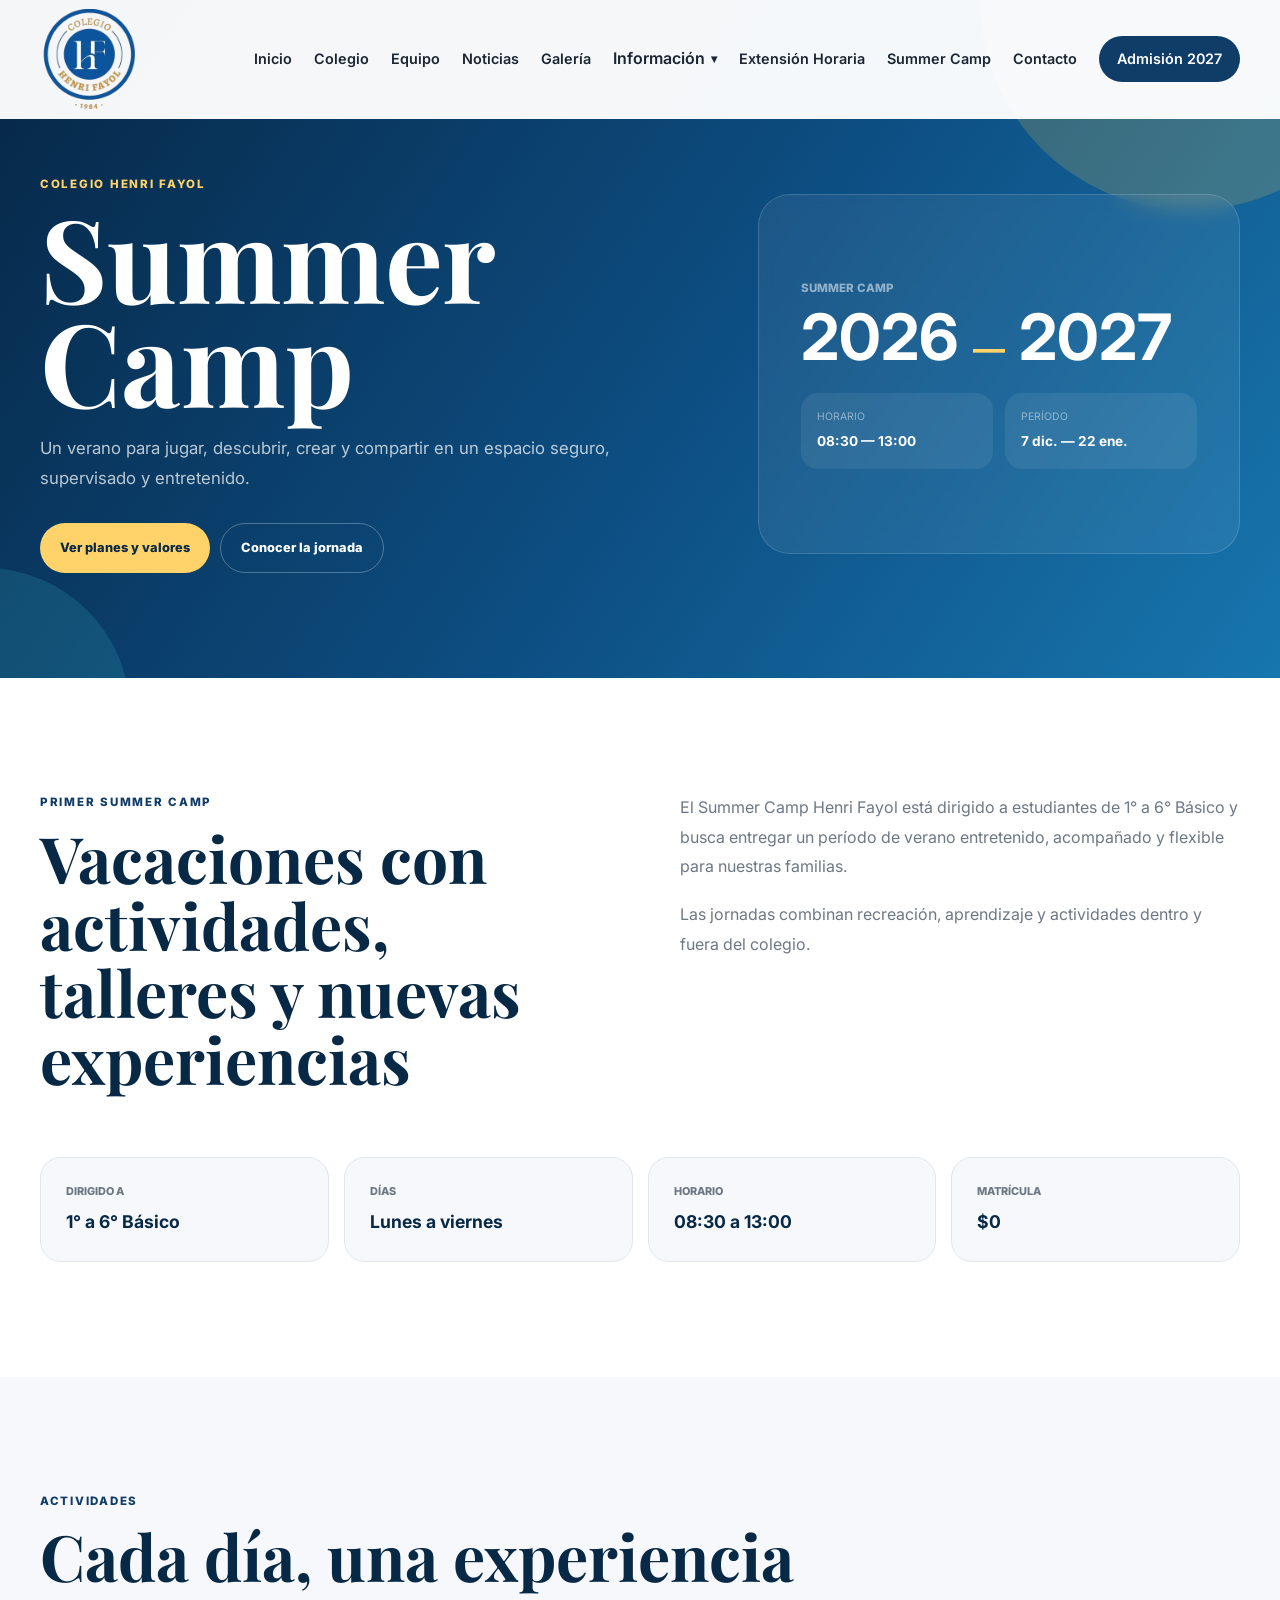
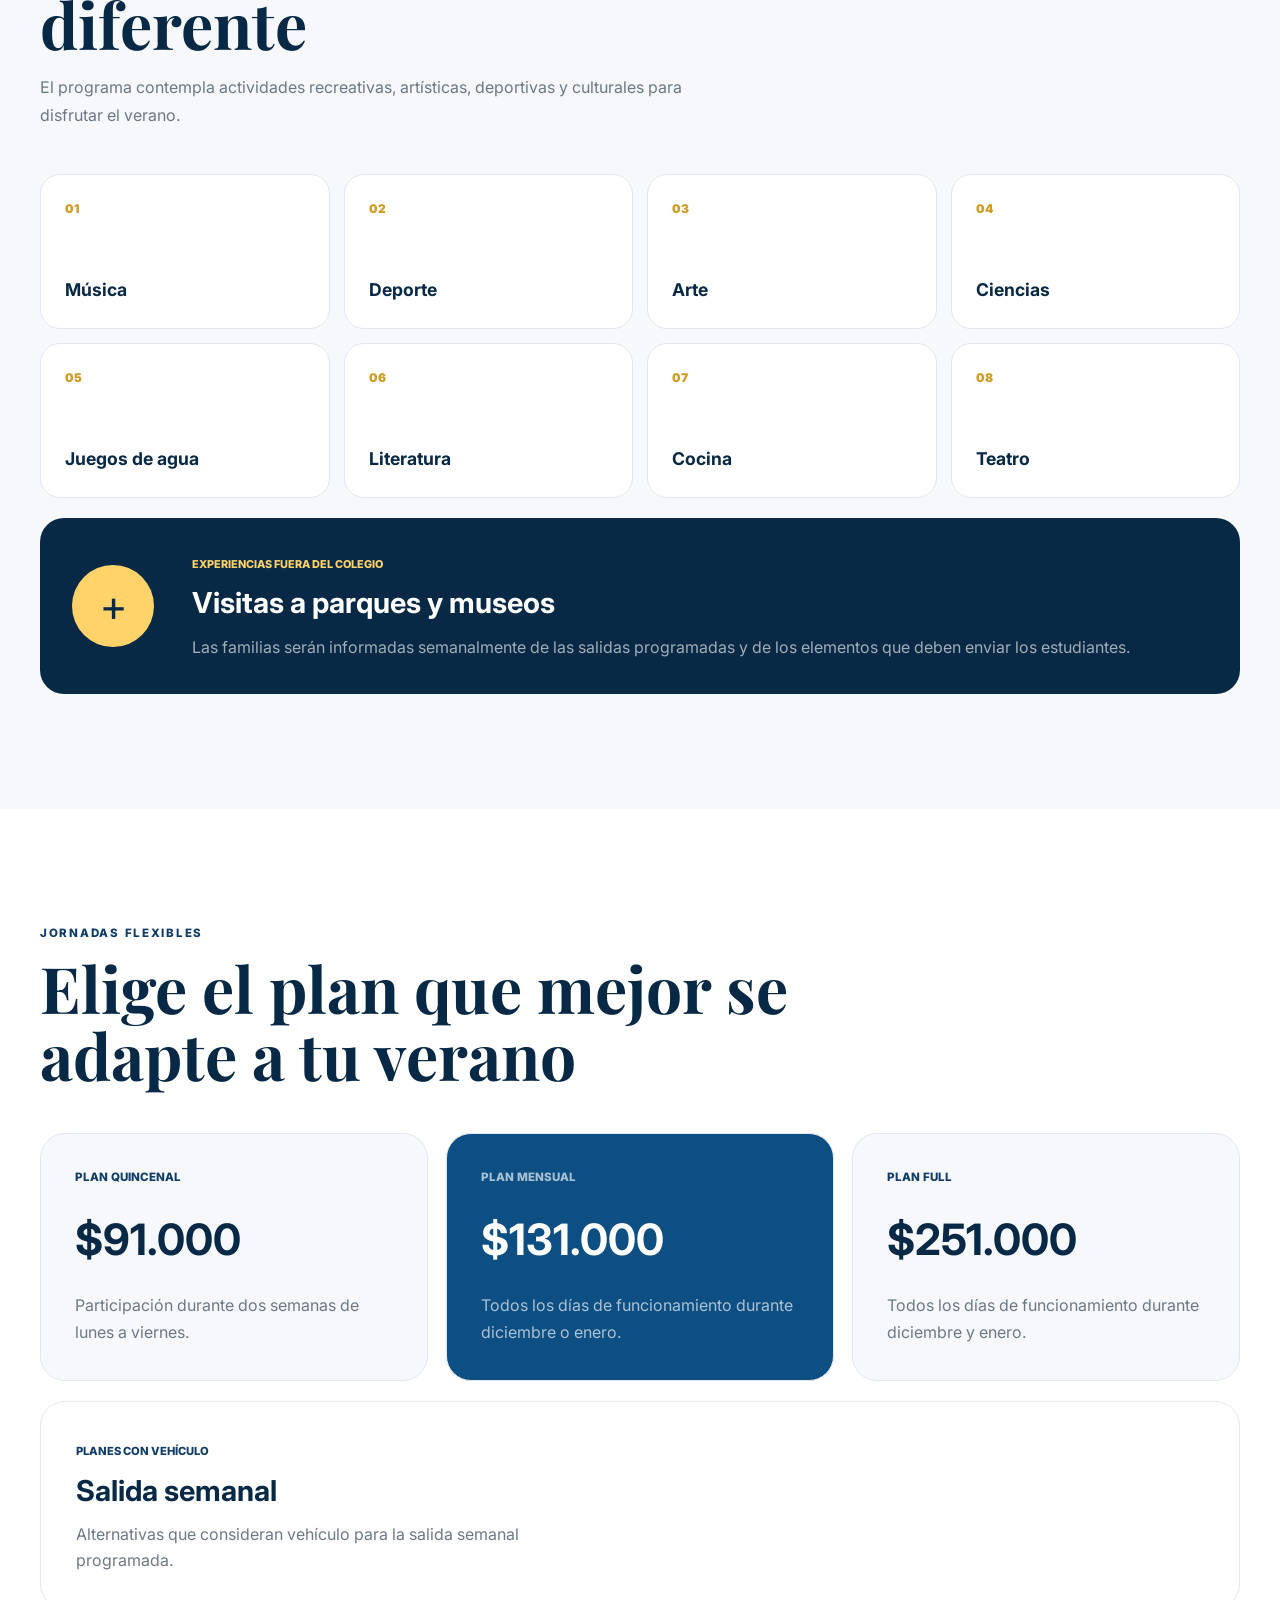
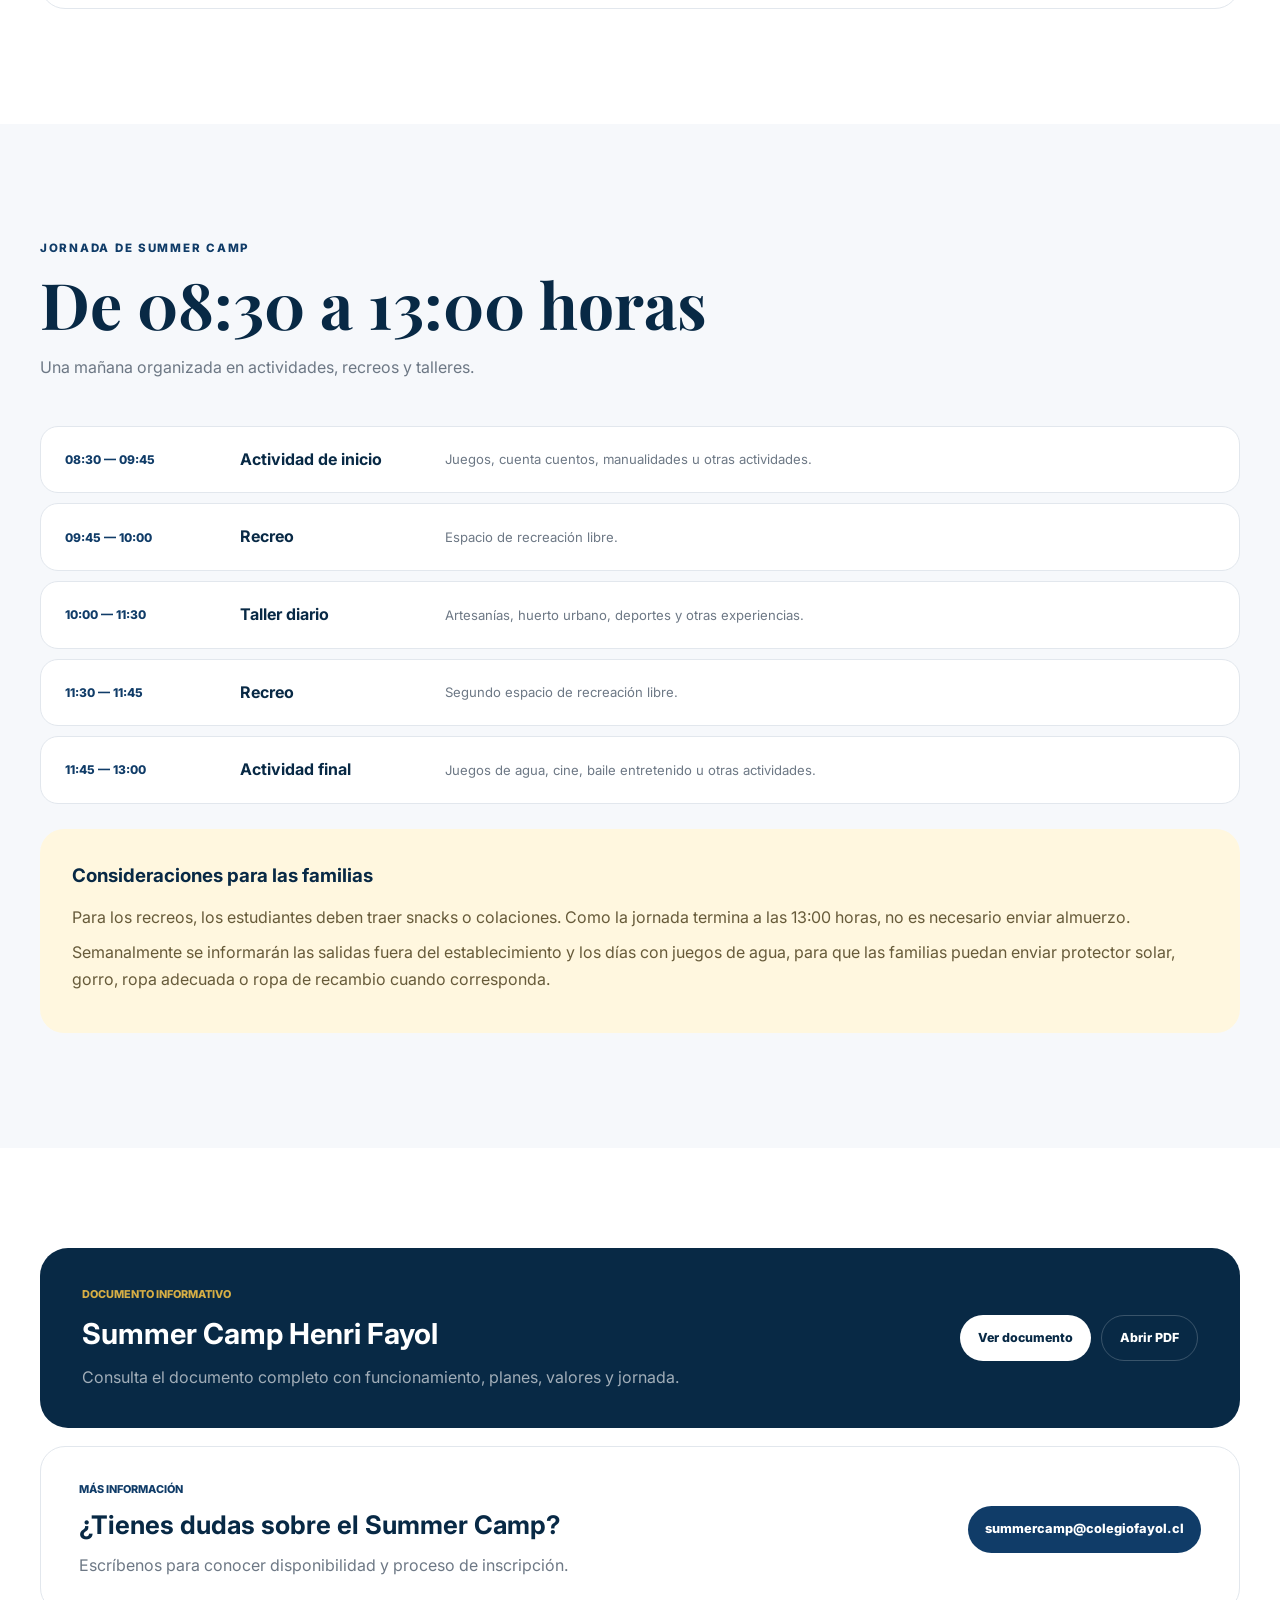
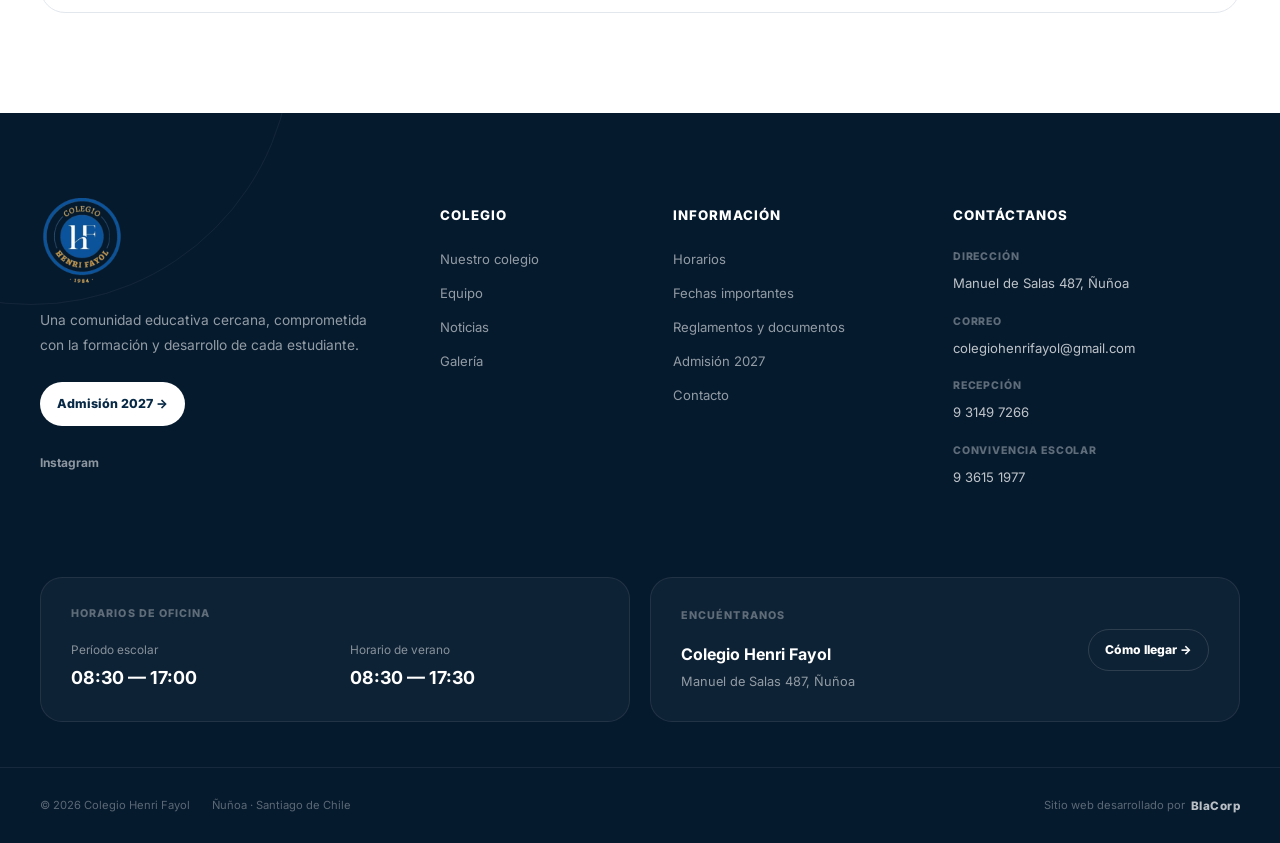
<file: summer-camp.html>
<!DOCTYPE html>
<html lang="es">
<head>
  <meta charset="UTF-8">
  <meta name="viewport" content="width=device-width, initial-scale=1.0">
  <meta name="description" content="Summer Camp del Colegio Henri Fayol para estudiantes de 1° a 6° Básico: actividades, horarios, planes y valores.">
  <title>Summer Camp | Colegio Henri Fayol</title>
  <link rel="icon" type="image/png" href="assets/logo/logo.png">
  <link rel="stylesheet" href="css/global.css">
  <link rel="stylesheet" href="css/header.css">
  <link rel="stylesheet" href="css/footer.css">
  <link rel="stylesheet" href="css/programas.css">
  <link rel="stylesheet" href="css/summer-camp.css">
  <link rel="stylesheet" href="css/programas-modal.css">
</head>
<body>
  <div id="header-container"></div>
  <main>
    <section class="summer-hero">
      <div class="summer-orb summer-orb-one"></div>
      <div class="summer-orb summer-orb-two"></div>
      <div class="container summer-hero-grid">
        <div class="summer-hero-copy">
          <span class="summer-eyebrow">Colegio Henri Fayol</span>
          <h1>Summer Camp</h1>
          <p class="summer-lead">Un verano para jugar, descubrir, crear y compartir en un espacio seguro, supervisado y entretenido.</p>
          <div class="summer-hero-actions">
            <a href="#planes" class="summer-button-primary">Ver planes y valores</a>
            <a href="#jornada" class="summer-button-secondary">Conocer la jornada</a>
          </div>
        </div>
        <div class="summer-hero-panel">
          <span>Summer Camp</span>
          <strong>2026 <small>—</small> 2027</strong>
          <div class="summer-hero-facts">
            <div><span>Horario</span><b>08:30 — 13:00</b></div>
            <div><span>Período</span><b>7 dic. — 22 ene.</b></div>
          </div>
        </div>
      </div>
    </section>

    <section class="summer-intro">
      <div class="container summer-intro-grid">
        <div>
          <span class="summer-eyebrow">Primer Summer Camp</span>
          <h2>Vacaciones con actividades, talleres y nuevas experiencias</h2>
        </div>
        <div class="summer-intro-copy">
          <p>El Summer Camp Henri Fayol está dirigido a estudiantes de 1° a 6° Básico y busca entregar un período de verano entretenido, acompañado y flexible para nuestras familias.</p>
          <p>Las jornadas combinan recreación, aprendizaje y actividades dentro y fuera del colegio.</p>
        </div>
      </div>
      <div class="container summer-facts-grid">
        <article><span>Dirigido a</span><strong>1° a 6° Básico</strong></article>
        <article><span>Días</span><strong>Lunes a viernes</strong></article>
        <article><span>Horario</span><strong>08:30 a 13:00</strong></article>
        <article><span>Matrícula</span><strong>$0</strong></article>
      </div>
    </section>

    <section class="summer-activities">
      <div class="container">
        <header class="summer-section-header">
          <span class="summer-eyebrow">Actividades</span>
          <h2>Cada día, una experiencia diferente</h2>
          <p>El programa contempla actividades recreativas, artísticas, deportivas y culturales para disfrutar el verano.</p>
        </header>
        <div class="summer-activity-grid">
          <article><span>01</span><strong>Música</strong></article>
          <article><span>02</span><strong>Deporte</strong></article>
          <article><span>03</span><strong>Arte</strong></article>
          <article><span>04</span><strong>Ciencias</strong></article>
          <article><span>05</span><strong>Juegos de agua</strong></article>
          <article><span>06</span><strong>Literatura</strong></article>
          <article><span>07</span><strong>Cocina</strong></article>
          <article><span>08</span><strong>Teatro</strong></article>
        </div>
        <div class="summer-outings">
          <div class="summer-outings-mark">+</div>
          <div>
            <span>Experiencias fuera del colegio</span>
            <h3>Visitas a parques y museos</h3>
            <p>Las familias serán informadas semanalmente de las salidas programadas y de los elementos que deben enviar los estudiantes.</p>
          </div>
        </div>
      </div>
    </section>

    <section class="summer-plans" id="planes">
      <div class="container">
        <header class="summer-section-header">
          <span class="summer-eyebrow">Jornadas flexibles</span>
          <h2>Elige el plan que mejor se adapte a tu verano</h2>
        </header>
        <div class="summer-plan-grid">
          <article class="summer-plan"><span>Plan Quincenal</span><strong>$91.000</strong><p>Participación durante dos semanas de lunes a viernes.</p></article>
          <article class="summer-plan featured"><span>Plan Mensual</span><strong>$131.000</strong><p>Todos los días de funcionamiento durante diciembre o enero.</p></article>
          <article class="summer-plan"><span>Plan Full</span><strong>$251.000</strong><p>Todos los días de funcionamiento durante diciembre y enero.</p></article>
        </div>
        <div class="summer-vehicle-card">
          <div>
            <span>Planes con vehículo</span>
            <h3>Salida semanal</h3>
            <p>Alternativas que consideran vehículo para la salida semanal programada.</p>
          </div>
        </div>
      </div>
    </section>

    <section class="summer-day" id="jornada">
      <div class="container">
        <header class="summer-section-header">
          <span class="summer-eyebrow">Jornada de Summer Camp</span>
          <h2>De 08:30 a 13:00 horas</h2>
          <p>Una mañana organizada en actividades, recreos y talleres.</p>
        </header>
        <div class="summer-timeline">
          <article><time>08:30 — 09:45</time><strong>Actividad de inicio</strong><p>Juegos, cuenta cuentos, manualidades u otras actividades.</p></article>
          <article><time>09:45 — 10:00</time><strong>Recreo</strong><p>Espacio de recreación libre.</p></article>
          <article><time>10:00 — 11:30</time><strong>Taller diario</strong><p>Artesanías, huerto urbano, deportes y otras experiencias.</p></article>
          <article><time>11:30 — 11:45</time><strong>Recreo</strong><p>Segundo espacio de recreación libre.</p></article>
          <article><time>11:45 — 13:00</time><strong>Actividad final</strong><p>Juegos de agua, cine, baile entretenido u otras actividades.</p></article>
        </div>
        <div class="summer-notes">
          <h3>Consideraciones para las familias</h3>
          <p>Para los recreos, los estudiantes deben traer snacks o colaciones. Como la jornada termina a las 13:00 horas, no es necesario enviar almuerzo.</p>
          <p>Semanalmente se informarán las salidas fuera del establecimiento y los días con juegos de agua, para que las familias puedan enviar protector solar, gorro, ropa adecuada o ropa de recambio cuando corresponda.</p>
        </div>
      </div>
    </section>

    <section class="summer-document">
      <div class="container">
        <div class="program-document-card summer-document-card">
          <div>
            <span>Documento informativo</span>
            <h3>Summer Camp Henri Fayol</h3>
            <p>Consulta el documento completo con funcionamiento, planes, valores y jornada.</p>
          </div>
          <div class="program-document-actions">
            <button type="button" class="program-document-view" data-document="assets/documentos/summer-camp-2026-2027.pdf" data-title="Summer Camp Henri Fayol">Ver documento</button>
            <a href="assets/documentos/summer-camp-2026-2027.pdf" target="_blank" rel="noopener">Abrir PDF</a>
          </div>
        </div>
        <div class="summer-contact-card">
          <div>
            <span>Más información</span>
            <h3>¿Tienes dudas sobre el Summer Camp?</h3>
            <p>Escríbenos para conocer disponibilidad y proceso de inscripción.</p>
          </div>
          <a href="mailto:summercamp@colegiofayol.cl">summercamp@colegiofayol.cl</a>
        </div>
      </div>
    </section>
  </main>

  <div id="footer-container"></div>
  <script src="js/header.js"></script>
  <script src="js/main.js"></script>
  <script src="js/programas.js"></script>
</body>
</html>
</file>
<file: css/global.css>
@import url('https://fonts.googleapis.com/css2?family=Inter:wght@400;500;600;700;800&family=Playfair+Display:wght@600;700&display=swap');

:root {
  --primary: #103c68;
  --primary-dark: #082945;
  --secondary: #d6ae45;

  --white: #ffffff;
  --background: #f6f8fb;

  --text: #1c2633;
  --text-light: #6d7885;

  --border: #e2e7ed;

  --container: 1200px;

  --radius-small: 12px;
  --radius-medium: 20px;
  --radius-large: 30px;

  --shadow:
    0 20px 50px rgba(18, 38, 63, 0.08);
}

* {
  margin: 0;
  padding: 0;
  box-sizing: border-box;
}

html {
  scroll-behavior: smooth;
}

body {
  font-family: "Inter", sans-serif;
  background: var(--white);
  color: var(--text);
  line-height: 1.6;
}

img {
  max-width: 100%;
  display: block;
}

a {
  text-decoration: none;
  color: inherit;
}

button,
input,
textarea,
select {
  font: inherit;
}

button {
  cursor: pointer;
}

.container {
  width: min(
    var(--container),
    calc(100% - 40px)
  );

  margin: auto;
}

h1,
h2 {
  font-family: "Playfair Display", serif;
}

.section {
  padding: 100px 0;
}

.section-title {
  margin-bottom: 50px;
}

.section-title span {
  display: block;

  margin-bottom: 10px;

  color: var(--primary);

  font-size: 0.8rem;
  font-weight: 800;

  letter-spacing: 0.14em;
  text-transform: uppercase;
}

.section-title h2 {
  font-size: clamp(
    2.2rem,
    5vw,
    3.8rem
  );

  color: var(--primary-dark);

  line-height: 1.1;
}

.section-title p {
  max-width: 650px;

  margin-top: 15px;

  color: var(--text-light);
}

@media (max-width: 768px) {

  .section {
    padding: 70px 0;
  }

  .container {
    width: calc(100% - 28px);
  }

}
</file>
<file: css/header.css>
.header {
  position: fixed;

  top: 0;
  left: 0;

  width: 100%;

  z-index: 1000;

  background: rgba(
    255,
    255,
    255,
    0.96
  );

  border-bottom:
    1px solid transparent;

  transition:
    box-shadow 0.3s ease,
    border-color 0.3s ease;
}

.header.scrolled {
  border-color: var(--border);

  box-shadow:
    0 10px 30px rgba(
      17,
      37,
      63,
      0.08
    );
}

.header-container {
  width: min(
    var(--container),
    calc(100% - 40px)
  );

  height: 86px;

  margin: auto;

  display: flex;
  align-items: center;
  justify-content: space-between;
}

.header-logo img {
  height: 58px;
  width: auto;
}

.nav {
  display: flex;
  align-items: center;

  gap: 22px;
}

.nav a {
  position: relative;

  font-size: 0.9rem;
  font-weight: 600;

  color: var(--text);

  transition: color 0.2s ease;
}

.nav a:hover {
  color: var(--primary);
}

.nav a:not(.nav-contacto)::after {
  content: "";

  position: absolute;

  left: 0;
  bottom: -7px;

  width: 0;
  height: 2px;

  background: var(--secondary);

  transition: width 0.25s ease;
}

.nav a:hover::after {
  width: 100%;
}

.nav-contacto {
  padding: 11px 18px;

  border-radius: 50px;

  background: var(--primary);

  color: white !important;
}

.nav-contacto:hover {
  background: var(--primary-dark);
}

.menu-button {
  width: 42px;
  height: 42px;

  display: none;

  border: none;
  background: transparent;
}

.menu-button span {
  display: block;

  width: 25px;
  height: 2px;

  margin: 6px auto;

  background: var(--primary-dark);

  transition: 0.3s ease;
}



@media (max-width: 1180px) and (min-width: 901px) {

  .header-logo img {
    height: 52px;
  }

  .nav {
    gap: 14px;
  }

  .nav a,
  .nav-dropdown-toggle {
    font-size: 0.78rem;
  }

  .nav-contacto {
    padding: 10px 14px;
  }

}

@media (max-width: 900px) {

  .menu-button {
    display: block;
  }

  .nav {
    position: absolute;

    top: 86px;
    left: 20px;
    right: 20px;

    display: none;

    flex-direction: column;
    align-items: flex-start;

    padding: 25px;

    background: white;

    border: 1px solid var(--border);
    border-radius: 20px;

    box-shadow: var(--shadow);
  }

  .nav.active {
    display: flex;
  }

  .nav-contacto {
    width: 100%;

    text-align: center;
  }

}
/* =========================================
   DROPDOWN INFORMACIÓN
========================================= */

.nav-dropdown {
  position: relative;
}


.nav-dropdown-toggle {
  display: flex;

  align-items: center;

  gap: 6px;

  padding: 0;

  border: none;

  background: transparent;

  color:
    var(--text);

  font-family: inherit;

  font-size: inherit;

  font-weight: 600;

  cursor: pointer;

  transition:
    color 0.2s ease;
}


.nav-dropdown-toggle:hover {
  color:
    var(--primary);
}


.nav-dropdown-arrow {
  display: inline-block;

  font-size: 0.72rem;

  transition:
    transform 0.25s ease;
}


/* MENU */

.nav-dropdown-menu {
  position: absolute;

  top:
    calc(100% + 22px);

  left: 50%;

  width: 310px;

  padding: 10px;

  opacity: 0;

  visibility: hidden;

  transform:
    translate(
      -50%,
      -8px
    );

  border:
    1px solid
    var(--border);

  border-radius: 18px;

  background: white;

  box-shadow:
    0 22px 60px
    rgba(10,31,52,0.14);

  transition:
    opacity 0.2s ease,
    transform 0.2s ease,
    visibility 0.2s ease;
}


/* puente invisible para no perder el hover */

.nav-dropdown-menu::before {
  content: "";

  position: absolute;

  left: 0;
  right: 0;

  top: -25px;

  height: 25px;
}


/* ABRIR EN PC */

.nav-dropdown:hover
.nav-dropdown-menu,

.nav-dropdown:focus-within
.nav-dropdown-menu,

.nav-dropdown.open
.nav-dropdown-menu {
  opacity: 1;

  visibility: visible;

  transform:
    translate(
      -50%,
      0
    );
}


.nav-dropdown:hover
.nav-dropdown-arrow,

.nav-dropdown.open
.nav-dropdown-arrow {
  transform:
    rotate(180deg);
}


/* LINKS DROPDOWN */

.nav-dropdown-menu a {
  display: block;

  padding:
    14px 15px;

  border-radius: 12px;

  color:
    var(--text);

  transition:
    background 0.2s ease;
}


.nav-dropdown-menu a::after {
  display: none;
}


.nav-dropdown-menu a:hover {
  background:
    var(--background);
}


.nav-dropdown-menu strong {
  display: block;

  margin-bottom: 3px;

  color:
    var(--primary-dark);

  font-size: 0.85rem;
}


.nav-dropdown-menu span {
  display: block;

  color:
    var(--text-light);

  font-size: 0.72rem;

  font-weight: 400;
}


/* =========================================
   MOBILE
========================================= */

@media (max-width: 900px) {

  .nav-dropdown {
    width: 100%;
  }


  .nav-dropdown-toggle {
    width: 100%;

    justify-content:
      space-between;

    padding:
      14px 0;

    font-size: 1rem;
  }


  .nav-dropdown-menu {
    position: static;

    width: 100%;

    max-height: 0;

    margin: 0;

    padding: 0;

    opacity: 1;

    visibility: visible;

    overflow: hidden;

    transform: none;

    border: none;

    border-radius: 0;

    box-shadow: none;

    background:
      var(--background);

    transition:
      max-height 0.3s ease,
      padding 0.3s ease;
  }


  .nav-dropdown:hover
  .nav-dropdown-menu,

  .nav-dropdown:focus-within
  .nav-dropdown-menu {
    max-height: 0;

    padding: 0;
  }


  .nav-dropdown.open
  .nav-dropdown-menu {
    max-height: 300px;

    padding:
      7px;
  }


  .nav-dropdown-menu::before {
    display: none;
  }


  .nav-dropdown-menu a {
    padding:
      12px;
  }

}
/* =========================================================
   LOGO HEADER - TAMAÑO GRANDE
========================================================= */

.header-logo {
  display: flex;

  align-items: center;

  flex-shrink: 0;
}


.header-logo img {
  width: auto;

  height: 100px;

  max-width: 280px;

  object-fit: contain;

  transition:
    transform 0.25s ease;
}


.header-logo:hover img {
  transform:
    scale(1.03);
}


/* HEADER MÁS ALTO PARA EL LOGO */

@media (min-width: 901px) {

  .header-container {
    min-height: 118px;

    gap: 30px;
  }

}


/* TABLET */

@media (max-width: 900px) {

  .header-logo img {
    height: 82px;

    max-width: 230px;
  }

}


/* CELULAR */

@media (max-width: 500px) {

  .header-logo img {
    height: 72px;

    max-width: 200px;
  }

}
/* =========================================================
   MENÚ INFORMACIÓN - MOBILE FIX
========================================================= */

@media (max-width: 900px) {

  /* MENÚ GENERAL */

  .nav {
    width: 100%;

    max-height:
      calc(100vh - 100px);

    overflow-y: auto;
    overflow-x: hidden;
  }


  .nav > a {
    width: 100%;

    display: flex;

    align-items: center;

    padding:
      15px 20px;

    border-bottom:
      1px solid
      var(--border);

    font-size: 0.95rem;

    text-align: left;
  }


  /* CONTENEDOR INFORMACIÓN */

  .nav-dropdown {
    position: static !important;

    width: 100%;

    display: block;
  }


  /* BOTÓN INFORMACIÓN */

  .nav-dropdown-toggle {
    width: 100%;

    min-height: 54px;

    display: flex;

    align-items: center;
    justify-content: space-between;

    padding:
      15px 20px;

    border: none;

    border-bottom:
      1px solid
      var(--border);

    background: white;

    color:
      var(--primary-dark);

    font-size: 0.95rem;

    font-weight: 700;

    text-align: left;

    cursor: pointer;
  }


  .nav-dropdown-arrow {
    flex-shrink: 0;

    margin-left: 15px;

    font-size: 1rem;

    transition:
      transform 0.25s ease;
  }


  .nav-dropdown.open
  .nav-dropdown-arrow {
    transform:
      rotate(180deg);
  }


  /* SUBMENÚ */

  .nav-dropdown-menu {
    position: static !important;

    top: auto !important;
    left: auto !important;
    right: auto !important;

    width: 100% !important;

    min-width: 0 !important;

    display: none !important;

    padding:
      8px 12px
      12px;

    margin: 0;

    opacity: 1 !important;

    visibility: visible !important;

    transform: none !important;

    border: none;

    border-radius: 0;

    box-shadow: none;

    background:
      #f5f7fa;
  }


  /* SOLO ABIERTO AL TOCAR */

  .nav-dropdown.open
  .nav-dropdown-menu {
    display: grid !important;

    gap: 6px;
  }


  /* EVITA QUE HOVER DE PC INTERFIERA */

  .nav-dropdown:hover
  .nav-dropdown-menu {
    display: none !important;
  }


  .nav-dropdown.open:hover
  .nav-dropdown-menu {
    display: grid !important;
  }


  /* OPCIONES */

  .nav-dropdown-menu a {
    width: 100%;

    display: flex;

    flex-direction: column;

    align-items: flex-start;

    gap: 3px;

    padding:
      13px 15px;

    border: none;

    border-radius: 10px;

    background: white;

    color:
      var(--primary-dark);

    text-align: left;

    transform: none !important;
  }


  .nav-dropdown-menu a strong {
    display: block;

    color:
      var(--primary-dark);

    font-size: 0.88rem;

    font-weight: 800;

    line-height: 1.3;
  }


  .nav-dropdown-menu a span {
    display: block;

    color:
      var(--text-light);

    font-size: 0.73rem;

    line-height: 1.4;
  }


  .nav-dropdown-menu a:hover {
    background:
      #eef3f8;

    transform: none !important;
  }

}
</file>
<file: css/footer.css>
/* =========================================================
   FOOTER
========================================================= */

.footer {
  position: relative;

  overflow: hidden;

  background:
    #061a2e;

  color: white;
}


.footer::before {
  content: "";

  position: absolute;

  width: 520px;
  height: 520px;

  top: -330px;
  left: -230px;

  border-radius: 50%;

  border:
    1px solid
    rgba(255,255,255,0.055);
}


/* =========================================================
   PARTE PRINCIPAL
========================================================= */

.footer-main {
  position: relative;

  z-index: 2;

  display: grid;

  grid-template-columns:
    1.4fr
    0.7fr
    0.9fr
    1.2fr;

  gap: 65px;

  padding:
    85px 0
    70px;
}


/* =========================================================
   MARCA
========================================================= */

.footer-brand {
  max-width: 350px;
}


.footer-logo {
  display: inline-flex;

  margin-bottom: 25px;
}


.footer-logo img {
  display: block;

  width: auto;

  height: 85px;

  object-fit: contain;
}


.footer-brand > p {
  max-width: 330px;

  margin:
    0 0
    24px;

  color:
    rgba(255,255,255,0.57);

  font-size: 0.86rem;

  line-height: 1.8;
}


/* ADMISION */

.footer-admission-button {
  min-height: 44px;

  display: inline-flex;

  align-items: center;
  justify-content: center;

  padding:
    0 17px;

  border-radius: 100px;

  background: white;

  color:
    var(--primary-dark);

  font-size: 0.78rem;

  font-weight: 800;

  transition:
    transform 0.2s ease;
}


.footer-admission-button:hover {
  transform:
    translateY(-2px);
}


/* =========================================================
   REDES
========================================================= */

.footer-socials {
  display: flex;

  flex-wrap: wrap;

  gap: 14px;

  margin-top: 27px;
}


.footer-socials a {
  color:
    rgba(255,255,255,0.55);

  font-size: 0.75rem;

  font-weight: 700;

  transition:
    color 0.2s ease;
}


.footer-socials a:hover {
  color: white;
}


/* =========================================================
   COLUMNAS
========================================================= */

.footer-column h3 {
  margin:
    7px 0
    23px;

  color: white;

  font-size: 0.83rem;

  font-weight: 800;

  letter-spacing: 0.08em;

  text-transform: uppercase;
}


.footer-column nav {
  display: grid;

  gap: 13px;
}


.footer-column nav a {
  color:
    rgba(255,255,255,0.57);

  font-size: 0.82rem;

  transition:
    color 0.2s ease,
    transform 0.2s ease;
}


.footer-column nav a:hover {
  color: white;

  transform:
    translateX(3px);
}


/* =========================================================
   CONTACTO
========================================================= */

.footer-contact {
  display: block;
}


.footer-contact-item {
  margin-bottom: 18px;
}


.footer-contact-item > span {
  display: block;

  margin-bottom: 4px;

  color:
    rgba(255,255,255,0.36);

  font-size: 0.66rem;

  font-weight: 800;

  letter-spacing: 0.08em;

  text-transform: uppercase;
}


.footer-contact-item a {
  display: inline-block;

  color:
    rgba(255,255,255,0.74);

  font-size: 0.82rem;

  line-height: 1.5;

  overflow-wrap: anywhere;

  transition:
    color 0.2s ease;
}


.footer-contact-item a:hover {
  color: white;
}


/* =========================================================
   INFORMACIÓN INFERIOR
========================================================= */

.footer-information {
  position: relative;

  z-index: 2;

  display: grid;

  grid-template-columns:
    1fr 1fr;

  gap: 20px;

  padding-bottom: 45px;
}


.footer-hours,
.footer-location {
  min-height: 145px;

  padding: 27px 30px;

  border:
    1px solid
    rgba(255,255,255,0.08);

  border-radius: 22px;

  background:
    rgba(255,255,255,0.035);
}


.footer-small-label {
  display: block;

  margin-bottom: 18px;

  color:
    rgba(255,255,255,0.34);

  font-size: 0.67rem;

  font-weight: 800;

  letter-spacing: 0.1em;

  text-transform: uppercase;
}


/* HORARIOS */

.footer-hours-grid {
  display: grid;

  grid-template-columns:
    repeat(2,1fr);

  gap: 30px;
}


.footer-hours-grid > div {
  display: flex;

  flex-direction: column;

  gap: 5px;
}


.footer-hours-grid span {
  color:
    rgba(255,255,255,0.5);

  font-size: 0.74rem;
}


.footer-hours-grid strong {
  color: white;

  font-size: 1.12rem;
}


/* UBICACIÓN */

.footer-location {
  display: flex;

  align-items: center;
  justify-content: space-between;

  gap: 30px;
}


.footer-location strong {
  display: block;

  margin-bottom: 4px;

  color: white;

  font-size: 1rem;
}


.footer-location p {
  margin: 0;

  color:
    rgba(255,255,255,0.55);

  font-size: 0.8rem;
}


.footer-location > a {
  min-height: 42px;

  display: inline-flex;

  align-items: center;
  justify-content: center;

  padding:
    0 16px;

  flex-shrink: 0;

  border:
    1px solid
    rgba(255,255,255,0.13);

  border-radius: 100px;

  color: white;

  font-size: 0.76rem;

  font-weight: 800;

  transition:
    background 0.2s ease,
    transform 0.2s ease;
}


.footer-location > a:hover {
  background:
    rgba(255,255,255,0.08);

  transform:
    translateY(-2px);
}


/* =========================================================
   COPYRIGHT
========================================================= */

.footer-bottom {
  position: relative;

  z-index: 2;

  border-top:
    1px solid
    rgba(255,255,255,0.065);
}


.footer-bottom-content {
  min-height: 75px;

  display: flex;

  align-items: center;
  justify-content: space-between;

  gap: 30px;
}


.footer-bottom-content span {
  color:
    rgba(255,255,255,0.34);

  font-size: 0.7rem;
}


/* =========================================================
   TABLET
========================================================= */

@media (max-width: 1000px) {

  .footer-main {
    grid-template-columns:
      1.2fr 1fr;

    gap:
      55px 70px;
  }


  .footer-information {
    grid-template-columns:
      1fr;
  }

}


/* =========================================================
   MOBILE
========================================================= */

@media (max-width: 650px) {

  .footer-main {
    grid-template-columns:
      1fr;

    gap: 45px;

    padding:
      65px 0
      55px;
  }


  .footer-brand {
    max-width: 100%;
  }


  .footer-logo img {
    height: 78px;
  }


  .footer-hours-grid {
    grid-template-columns:
      1fr;

    gap: 18px;
  }


  .footer-location {
    align-items:
      flex-start;

    flex-direction:
      column;
  }


  .footer-bottom-content {
    min-height: 90px;

    align-items:
      flex-start;

    justify-content:
      center;

    flex-direction:
      column;

    gap: 6px;

    padding:
      20px 0;
  }

}
/* =========================================================
   CRÉDITO BLACORP
========================================================= */

.footer-copyright {
  display: flex;

  align-items: center;

  gap: 22px;
}


.footer-credit {
  display: flex;

  align-items: center;

  gap: 6px;

  color:
    rgba(255,255,255,0.38);

  font-size: 0.7rem;
}


.footer-credit strong {
  color:
    rgba(255,255,255,0.72);

  font-size: 0.73rem;

  font-weight: 800;

  letter-spacing: 0.04em;
}


@media (max-width: 650px) {

  .footer-copyright {
    align-items: flex-start;

    flex-direction: column;

    gap: 5px;
  }


  .footer-credit {
    margin-top: 12px;
  }

}
</file>
<file: css/home.css>
/* =========================================================
   HOME - COLEGIO HENRI FAYOL
========================================================= */


/* =========================================================
   HERO
========================================================= */

.home-hero {
  position: relative;

  min-height: 820px;

  display: flex;

  align-items: center;

  padding:
    150px 0
    90px;

  overflow: hidden;

  background-color:
    var(--primary-dark);

  background-position:
    center;

  background-size:
    cover;

  color: white;
}


.home-hero::before {
  content: "";

  position: absolute;

  width: 650px;
  height: 650px;

  top: -300px;
  right: -180px;

  border-radius: 50%;

  border:
    1px solid
    rgba(255,255,255,0.11);

  z-index: 1;
}


.home-hero::after {
  content: "";

  position: absolute;

  width: 380px;
  height: 380px;

  right: 140px;
  bottom: -260px;

  border-radius: 50%;

  background:
    rgba(255,255,255,0.035);

  z-index: 1;
}


.home-hero-overlay {
  position: absolute;

  inset: 0;

  background:
    linear-gradient(
      90deg,
      rgba(4,20,36,0.96) 0%,
      rgba(7,32,55,0.91) 42%,
      rgba(16,60,104,0.70) 100%
    );

  z-index: 0;
}


.home-hero-container {
  position: relative;

  z-index: 2;

  width: 100%;
}


.home-hero-content {
  max-width: 900px;
}


.home-hero-label {
  display: block;

  margin-bottom: 18px;

  color:
    rgba(255,255,255,0.64);

  font-size: 0.78rem;

  font-weight: 800;

  letter-spacing: 0.18em;

  text-transform: uppercase;
}


.home-hero h1 {
  max-width: 980px;

  margin-bottom: 27px;

  color: white;

  font-size:
    clamp(
      3.7rem,
      7.5vw,
      7rem
    );

  line-height: 0.96;

  letter-spacing: -0.035em;
}


.home-hero p {
  max-width: 680px;

  margin:
    0 0
    35px;

  color:
    rgba(255,255,255,0.72);

  font-size: 1.07rem;

  line-height: 1.85;
}


/* BOTONES HERO */

.home-hero-actions {
  display: flex;

  flex-wrap: wrap;

  gap: 11px;
}


.home-hero-primary,
.home-hero-secondary {
  min-height: 52px;

  display: inline-flex;

  align-items: center;
  justify-content: center;

  padding:
    0 23px;

  border-radius: 100px;

  font-size: 0.86rem;

  font-weight: 800;

  transition:
    transform 0.25s ease,
    background 0.25s ease,
    border-color 0.25s ease;
}


.home-hero-primary:hover,
.home-hero-secondary:hover {
  transform:
    translateY(-3px);
}


.home-hero-primary {
  background: white;

  color:
    var(--primary-dark);
}


.home-hero-secondary {
  border:
    1px solid
    rgba(255,255,255,0.35);

  color: white;

  background:
    rgba(255,255,255,0.03);
}


.home-hero-secondary:hover {
  border-color:
    rgba(255,255,255,0.7);

  background:
    rgba(255,255,255,0.08);
}


/* CONTROLES HERO */

.home-hero-controls {
  position: absolute;

  right: 0;
  bottom: -10px;

  display: flex;

  align-items: center;

  gap: 12px;
}


.home-hero-controls button {
  width: 47px;
  height: 47px;

  display: flex;

  align-items: center;
  justify-content: center;

  border:
    1px solid
    rgba(255,255,255,0.18);

  border-radius: 50%;

  background:
    rgba(255,255,255,0.07);

  color: white;

  font-size: 1rem;

  cursor: pointer;

  transition:
    background 0.2s ease,
    transform 0.2s ease;
}


.home-hero-controls button:hover {
  background:
    rgba(255,255,255,0.15);

  transform:
    translateY(-2px);
}


.home-hero-controls span {
  min-width: 65px;

  text-align: center;

  color:
    rgba(255,255,255,0.55);

  font-size: 0.72rem;

  font-weight: 800;

  letter-spacing: 0.08em;
}



/* =========================================================
   ELEMENTOS GENERALES HOME
========================================================= */

.home-eyebrow {
  display: block;

  margin-bottom: 10px;

  color:
    var(--primary);

  font-size: 0.76rem;

  font-weight: 800;

  letter-spacing: 0.15em;

  text-transform: uppercase;
}


.home-section-header {
  max-width: 740px;
}


.home-section-header h2 {
  margin-bottom: 15px;

  color:
    var(--primary-dark);

  font-size:
    clamp(
      2.6rem,
      5vw,
      4.2rem
    );

  line-height: 1.08;
}


.home-section-header p {
  max-width: 650px;

  margin: 0;

  color:
    var(--text-light);

  line-height: 1.75;
}


.home-heading-row {
  display: flex;

  align-items: flex-end;

  justify-content: space-between;

  gap: 50px;

  margin-bottom: 50px;
}


.home-view-all,
.home-text-link {
  color:
    var(--primary);

  font-size: 0.84rem;

  font-weight: 800;

  white-space: nowrap;

  transition:
    opacity 0.2s ease,
    transform 0.2s ease;
}


.home-view-all:hover,
.home-text-link:hover {
  opacity: 0.75;
}


/* VACÍOS */

.home-empty {
  grid-column:
    1 / -1;

  padding:
    65px 30px;

  border:
    1px dashed
    var(--border);

  border-radius: 24px;

  background:
    var(--background);

  color:
    var(--text-light);

  text-align: center;
}



/* =========================================================
   PRESENTACIÓN
========================================================= */

.home-about {
  padding:
    125px 0;
}


.home-about-grid {
  display: grid;

  grid-template-columns:
    1.15fr 0.85fr;

  gap: 90px;

  align-items: center;
}


.home-about-copy h2 {
  max-width: 750px;

  margin-bottom: 24px;

  color:
    var(--primary-dark);

  font-size:
    clamp(
      2.8rem,
      5vw,
      4.6rem
    );

  line-height: 1.05;
}


.home-about-copy p {
  max-width: 720px;

  margin:
    0 0
    25px;

  color:
    var(--text-light);

  font-size: 1.03rem;

  line-height: 1.9;
}


/* TARJETA VISUAL */

.home-about-visual {
  position: relative;

  min-height: 420px;

  display: flex;

  flex-direction: column;

  justify-content: flex-end;

  padding: 43px;

  overflow: hidden;

  border-radius: 32px;

  background:
    linear-gradient(
      145deg,
      var(--primary),
      var(--primary-dark)
    );

  color: white;

  box-shadow:
    0 25px 70px
    rgba(9,35,59,0.14);
}


.home-about-visual::before {
  content: "HF";

  position: absolute;

  top: -40px;
  right: -10px;

  color:
    rgba(255,255,255,0.055);

  font-size: 14rem;

  font-weight: 900;

  line-height: 1;
}


.home-about-visual::after {
  content: "";

  position: absolute;

  width: 220px;
  height: 220px;

  top: -110px;
  left: -100px;

  border-radius: 50%;

  border:
    1px solid
    rgba(255,255,255,0.13);
}


.home-about-visual > * {
  position: relative;

  z-index: 2;
}


.home-about-visual > span {
  margin-bottom: 10px;

  color:
    rgba(255,255,255,0.59);

  font-size: 0.72rem;

  font-weight: 800;

  letter-spacing: 0.13em;

  text-transform: uppercase;
}


.home-about-visual strong {
  max-width: 460px;

  color: white;

  font-family:
    "Playfair Display",
    serif;

  font-size:
    clamp(
      2rem,
      4vw,
      3rem
    );

  line-height: 1.12;
}


.home-about-visual p {
  margin:
    17px 0
    0;

  color:
    rgba(255,255,255,0.62);
}



/* =========================================================
   ESTADÍSTICAS
========================================================= */

.home-stats {
  padding:
    85px 0;

  background:
    var(--primary-dark);

  color: white;
}


.home-stats-grid {
  display: grid;

  grid-template-columns:
    repeat(4,1fr);
}


.home-stat {
  min-height: 190px;

  padding:
    25px 35px;

  border-right:
    1px solid
    rgba(255,255,255,0.12);
}


.home-stat:last-child {
  border-right: none;
}


.home-stat > strong {
  display: block;

  margin-bottom: 15px;

  color: white;

  font-size:
    clamp(
      2.8rem,
      5vw,
      4.4rem
    );

  font-weight: 800;

  line-height: 1;
}


.home-stat h3 {
  margin-bottom: 7px;

  color: white;

  font-size: 1rem;
}


.home-stat p {
  max-width: 220px;

  margin: 0;

  color:
    rgba(255,255,255,0.55);

  font-size: 0.79rem;

  line-height: 1.6;
}



/* =========================================================
   NIVELES
========================================================= */

.home-levels {
  padding:
    125px 0;

  background:
    var(--background);
}


.home-levels .home-section-header {
  margin-bottom: 50px;
}


.home-levels-grid {
  display: grid;

  grid-template-columns:
    repeat(2,1fr);

  gap: 24px;
}


.home-level-card {
  position: relative;

  min-height: 360px;

  display: flex;

  flex-direction: column;

  justify-content: flex-end;

  padding: 42px;

  overflow: hidden;

  border:
    1px solid
    var(--border);

  border-radius: 29px;

  background: white;

  transition:
    transform 0.3s ease,
    box-shadow 0.3s ease;
}


.home-level-card:hover {
  transform:
    translateY(-6px);

  box-shadow:
    var(--shadow);
}


.home-level-index {
  position: absolute;

  top: 20px;
  right: 27px;

  color:
    rgba(16,60,104,0.055);

  font-size: 7rem;

  line-height: 1;

  font-weight: 900;
}


.home-level-range {
  display: block;

  margin-bottom: 10px;

  color:
    var(--primary);

  font-size: 0.75rem;

  font-weight: 800;

  letter-spacing: 0.08em;

  text-transform: uppercase;
}


.home-level-card h3 {
  margin-bottom: 12px;

  color:
    var(--primary-dark);

  font-size: 1.75rem;
}


.home-level-card p {
  max-width: 520px;

  margin: 0;

  color:
    var(--text-light);

  line-height: 1.75;
}



/* =========================================================
   ADMISIÓN
========================================================= */

.home-admission {
  padding:
    125px 0;

  background: white;
}


.home-admission-card {
  position: relative;

  min-height: 520px;

  display: grid;

  grid-template-columns:
    1.25fr 0.75fr;

  gap: 60px;

  align-items: center;

  padding:
    65px 70px;

  overflow: hidden;

  border-radius: 34px;

  background:
    linear-gradient(
      125deg,
      #061d33 0%,
      var(--primary-dark) 48%,
      var(--primary) 100%
    );

  color: white;

  box-shadow:
    0 30px 90px
    rgba(8,41,69,0.15);
}


.home-admission-card::before {
  content: "";

  position: absolute;

  width: 500px;
  height: 500px;

  right: -230px;
  top: -220px;

  border:
    1px solid
    rgba(255,255,255,0.12);

  border-radius: 50%;
}


.home-admission-card::after {
  content: "";

  position: absolute;

  width: 260px;
  height: 260px;

  right: 220px;
  bottom: -180px;

  border-radius: 50%;

  background:
    rgba(255,255,255,0.04);
}


.home-admission-content {
  position: relative;

  z-index: 2;

  max-width: 720px;
}


.home-admission-content > span {
  display: block;

  margin-bottom: 13px;

  color:
    rgba(255,255,255,0.62);

  font-size: 0.76rem;

  font-weight: 800;

  letter-spacing: 0.16em;

  text-transform: uppercase;
}


.home-admission h2 {
  margin-bottom: 22px;

  color: white;

  font-size:
    clamp(
      2.8rem,
      5vw,
      4.7rem
    );

  line-height: 1.03;
}


.home-admission p {
  max-width: 620px;

  margin:
    0 0
    30px;

  color:
    rgba(255,255,255,0.68);

  line-height: 1.8;
}


/* BOTONES ADMISION */

.home-admission-actions {
  display: flex;

  flex-wrap: wrap;

  gap: 10px;
}


.home-admission-primary,
.home-admission-secondary {
  min-height: 50px;

  display: inline-flex;

  align-items: center;
  justify-content: center;

  padding:
    0 21px;

  border-radius: 100px;

  font-size: 0.82rem;

  font-weight: 800;

  transition:
    transform 0.2s ease;
}


.home-admission-primary:hover,
.home-admission-secondary:hover {
  transform:
    translateY(-3px);
}


.home-admission-primary {
  background: white;

  color:
    var(--primary-dark);
}


.home-admission-secondary {
  border:
    1px solid
    rgba(255,255,255,0.3);

  color: white;
}


/* AÑO */

.home-admission-year {
  position: relative;

  z-index: 2;

  min-height: 300px;

  display: flex;

  flex-direction: column;

  align-items: center;
  justify-content: center;

  border:
    1px solid
    rgba(255,255,255,0.13);

  border-radius: 29px;

  background:
    rgba(255,255,255,0.055);

  backdrop-filter:
    blur(8px);
}


.home-admission-year small {
  margin-bottom: 6px;

  color:
    rgba(255,255,255,0.55);

  font-size: 0.74rem;

  font-weight: 800;

  letter-spacing: 0.2em;

  text-transform: uppercase;
}


.home-admission-year strong {
  color: white;

  font-size:
    clamp(
      4.5rem,
      9vw,
      7rem
    );

  line-height: 1;

  font-weight: 900;
}



/* =========================================================
   NOTICIAS
========================================================= */

.home-news {
  padding:
    125px 0;

  background:
    var(--background);
}


.home-news-grid {
  display: grid;

  grid-template-columns:
    repeat(3,1fr);

  gap: 22px;
}


.home-news-card {
  display: flex;

  flex-direction: column;

  min-height: 390px;

  overflow: hidden;

  border:
    1px solid
    var(--border);

  border-radius: 25px;

  background: white;

  transition:
    transform 0.3s ease,
    box-shadow 0.3s ease;
}


.home-news-card:hover {
  transform:
    translateY(-6px);

  box-shadow:
    var(--shadow);
}


.home-news-image {
  aspect-ratio:
    16 / 9;

  overflow: hidden;

  background:
    #e9edf1;
}


.home-news-image img {
  width: 100%;
  height: 100%;

  object-fit: cover;

  transition:
    transform 0.45s ease;
}


.home-news-card:hover
.home-news-image img {
  transform:
    scale(1.035);
}


.home-news-content {
  display: flex;

  flex-direction: column;

  flex: 1;

  padding: 27px;
}


.home-news-category {
  display: inline-flex;

  align-self: flex-start;

  margin-bottom: 9px;

  padding:
    6px 10px;

  border-radius: 100px;

  background:
    var(--background);

  color:
    var(--primary);

  font-size: 0.67rem;

  font-weight: 800;

  text-transform: uppercase;

  letter-spacing: 0.06em;
}


.home-news-date {
  display: block;

  margin-bottom: 12px;

  color:
    var(--text-light);

  font-size: 0.72rem;
}


.home-news-content h3 {
  margin-bottom: 11px;

  color:
    var(--primary-dark);

  font-size: 1.22rem;

  line-height: 1.35;
}


.home-news-content p {
  margin:
    0 0
    24px;

  color:
    var(--text-light);

  font-size: 0.86rem;

  line-height: 1.7;
}


.home-news-content a {
  margin-top: auto;

  color:
    var(--primary);

  font-size: 0.81rem;

  font-weight: 800;
}



/* =========================================================
   GALERÍA HOME
========================================================= */

.home-gallery {
  padding:
    125px 0;

  background: white;
}


.home-gallery-grid {
  display: grid;

  grid-template-columns:
    repeat(4,1fr);

  grid-template-rows:
    260px 260px;

  gap: 14px;
}


.home-gallery-item {
  position: relative;

  display: block;

  overflow: hidden;

  border-radius: 22px;

  background:
    var(--background);
}


.home-gallery-item-1 {
  grid-column:
    span 2;

  grid-row:
    span 2;
}


.home-gallery-item-2 {
  grid-column:
    span 1;

  grid-row:
    span 1;
}


.home-gallery-item-3 {
  grid-column:
    span 1;

  grid-row:
    span 1;
}


.home-gallery-item-4 {
  grid-column:
    span 1;

  grid-row:
    span 1;
}


.home-gallery-item-5 {
  grid-column:
    span 1;

  grid-row:
    span 1;
}


.home-gallery-item img {
  width: 100%;
  height: 100%;

  display: block;

  object-fit: cover;

  transition:
    transform 0.5s ease;
}


.home-gallery-item:hover img {
  transform:
    scale(1.04);
}


.home-gallery-overlay {
  position: absolute;

  inset: 0;

  display: flex;

  flex-direction: column;

  justify-content: flex-end;

  padding: 24px;

  opacity: 0;

  background:
    linear-gradient(
      to top,
      rgba(3,18,31,0.82),
      transparent 70%
    );

  transition:
    opacity 0.3s ease;
}


.home-gallery-item:hover
.home-gallery-overlay {
  opacity: 1;
}


.home-gallery-overlay span {
  margin-bottom: 5px;

  color:
    rgba(255,255,255,0.62);

  font-size: 0.69rem;

  font-weight: 800;

  letter-spacing: 0.08em;

  text-transform: uppercase;
}


.home-gallery-overlay strong {
  color: white;

  font-size: 1rem;

  line-height: 1.4;
}



/* =========================================================
   FECHAS
========================================================= */

.home-dates {
  padding:
    125px 0;

  background:
    var(--background);
}


.home-dates-grid {
  display: grid;

  grid-template-columns:
    repeat(3,1fr);

  gap: 18px;
}


.home-date-card {
  display: grid;

  grid-template-columns:
    90px 1fr;

  gap: 22px;

  align-items: center;

  min-height: 190px;

  padding: 25px;

  border:
    1px solid
    var(--border);

  border-radius: 24px;

  background: white;

  transition:
    transform 0.3s ease,
    box-shadow 0.3s ease;
}


.home-date-card:hover {
  transform:
    translateY(-5px);

  box-shadow:
    var(--shadow);
}


.home-date-number {
  min-height: 100px;

  display: flex;

  flex-direction: column;

  align-items: center;
  justify-content: center;

  padding-right: 20px;

  border-right:
    1px solid
    var(--border);
}


.home-date-number strong {
  color:
    var(--primary);

  font-size: 2.7rem;

  line-height: 1;
}


.home-date-number span {
  margin-top: 6px;

  color:
    var(--text-light);

  font-size: 0.71rem;

  font-weight: 800;

  letter-spacing: 0.08em;
}


.home-date-category {
  display: block;

  margin-bottom: 7px;

  color:
    var(--primary);

  font-size: 0.67rem;

  font-weight: 800;

  letter-spacing: 0.06em;

  text-transform: uppercase;
}


.home-date-card h3 {
  margin-bottom: 7px;

  color:
    var(--primary-dark);

  font-size: 1rem;

  line-height: 1.35;
}


.home-date-card p {
  margin: 0;

  color:
    var(--text-light);

  font-size: 0.79rem;

  line-height: 1.6;
}



/* =========================================================
   INFORMACIÓN FINAL
========================================================= */

.home-information {
  padding:
    95px 0;

  background:
    var(--primary);
}


.home-information-grid {
  display: grid;

  grid-template-columns:
    1fr auto;

  gap: 60px;

  align-items: center;
}


.home-information-grid > div > span {
  display: block;

  margin-bottom: 9px;

  color:
    rgba(255,255,255,0.6);

  font-size: 0.75rem;

  font-weight: 800;

  letter-spacing: 0.12em;

  text-transform: uppercase;
}


.home-information h2 {
  margin-bottom: 12px;

  color: white;

  font-size:
    clamp(
      2.3rem,
      5vw,
      3.8rem
    );

  line-height: 1.08;
}


.home-information p {
  max-width: 650px;

  margin: 0;

  color:
    rgba(255,255,255,0.68);

  line-height: 1.7;
}


.home-information-button {
  min-height: 50px;

  display: inline-flex;

  align-items: center;
  justify-content: center;

  padding:
    0 22px;

  border-radius: 100px;

  background: white;

  color:
    var(--primary-dark);

  font-size: 0.82rem;

  font-weight: 800;

  white-space: nowrap;

  transition:
    transform 0.25s ease;
}


.home-information-button:hover {
  transform:
    translateY(-3px);
}



/* =========================================================
   ANIMACIONES REVEAL
========================================================= */

.reveal {
  opacity: 0;

  transform:
    translateY(26px);

  transition:
    opacity 0.7s ease,
    transform 0.7s ease;
}


.reveal.visible {
  opacity: 1;

  transform:
    translateY(0);
}



/* =========================================================
   TABLET GRANDE
========================================================= */

@media (max-width: 1100px) {

  .home-about-grid {
    gap: 55px;
  }


  .home-admission-card {
    padding:
      55px;
  }


  .home-news-grid {
    grid-template-columns:
      repeat(2,1fr);
  }


  .home-news-card:last-child {
    grid-column:
      1 / -1;
  }


  .home-dates-grid {
    grid-template-columns:
      repeat(2,1fr);
  }


  .home-date-card:last-child {
    grid-column:
      1 / -1;
  }

}



/* =========================================================
   TABLET
========================================================= */

@media (max-width: 900px) {

  .home-hero {
    min-height: 760px;
  }


  .home-hero-content {
    max-width: 760px;
  }


  .home-hero-controls {
    position: static;

    margin-top: 55px;
  }


  .home-about-grid {
    grid-template-columns:
      1fr;

    gap: 50px;
  }


  .home-about-visual {
    max-width: 650px;
  }


  .home-stats-grid {
    grid-template-columns:
      repeat(2,1fr);
  }


  .home-stat {
    border-bottom:
      1px solid
      rgba(255,255,255,0.12);
  }


  .home-stat:nth-child(2) {
    border-right: none;
  }


  .home-levels-grid {
    grid-template-columns:
      1fr;
  }


  .home-admission-card {
    grid-template-columns:
      1fr;
  }


  .home-admission-year {
    min-height: 200px;
  }


  .home-gallery-grid {
    grid-template-columns:
      repeat(2,1fr);

    grid-template-rows:
      330px
      220px
      220px;
  }


  .home-gallery-item-1 {
    grid-column:
      span 2;

    grid-row:
      span 1;
  }


  .home-gallery-item-2,
  .home-gallery-item-3,
  .home-gallery-item-4,
  .home-gallery-item-5 {
    grid-column:
      span 1;

    grid-row:
      span 1;
  }

}



/* =========================================================
   CELULAR
========================================================= */

@media (max-width: 650px) {

  .home-hero {
    min-height: 700px;

    padding:
      145px 0
      70px;
  }


  .home-hero h1 {
    font-size:
      clamp(
        3rem,
        15vw,
        4.4rem
      );
  }


  .home-hero p {
    font-size: 0.96rem;
  }


  .home-about,
  .home-levels,
  .home-admission,
  .home-news,
  .home-gallery,
  .home-dates {
    padding:
      80px 0;
  }


  .home-heading-row {
    align-items:
      flex-start;

    flex-direction:
      column;

    gap: 20px;

    margin-bottom: 35px;
  }


  .home-stats {
    padding:
      55px 0;
  }


  .home-stats-grid {
    grid-template-columns:
      1fr 1fr;
  }


  .home-stat {
    min-height: 170px;

    padding:
      22px 18px;
  }


  .home-stat:nth-child(odd) {
    border-right:
      1px solid
      rgba(255,255,255,0.12);
  }


  .home-stat:nth-child(even) {
    border-right: none;
  }


  .home-stat > strong {
    font-size: 2.5rem;
  }


  .home-level-card {
    min-height: 300px;

    padding: 30px;
  }


  .home-level-index {
    font-size: 5.5rem;
  }


  .home-admission-card {
    min-height: 0;

    padding:
      40px 28px;

    border-radius: 27px;
  }


  .home-admission-year {
    min-height: 155px;
  }


  .home-news-grid {
    grid-template-columns:
      1fr;
  }


  .home-news-card:last-child {
    grid-column:
      auto;
  }


  .home-gallery-grid {
    grid-template-columns:
      1fr 1fr;

    grid-template-rows:
      260px
      170px
      170px;

    gap: 10px;
  }


  .home-gallery-item {
    border-radius: 15px;
  }


  .home-gallery-overlay {
    opacity: 1;

    padding: 15px;

    background:
      linear-gradient(
        to top,
        rgba(3,18,31,0.72),
        transparent 65%
      );
  }


  .home-gallery-overlay strong {
    font-size: 0.82rem;
  }


  .home-dates-grid {
    grid-template-columns:
      1fr;
  }


  .home-date-card:last-child {
    grid-column:
      auto;
  }


  .home-date-card {
    min-height: 160px;

    grid-template-columns:
      75px 1fr;

    padding:
      20px;

    gap: 17px;
  }


  .home-date-number {
    padding-right: 15px;
  }


  .home-date-number strong {
    font-size: 2.2rem;
  }


  .home-information {
    padding:
      75px 0;
  }


  .home-information-grid {
    grid-template-columns:
      1fr;

    gap: 30px;
  }

}



/* =========================================================
   CELULAR PEQUEÑO
========================================================= */

@media (max-width: 450px) {

  .home-hero-actions {
    flex-direction:
      column;

    align-items:
      stretch;
  }


  .home-hero-primary,
  .home-hero-secondary {
    width: 100%;
  }


  .home-about-visual {
    min-height: 350px;

    padding: 30px;
  }


  .home-stats-grid {
    grid-template-columns:
      1fr;
  }


  .home-stat {
    border-right: none !important;

    border-bottom:
      1px solid
      rgba(255,255,255,0.12);
  }


  .home-stat:last-child {
    border-bottom: none;
  }


  .home-admission-actions {
    flex-direction:
      column;
  }


  .home-admission-primary,
  .home-admission-secondary {
    width: 100%;
  }


  .home-gallery-grid {
    display: grid;

    grid-template-columns:
      1fr;

    grid-template-rows:
      none;
  }


  .home-gallery-item,
  .home-gallery-item-1,
  .home-gallery-item-2,
  .home-gallery-item-3,
  .home-gallery-item-4,
  .home-gallery-item-5 {
    grid-column:
      auto;

    grid-row:
      auto;

    aspect-ratio:
      4 / 3;
  }

}
</file>
<file: css/popup.css>
/* =========================================================
   POPUP - COLEGIO HENRI FAYOL
========================================================= */

.school-popup {
  position: fixed;
  inset: 0;

  z-index: 10000;

  display: flex;
  align-items: center;
  justify-content: center;

  padding: 25px;

  opacity: 0;
  visibility: hidden;

  transition:
    opacity 0.3s ease,
    visibility 0.3s ease;
}


/* POPUP VISIBLE */

.school-popup.visible {
  opacity: 1;
  visibility: visible;
}


/* =========================================================
   FONDO
========================================================= */

.school-popup-backdrop {
  position: absolute;
  inset: 0;

  background:
    rgba(3, 17, 29, 0.82);

  backdrop-filter:
    blur(8px);

  -webkit-backdrop-filter:
    blur(8px);
}


/* =========================================================
   VENTANA
========================================================= */

.school-popup-window {
  position: relative;

  z-index: 2;

  width:
    min(
      940px,
      100%
    );

  min-height: 520px;

  display: grid;

  grid-template-columns:
    0.9fr 1.1fr;

  overflow: hidden;

  border:
    1px solid
    rgba(255,255,255,0.12);

  border-radius: 30px;

  background: white;

  box-shadow:
    0 40px 120px
    rgba(0,0,0,0.38);

  transform:
    translateY(25px)
    scale(0.97);

  transition:
    transform 0.3s ease;
}


.school-popup.visible
.school-popup-window {
  transform:
    translateY(0)
    scale(1);
}


/* =========================================================
   IMAGEN
========================================================= */

.school-popup-image {
  position: relative;

  min-height: 520px;

  overflow: hidden;

  background:
    #f5f7fa;
}


.school-popup-image img {
  position: absolute;

  inset: 0;

  width: 100%;
  height: 100%;

  display: block;

  object-fit: cover;
  object-position: center;
}


/* PEQUEÑO DEGRADADO ENTRE IMAGEN Y TEXTO */

.school-popup-image::after {
  content: "";

  position: absolute;

  top: 0;
  right: 0;
  bottom: 0;

  width: 45px;

  background:
    linear-gradient(
      to right,
      transparent,
      rgba(255,255,255,0.18)
    );

  pointer-events: none;
}


/* =========================================================
   CONTENIDO
========================================================= */

.school-popup-content {
  display: flex;

  flex-direction: column;

  justify-content: center;

  padding:
    60px 55px;

  background: white;
}


.school-popup-label {
  display: block;

  margin-bottom: 12px;

  color:
    var(--primary);

  font-size: 0.72rem;

  font-weight: 800;

  letter-spacing: 0.14em;

  text-transform: uppercase;
}


.school-popup-content h2 {
  margin:
    0 0
    20px;

  color:
    var(--primary-dark);

  font-size:
    clamp(
      2.5rem,
      5vw,
      4rem
    );

  line-height: 1.04;

  letter-spacing: -0.025em;
}


.school-popup-content p {
  max-width: 460px;

  margin:
    0 0
    30px;

  color:
    var(--text-light);

  font-size: 0.95rem;

  line-height: 1.8;
}


/* =========================================================
   BOTONES
========================================================= */

.school-popup-actions {
  display: flex;

  flex-wrap: wrap;

  gap: 10px;
}


.school-popup-primary,
.school-popup-secondary {
  min-height: 48px;

  display: inline-flex;

  align-items: center;
  justify-content: center;

  padding:
    0 20px;

  border-radius: 100px;

  font-size: 0.79rem;

  font-weight: 800;

  text-decoration: none;

  transition:
    transform 0.2s ease,
    background 0.2s ease,
    border-color 0.2s ease;
}


.school-popup-primary:hover,
.school-popup-secondary:hover {
  transform:
    translateY(-2px);
}


/* BOTÓN PRINCIPAL */

.school-popup-primary {
  background:
    var(--primary);

  color: white;

  box-shadow:
    0 8px 25px
    rgba(16,60,104,0.16);
}


.school-popup-primary:hover {
  background:
    var(--primary-dark);
}


/* BOTÓN SECUNDARIO */

.school-popup-secondary {
  border:
    1px solid
    var(--border);

  background: white;

  color:
    var(--primary);
}


.school-popup-secondary:hover {
  border-color:
    rgba(16,60,104,0.25);

  background:
    var(--background);
}


/* =========================================================
   BOTÓN CERRAR
========================================================= */

.school-popup-close {
  position: absolute;

  z-index: 10;

  top: 18px;
  right: 18px;

  width: 43px;
  height: 43px;

  display: flex;

  align-items: center;
  justify-content: center;

  padding: 0;

  border:
    1px solid
    var(--border);

  border-radius: 50%;

  background:
    rgba(255,255,255,0.94);

  color:
    var(--primary-dark);

  font-family: Arial, sans-serif;

  font-size: 1.45rem;

  line-height: 1;

  cursor: pointer;

  box-shadow:
    0 7px 25px
    rgba(0,0,0,0.08);

  transition:
    transform 0.2s ease,
    background 0.2s ease;
}


.school-popup-close:hover {
  transform:
    rotate(5deg)
    scale(1.06);

  background: white;
}


/* =========================================================
   TABLET
========================================================= */

@media (max-width: 850px) {

  .school-popup-window {
    grid-template-columns:
      0.85fr 1.15fr;
  }


  .school-popup-content {
    padding:
      50px 38px;
  }


  .school-popup-content h2 {
    font-size:
      clamp(
        2.2rem,
        6vw,
        3.4rem
      );
  }

}


/* =========================================================
   MOBILE
========================================================= */

@media (max-width: 700px) {

  .school-popup {
    padding: 15px;
  }


  .school-popup-window {
    width: 100%;

    min-height: 0;

    max-height:
      calc(100vh - 30px);

    display: grid;

    grid-template-columns:
      1fr;

    overflow-y: auto;

    border-radius: 24px;
  }


  .school-popup-image {
    min-height: 310px;

    max-height: 360px;

    background: white;
  }


  .school-popup-image img {
    object-fit: contain;

    background: white;
  }


  .school-popup-image::after {
    display: none;
  }


  .school-popup-content {
    padding:
      35px 28px
      32px;
  }


  .school-popup-content h2 {
    margin-bottom: 14px;

    font-size:
      clamp(
        2rem,
        10vw,
        3rem
      );
  }


  .school-popup-content p {
    margin-bottom: 25px;

    font-size: 0.88rem;
  }


  .school-popup-actions {
    flex-direction:
      column;
  }


  .school-popup-primary,
  .school-popup-secondary {
    width: 100%;
  }


  .school-popup-close {
    position: fixed;

    top: 27px;
    right: 27px;
  }

}


/* =========================================================
   MOBILE PEQUEÑO
========================================================= */

@media (max-width: 430px) {

  .school-popup-image {
    min-height: 260px;
  }


  .school-popup-content {
    padding:
      30px 22px;
  }


  .school-popup-label {
    font-size: 0.66rem;
  }


  .school-popup-content h2 {
    font-size: 2rem;
  }

}
</file>
<file: css/admision.css>
/* =========================================
   HERO
========================================= */

.admission-hero {
  position: relative;

  min-height: 760px;

  display: flex;
  align-items: center;

  padding-top: 90px;

  overflow: hidden;

  color: white;

  background:
    radial-gradient(
      circle at 80% 30%,
      rgba(255, 255, 255, 0.12),
      transparent 28%
    ),
    linear-gradient(
      125deg,
      #061d33 0%,
      var(--primary-dark) 45%,
      var(--primary) 100%
    );
}


.admission-hero::before {
  content: "";

  position: absolute;

  width: 650px;
  height: 650px;

  right: -260px;
  top: -210px;

  border-radius: 50%;

  border:
    1px solid
    rgba(255,255,255,0.12);
}


.admission-hero::after {
  content: "";

  position: absolute;

  width: 380px;
  height: 380px;

  right: 100px;
  bottom: -240px;

  border-radius: 50%;

  background:
    rgba(255,255,255,0.035);
}


.admission-hero-container {
  position: relative;

  z-index: 2;

  display: grid;

  grid-template-columns:
    1.2fr 0.8fr;

  gap: 80px;

  align-items: center;
}


.admission-hero-content {
  max-width: 820px;
}


.admission-hero-label {
  display: block;

  margin-bottom: 18px;

  font-size: 0.78rem;
  font-weight: 800;

  letter-spacing: 0.18em;

  text-transform: uppercase;

  color:
    rgba(255,255,255,0.68);
}


.admission-hero h1 {
  margin-bottom: 28px;

  font-size:
    clamp(
      3.3rem,
      7vw,
      6.4rem
    );

  line-height: 0.98;

  color: white;
}


.admission-hero p {
  max-width: 660px;

  margin-bottom: 35px;

  font-size: 1.08rem;

  line-height: 1.8;

  color:
    rgba(255,255,255,0.72);
}


.admission-hero-actions {
  display: flex;

  flex-wrap: wrap;

  gap: 12px;
}


.admission-primary-button,
.admission-secondary-button,
.admission-white-button {
  min-height: 52px;

  display: inline-flex;

  align-items: center;
  justify-content: center;

  padding: 0 24px;

  border-radius: 100px;

  font-weight: 700;

  transition:
    transform 0.25s ease,
    background 0.25s ease;
}


.admission-primary-button:hover,
.admission-secondary-button:hover,
.admission-white-button:hover {
  transform: translateY(-3px);
}


.admission-primary-button {
  background: white;

  color:
    var(--primary-dark);
}


.admission-secondary-button {
  border:
    1px solid
    rgba(255,255,255,0.35);

  color: white;
}


.admission-hero-decoration {
  position: relative;

  min-height: 330px;

  display: flex;

  flex-direction: column;

  align-items: center;
  justify-content: center;

  border:
    1px solid
    rgba(255,255,255,0.14);

  border-radius: 35px;

  background:
    rgba(255,255,255,0.06);

  backdrop-filter: blur(10px);
}


.admission-big-year {
  font-size:
    clamp(
      4rem,
      10vw,
      7rem
    );

  font-weight: 800;

  line-height: 1;

  color: white;
}


.admission-hero-decoration span {
  margin-top: 15px;

  font-size: 0.85rem;

  font-weight: 800;

  letter-spacing: 0.25em;

  text-transform: uppercase;

  color:
    rgba(255,255,255,0.55);
}


/* =========================================
   INTRODUCCIÓN
========================================= */

.admission-intro {
  padding:
    120px 0
    95px;

  text-align: center;
}


.admission-intro-container {
  max-width: 850px;
}


.admission-eyebrow {
  display: block;

  margin-bottom: 12px;

  color: var(--primary);

  font-size: 0.76rem;

  font-weight: 800;

  letter-spacing: 0.15em;

  text-transform: uppercase;
}


.admission-intro h2,
.admission-section-title h2 {
  margin-bottom: 20px;

  color:
    var(--primary-dark);

  font-size:
    clamp(
      2.5rem,
      5vw,
      4.3rem
    );

  line-height: 1.08;
}


.admission-intro p {
  margin: 0;

  color:
    var(--text-light);

  font-size: 1.04rem;

  line-height: 1.9;
}


/* =========================================
   TÍTULOS SECCIÓN
========================================= */

.admission-section-title {
  max-width: 760px;

  margin-bottom: 60px;
}


.admission-section-title p {
  color:
    var(--text-light);

  line-height: 1.8;
}


/* =========================================
   PROCESO
========================================= */

.admission-process {
  padding:
    100px 0
    130px;

  background:
    var(--background);
}


.admission-timeline {
  position: relative;

  display: grid;

  grid-template-columns:
    repeat(4, 1fr);

  gap: 18px;
}


.admission-timeline::before {
  content: "";

  position: absolute;

  top: 52px;

  left: 8%;
  right: 8%;

  height: 2px;

  background:
    var(--border);
}


.admission-step {
  position: relative;

  z-index: 2;

  padding:
    0 0
    30px;
}


.admission-step-number {
  width: 105px;
  height: 105px;

  display: flex;

  align-items: center;
  justify-content: center;

  margin-bottom: 30px;

  border-radius: 50%;

  border:
    1px solid
    var(--border);

  background: white;

  color:
    var(--primary);

  font-size: 1.7rem;

  font-weight: 800;

  box-shadow:
    0 8px 35px
    rgba(12,38,65,0.07);
}


.admission-step-card {
  min-height: 320px;

  padding: 30px;

  border:
    1px solid
    var(--border);

  border-radius: 25px;

  background: white;

  transition:
    transform 0.3s ease,
    box-shadow 0.3s ease;
}


.admission-step-card:hover {
  transform:
    translateY(-6px);

  box-shadow:
    var(--shadow);
}


.admission-step-card span {
  display: block;

  margin-bottom: 10px;

  color:
    var(--primary);

  font-size:
    0.72rem;

  font-weight:
    800;

  letter-spacing:
    0.12em;

  text-transform:
    uppercase;
}


.admission-step-card h3 {
  margin-bottom: 17px;

  color:
    var(--primary-dark);

  font-family:
    "Playfair Display",
    serif;

  font-size:
    1.7rem;
}


.admission-step-card p {
  margin: 0;

  color:
    var(--text-light);

  font-size:
    0.9rem;

  line-height:
    1.8;
}


/* =========================================
   CONTACTO
========================================= */

.admission-contact {
  padding:
    100px 0;

  background:
    var(--primary-dark);

  color: white;
}


.admission-contact-container {
  display: grid;

  grid-template-columns:
    1.3fr 0.7fr;

  gap: 70px;

  align-items: center;
}


.admission-contact-label {
  display: block;

  margin-bottom: 12px;

  font-size: 0.76rem;

  font-weight: 800;

  letter-spacing: 0.14em;

  text-transform: uppercase;

  color:
    rgba(255,255,255,0.6);
}


.admission-contact h2 {
  max-width: 700px;

  margin-bottom: 18px;

  color: white;

  font-size:
    clamp(
      2.4rem,
      5vw,
      4.2rem
    );
}


.admission-contact p {
  max-width: 700px;

  color:
    rgba(255,255,255,0.68);

  line-height: 1.8;
}


.admission-contact-details {
  display: flex;

  flex-wrap: wrap;

  gap: 12px 25px;

  margin-top: 25px;

  color:
    rgba(255,255,255,0.73);

  font-size: 0.9rem;
}


.admission-contact-details a {
  color: white;
}


.admission-contact-action {
  display: flex;

  justify-content: flex-end;
}


.admission-white-button {
  background: white;

  color:
    var(--primary-dark);
}


/* =========================================
   DOCUMENTOS
========================================= */

.admission-documents {
  padding:
    125px 0;

  background: white;
}


.documents-grid {
  display: grid;

  grid-template-columns:
    repeat(2, 1fr);

  gap: 20px;
}


.document-card {
  display: grid;

  grid-template-columns:
    76px 1fr;

  gap: 24px;

  align-items: start;

  padding: 30px;

  border:
    1px solid
    var(--border);

  border-radius: 25px;

  background: white;

  transition:
    transform 0.3s ease,
    box-shadow 0.3s ease;
}


.document-card:hover {
  transform:
    translateY(-5px);

  box-shadow:
    var(--shadow);
}


.document-icon {
  width: 70px;
  height: 82px;

  display: flex;

  align-items: center;
  justify-content: center;

  position: relative;

  border-radius:
    10px 10px 15px 10px;

  background:
    var(--primary);

  color: white;

  font-size: 0.75rem;

  font-weight: 800;
}


.document-icon::after {
  content: "";

  position: absolute;

  top: 0;
  right: 0;

  width: 18px;
  height: 18px;

  background:
    rgba(255,255,255,0.22);

  border-radius:
    0 0 0 7px;
}


.document-info h3 {
  margin-bottom: 8px;

  color:
    var(--primary-dark);

  font-size: 1.08rem;
}


.document-info p {
  margin-bottom: 20px;

  color:
    var(--text-light);

  font-size: 0.86rem;

  line-height: 1.65;
}


.document-actions {
  display: flex;

  flex-wrap: wrap;

  gap: 9px;
}


.document-view,
.document-download {
  min-height: 41px;

  display: inline-flex;

  align-items: center;
  justify-content: center;

  padding:
    0 16px;

  border-radius: 100px;

  font-size: 0.78rem;

  font-weight: 700;

  transition:
    transform 0.2s ease,
    background 0.2s ease;
}


.document-view:hover,
.document-download:hover {
  transform:
    translateY(-2px);
}


.document-view {
  border: none;

  background:
    var(--primary);

  color: white;
}


.document-download {
  border:
    1px solid
    var(--border);

  background: white;

  color:
    var(--primary);
}


/* =========================================
   MODAL PDF
========================================= */

.pdf-modal {
  position: fixed;

  inset: 0;

  z-index: 5000;

  display: none;

  align-items: center;
  justify-content: center;

  padding: 24px;
}


.pdf-modal.open {
  display: flex;
}


.pdf-modal-background {
  position: absolute;

  inset: 0;

  background:
    rgba(3,18,31,0.86);

  backdrop-filter:
    blur(7px);
}


.pdf-modal-window {
  position: relative;

  z-index: 2;

  width:
    min(
      1200px,
      100%
    );

  height:
    min(
      850px,
      90vh
    );

  display: flex;

  flex-direction: column;

  overflow: hidden;

  border-radius: 25px;

  background: white;

  box-shadow:
    0 30px 100px
    rgba(0,0,0,0.4);
}


.pdf-modal-header {
  min-height: 80px;

  display: flex;

  align-items: center;
  justify-content: space-between;

  gap: 20px;

  padding:
    15px 22px;

  border-bottom:
    1px solid
    var(--border);
}


.pdf-modal-header span {
  display: block;

  margin-bottom: 2px;

  color:
    var(--text-light);

  font-size: 0.68rem;

  font-weight: 800;

  letter-spacing:
    0.08em;

  text-transform:
    uppercase;
}


.pdf-modal-header h3 {
  margin: 0;

  color:
    var(--primary-dark);

  font-size: 1rem;
}


.pdf-modal-actions {
  display: flex;

  align-items: center;

  gap: 15px;
}


.pdf-modal-actions a {
  color:
    var(--primary);

  font-size:
    0.82rem;

  font-weight:
    700;
}


.pdf-modal-actions button {
  width: 42px;
  height: 42px;

  border: none;

  border-radius: 50%;

  background:
    var(--background);

  color:
    var(--primary-dark);

  font-size:
    1.5rem;
}


.pdf-modal-body {
  flex: 1;

  background:
    #e8edf2;
}


.pdf-modal-body iframe {
  width: 100%;
  height: 100%;

  border: none;
}


/* =========================================
   RESPONSIVE
========================================= */

@media (max-width: 1000px) {

  .admission-hero-container {
    grid-template-columns:
      1fr;
  }


  .admission-hero-decoration {
    display: none;
  }


  .admission-timeline {
    grid-template-columns:
      repeat(2,1fr);
  }


  .admission-timeline::before {
    display: none;
  }

}


@media (max-width: 800px) {

  .admission-contact-container {
    grid-template-columns:
      1fr;

    gap: 35px;
  }


  .admission-contact-action {
    justify-content:
      flex-start;
  }


  .documents-grid {
    grid-template-columns:
      1fr;
  }

}


@media (max-width: 600px) {

  .admission-hero {
    min-height: 690px;
  }


  .admission-timeline {
    grid-template-columns:
      1fr;
  }


  .admission-step {
    display: grid;

    grid-template-columns:
      70px 1fr;

    gap: 15px;
  }


  .admission-step-number {
    width: 60px;
    height: 60px;

    margin: 0;

    font-size: 1.1rem;
  }


  .admission-step-card {
    min-height: 0;

    padding: 24px;
  }


  .document-card {
    grid-template-columns:
      55px 1fr;

    gap: 17px;

    padding: 22px;
  }


  .document-icon {
    width: 52px;
    height: 62px;
  }


  .pdf-modal {
    padding: 0;
  }


  .pdf-modal-window {
    width: 100%;
    height: 100vh;

    border-radius: 0;
  }


  .pdf-modal-actions a {
    display: none;
  }

}
</file>
<file: css/colegio.css>
/* =========================================
   HERO
========================================= */

.school-hero {
  position: relative;

  padding:
    185px 0
    120px;

  overflow: hidden;

  color: white;

  background:
    linear-gradient(
      125deg,
      #061d33 0%,
      var(--primary-dark) 50%,
      var(--primary) 100%
    );
}


.school-hero::before {
  content: "";

  position: absolute;

  width: 560px;
  height: 560px;

  top: -260px;
  right: -150px;

  border:
    1px solid
    rgba(255,255,255,0.12);

  border-radius: 50%;
}


.school-hero::after {
  content: "";

  position: absolute;

  width: 300px;
  height: 300px;

  right: 180px;
  bottom: -200px;

  border-radius: 50%;

  background:
    rgba(255,255,255,0.04);
}


.school-hero .container {
  position: relative;

  z-index: 2;
}


.school-hero span {
  display: block;

  margin-bottom: 15px;

  color:
    rgba(255,255,255,0.65);

  font-size: 0.78rem;
  font-weight: 800;

  letter-spacing: 0.16em;

  text-transform: uppercase;
}


.school-hero h1 {
  max-width: 950px;

  margin-bottom: 25px;

  color: white;

  font-size:
    clamp(
      3.2rem,
      7vw,
      6rem
    );

  line-height: 1;
}


.school-hero p {
  max-width: 650px;

  margin: 0;

  color:
    rgba(255,255,255,0.7);

  font-size: 1.05rem;

  line-height: 1.8;
}


/* =========================================
   GENERAL
========================================= */

.school-eyebrow {
  display: block;

  margin-bottom: 10px;

  color:
    var(--primary);

  font-size: 0.77rem;
  font-weight: 800;

  letter-spacing: 0.14em;

  text-transform: uppercase;
}


.school-section-header {
  max-width: 760px;

  margin-bottom: 50px;
}


.school-section-header h2 {
  margin-bottom: 15px;

  color:
    var(--primary-dark);

  font-size:
    clamp(
      2.5rem,
      5vw,
      4.2rem
    );
}


.school-section-header p {
  margin: 0;

  color:
    var(--text-light);
}


/* =========================================
   PRESENTACIÓN
========================================= */

.school-about {
  padding:
    120px 0;
}


.school-about-grid {
  display: grid;

  grid-template-columns:
    1.25fr 0.75fr;

  gap: 90px;

  align-items: center;
}


.school-about-content h2 {
  margin-bottom: 25px;

  color:
    var(--primary-dark);

  font-size:
    clamp(
      2.6rem,
      5vw,
      4.4rem
    );

  line-height: 1.07;
}


.school-about-text p {
  margin-bottom: 20px;

  color:
    var(--text-light);

  font-size: 1.02rem;

  line-height: 1.9;
}


.school-about-card {
  min-height: 370px;

  display: flex;

  flex-direction: column;

  justify-content: flex-end;

  padding: 42px;

  position: relative;

  overflow: hidden;

  border-radius: 30px;

  background:
    linear-gradient(
      145deg,
      var(--primary),
      var(--primary-dark)
    );

  color: white;
}


.school-about-card::before {
  content: "HF";

  position: absolute;

  top: -20px;
  right: -5px;

  color:
    rgba(255,255,255,0.06);

  font-size: 12rem;

  font-weight: 800;

  line-height: 1;
}


.school-about-card span {
  margin-bottom: 8px;

  color:
    rgba(255,255,255,0.65);

  font-size: 0.74rem;

  font-weight: 800;

  letter-spacing: 0.12em;

  text-transform: uppercase;
}


.school-about-card strong {
  position: relative;

  font-family:
    "Playfair Display",
    serif;

  font-size: 2.5rem;

  line-height: 1.1;
}


.school-about-card p {
  position: relative;

  max-width: 300px;

  margin:
    15px 0 0;

  color:
    rgba(255,255,255,0.68);
}


/* =========================================
   CIFRAS
========================================= */

.school-numbers {
  padding:
    85px 0;

  background:
    var(--primary-dark);

  color: white;
}


.school-numbers-grid {
  display: grid;

  grid-template-columns:
    repeat(4,1fr);
}


.school-numbers article {
  padding:
    20px 35px;

  border-right:
    1px solid
    rgba(255,255,255,0.13);
}


.school-numbers article:last-child {
  border-right: none;
}


.school-numbers strong {
  display: block;

  margin-bottom: 10px;

  color: white;

  font-size:
    clamp(
      2.7rem,
      5vw,
      4.5rem
    );

  line-height: 1;

  font-weight: 800;
}


.school-numbers span {
  color:
    rgba(255,255,255,0.63);

  font-size: 0.85rem;
}


/* =========================================
   NIVELES
========================================= */

.school-levels {
  padding:
    125px 0;

  background:
    var(--background);
}


.school-level-grid {
  display: grid;

  grid-template-columns:
    repeat(2,1fr);

  gap: 25px;
}


.school-level-card {
  position: relative;

  min-height: 340px;

  display: flex;

  flex-direction: column;

  justify-content: flex-end;

  padding: 42px;

  overflow: hidden;

  border:
    1px solid
    var(--border);

  border-radius: 28px;

  background: white;

  transition:
    transform 0.3s ease,
    box-shadow 0.3s ease;
}


.school-level-card:hover {
  transform:
    translateY(-6px);

  box-shadow:
    var(--shadow);
}


.level-index {
  position: absolute;

  top: 20px;
  right: 28px;

  color:
    rgba(16,60,104,0.06);

  font-size: 7rem;

  line-height: 1;

  font-weight: 800;
}


.level-range {
  margin-bottom: 10px;

  color:
    var(--primary);

  font-size: 0.78rem;

  font-weight: 800;

  letter-spacing: 0.08em;

  text-transform: uppercase;
}


.school-level-card h3 {
  margin-bottom: 12px;

  color:
    var(--primary-dark);

  font-size: 1.7rem;
}


.school-level-card p {
  max-width: 500px;

  margin: 0;

  color:
    var(--text-light);
}


/* =========================================
   MISIÓN / VISIÓN
========================================= */

.school-purpose {
  padding:
    120px 0;
}


.school-purpose-grid {
  display: grid;

  grid-template-columns:
    repeat(2,1fr);

  gap: 25px;
}


.purpose-card {
  min-height: 400px;

  padding: 45px;

  display: flex;

  flex-direction: column;

  justify-content: flex-end;

  border:
    1px solid
    var(--border);

  border-radius: 30px;

  background:
    var(--background);
}


.purpose-card > span {
  margin-bottom: 10px;

  color:
    var(--primary);

  font-size: 0.75rem;

  font-weight: 800;

  letter-spacing: 0.13em;

  text-transform: uppercase;
}


.purpose-card h2 {
  margin-bottom: 20px;

  color:
    var(--primary-dark);

  font-size: 3rem;
}


.purpose-card p {
  margin: 0;

  color:
    var(--text-light);

  line-height: 1.85;
}


.purpose-dark {
  background:
    var(--primary-dark);

  color: white;
}


.purpose-dark > span {
  color:
    rgba(255,255,255,0.6);
}


.purpose-dark h2 {
  color: white;
}


.purpose-dark p {
  color:
    rgba(255,255,255,0.67);
}


/* =========================================
   PROYECTO EDUCATIVO
========================================= */

.school-project {
  padding:
    110px 0;

  background:
    var(--primary);
}


.school-project-grid {
  display: grid;

  grid-template-columns:
    0.8fr 1.2fr;

  gap: 80px;
}


.school-project .school-eyebrow {
  color:
    rgba(255,255,255,0.6);
}


.school-project h2 {
  color: white;

  font-size:
    clamp(
      2.5rem,
      5vw,
      4rem
    );
}


.school-project p {
  margin: 0;

  color:
    rgba(255,255,255,0.72);

  font-size: 1.03rem;

  line-height: 1.9;
}


/* =========================================
   VALORES
========================================= */

.school-values {
  padding:
    125px 0;

  background:
    var(--background);
}


.school-values-grid {
  display: grid;

  grid-template-columns:
    repeat(2,1fr);

  gap: 18px;
}


.school-value-card {
  min-height: 235px;

  padding: 28px;

  border:
    1px solid
    var(--border);

  border-radius: 23px;

  background: white;
}


.school-value-number {
  display: block;

  margin-bottom: 45px;

  color:
    var(--primary);

  font-size: 0.75rem;

  font-weight: 800;
}


.school-value-card h3 {
  margin-bottom: 10px;

  color:
    var(--primary-dark);

  font-size: 1.15rem;
}


.school-value-card p {
  margin: 0;

  color:
    var(--text-light);

  font-size: 0.86rem;

  line-height: 1.7;
}


/* =========================================
   CTA
========================================= */

.school-cta {
  padding:
    95px 0;

  background:
    #071b31;

  color: white;
}


.school-cta-grid {
  display: grid;

  grid-template-columns:
    1fr auto;

  gap: 60px;

  align-items: center;
}


.school-cta span {
  display: block;

  margin-bottom: 8px;

  color:
    rgba(255,255,255,0.55);

  font-size: 0.76rem;

  font-weight: 800;

  text-transform: uppercase;

  letter-spacing: 0.12em;
}


.school-cta h2 {
  margin-bottom: 12px;

  color: white;

  font-size:
    clamp(
      2.3rem,
      5vw,
      3.7rem
    );
}


.school-cta p {
  max-width: 620px;

  margin: 0;

  color:
    rgba(255,255,255,0.64);
}


.school-cta-button {
  min-height: 52px;

  display: inline-flex;

  align-items: center;

  padding:
    0 24px;

  border-radius: 100px;

  background: white;

  color:
    var(--primary-dark);

  font-weight: 800;

  white-space: nowrap;

  transition:
    transform 0.25s ease;
}


.school-cta-button:hover {
  transform:
    translateY(-3px);
}


/* =========================================
   RESPONSIVE
========================================= */

@media (max-width: 950px) {

  .school-about-grid {
    grid-template-columns:
      1fr;

    gap: 50px;
  }


  .school-about-card {
    max-width: 600px;
  }


  .school-numbers-grid {
    grid-template-columns:
      repeat(2,1fr);
  }


  .school-numbers article {
    border-bottom:
      1px solid
      rgba(255,255,255,0.13);
  }


  .school-purpose-grid {
    grid-template-columns:
      1fr;
  }


  .school-project-grid {
    grid-template-columns:
      1fr;

    gap: 30px;
  }


  .school-values-grid {
    grid-template-columns:
      repeat(2,1fr);
  }

}


@media (max-width: 650px) {

  .school-hero {
    padding:
      150px 0
      80px;
  }


  .school-about,
  .school-purpose,
  .school-levels,
  .school-values {
    padding:
      80px 0;
  }


  .school-level-grid {
    grid-template-columns:
      1fr;
  }


  .school-numbers-grid {
    grid-template-columns:
      1fr 1fr;
  }


  .school-numbers article {
    padding:
      25px 18px;
  }


  .school-values-grid {
    grid-template-columns:
      1fr;
  }


  .school-cta-grid {
    grid-template-columns:
      1fr;
  }

}

/* =========================================
   PEI OFICIAL
========================================= */

.school-project-content {
  display: flex;
  flex-direction: column;
  gap: 24px;
}

.school-project-seal {
  padding: 22px 24px;
  border: 1px solid rgba(255,255,255,0.16);
  border-radius: 20px;
  background: rgba(255,255,255,0.07);
}

.school-project-seal span,
.school-project-seal strong {
  display: block;
}

.school-project-seal span {
  margin-bottom: 5px;
  color: rgba(255,255,255,0.58);
  font-size: 0.7rem;
  font-weight: 800;
  letter-spacing: 0.1em;
  text-transform: uppercase;
}

.school-project-seal strong {
  margin-bottom: 7px;
  color: white;
  font-size: 1.35rem;
}

.school-project-seal p {
  color: rgba(255,255,255,0.70);
  font-size: 0.9rem;
  line-height: 1.7;
}

.school-project-actions {
  display: flex;
  flex-wrap: wrap;
  gap: 10px;
}

.school-project-actions a {
  min-height: 46px;
  display: inline-flex;
  align-items: center;
  justify-content: center;
  padding: 0 18px;
  border-radius: 100px;
  font-size: 0.78rem;
  font-weight: 800;
}

#school-project-view {
  background: white;
  color: var(--primary-dark);
}

#school-project-download {
  border: 1px solid rgba(255,255,255,0.24);
  color: white;
}

@media (max-width: 700px) {
  .school-project-actions {
    flex-direction: column;
  }

  .school-project-actions a {
    width: 100%;
  }

  .school-values-grid {
    grid-template-columns: 1fr;
  }
}
</file>
<file: css/contacto.css>
/* =========================================
   HERO
========================================= */

.contact-hero {
  position: relative;

  padding:
    185px 0
    120px;

  overflow: hidden;

  color: white;

  background:
    linear-gradient(
      125deg,
      #061d33 0%,
      var(--primary-dark) 50%,
      var(--primary) 100%
    );
}


.contact-hero::before {
  content: "";

  position: absolute;

  width: 560px;
  height: 560px;

  top: -260px;
  right: -160px;

  border:
    1px solid
    rgba(255,255,255,0.12);

  border-radius: 50%;
}


.contact-hero::after {
  content: "";

  position: absolute;

  width: 300px;
  height: 300px;

  right: 190px;
  bottom: -200px;

  border-radius: 50%;

  background:
    rgba(255,255,255,0.04);
}


.contact-hero .container {
  position: relative;

  z-index: 2;
}


.contact-hero span {
  display: block;

  margin-bottom: 15px;

  color:
    rgba(255,255,255,0.63);

  font-size: 0.78rem;

  font-weight: 800;

  letter-spacing: 0.16em;

  text-transform: uppercase;
}


.contact-hero h1 {
  max-width: 900px;

  margin-bottom: 25px;

  color: white;

  font-size:
    clamp(
      3.2rem,
      7vw,
      6rem
    );

  line-height: 1;
}


.contact-hero p {
  max-width: 680px;

  margin: 0;

  color:
    rgba(255,255,255,0.7);

  font-size: 1.05rem;

  line-height: 1.8;
}



/* =========================================
   TITULOS
========================================= */

.contact-section-header {
  max-width: 760px;

  margin-bottom: 50px;
}


.contact-section-header > span,
.contact-eyebrow {
  display: block;

  margin-bottom: 10px;

  color:
    var(--primary);

  font-size: 0.77rem;

  font-weight: 800;

  letter-spacing: 0.14em;

  text-transform: uppercase;
}


.contact-section-header h2,
.contact-form-area h2 {
  margin-bottom: 15px;

  color:
    var(--primary-dark);

  font-size:
    clamp(
      2.5rem,
      5vw,
      4.1rem
    );

  line-height: 1.08;
}


.contact-section-header p {
  margin: 0;

  color:
    var(--text-light);

  line-height: 1.7;
}



/* =========================================
   OPCIONES DE CONTACTO
========================================= */

.contact-options {
  padding:
    115px 0
    120px;

  background:
    var(--background);
}


.contact-options-grid {
  display: grid;

  grid-template-columns:
    repeat(4,1fr);

  gap: 17px;
}


.contact-option {
  position: relative;

  min-height: 270px;

  display: flex;

  flex-direction: column;

  justify-content: space-between;

  padding: 30px;

  overflow: hidden;

  border:
    1px solid
    var(--border);

  border-radius: 25px;

  background: white;

  transition:
    transform 0.3s ease,
    box-shadow 0.3s ease;
}


.contact-option:hover {
  transform:
    translateY(-6px);

  box-shadow:
    var(--shadow);
}


.contact-option::after {
  content: "";

  position: absolute;

  width: 130px;
  height: 130px;

  right: -70px;
  top: -70px;

  border-radius: 50%;

  background:
    rgba(16,60,104,0.04);
}


.contact-option-index {
  color:
    var(--primary);

  font-size: 0.75rem;

  font-weight: 800;

  letter-spacing: 0.08em;
}


.contact-option h3 {
  margin:
    35px 0
    8px;

  color:
    var(--primary-dark);

  font-size: 1.25rem;
}


.contact-option p {
  margin:
    0 0
    17px;

  color:
    var(--text-light);

  font-size: 0.86rem;

  line-height: 1.65;
}


.contact-option a {
  position: relative;

  z-index: 2;

  color:
    var(--primary);

  font-size: 0.83rem;

  font-weight: 800;

  overflow-wrap: anywhere;
}



/* =========================================
   FORMULARIO
========================================= */

.contact-main {
  padding:
    125px 0;

  background:
    white;
}


.contact-main-grid {
  display: grid;

  grid-template-columns:
    1.25fr 0.75fr;

  gap: 80px;

  align-items: start;
}


.contact-form-description {
  max-width: 640px;

  margin-bottom: 40px;

  color:
    var(--text-light);

  line-height: 1.8;
}


.contact-form {
  display: grid;

  gap: 20px;
}


.contact-form-row {
  display: grid;

  grid-template-columns:
    repeat(2,1fr);

  gap: 18px;
}


.contact-field {
  display: flex;

  flex-direction: column;

  gap: 8px;
}


.contact-field label {
  color:
    var(--primary-dark);

  font-size: 0.82rem;

  font-weight: 700;
}


.contact-field input,
.contact-field select,
.contact-field textarea {
  width: 100%;

  padding:
    14px 16px;

  border:
    1px solid
    var(--border);

  border-radius: 13px;

  outline: none;

  background:
    white;

  color:
    var(--text);

  font-family: inherit;

  font-size: 0.92rem;

  transition:
    border-color 0.2s ease,
    box-shadow 0.2s ease;
}


.contact-field input,
.contact-field select {
  min-height: 52px;
}


.contact-field textarea {
  min-height: 170px;

  resize: vertical;
}


.contact-field input:focus,
.contact-field select:focus,
.contact-field textarea:focus {
  border-color:
    var(--primary);

  box-shadow:
    0 0 0 3px
    rgba(16,60,104,0.08);
}


.contact-field input::placeholder,
.contact-field textarea::placeholder {
  color:
    #a2aab3;
}


.contact-form-footer {
  display: flex;

  flex-wrap: wrap;

  align-items: center;

  gap: 18px;

  margin-top: 5px;
}


.contact-submit {
  min-height: 51px;

  padding:
    0 25px;

  border: none;

  border-radius: 100px;

  background:
    var(--primary);

  color: white;

  font-family: inherit;

  font-size: 0.86rem;

  font-weight: 800;

  cursor: pointer;

  transition:
    transform 0.2s ease,
    background 0.2s ease;
}


.contact-submit:hover {
  transform:
    translateY(-2px);

  background:
    var(--primary-dark);
}


.contact-form-footer span {
  max-width: 280px;

  color:
    var(--text-light);

  font-size: 0.76rem;

  line-height: 1.5;
}



/* =========================================
   COLUMNA DERECHA
========================================= */

.contact-side {
  display: grid;

  gap: 20px;
}


.contact-side-card {
  padding: 32px;

  border:
    1px solid
    var(--border);

  border-radius: 26px;

  background:
    var(--background);
}


.contact-side-card > span {
  display: block;

  margin-bottom: 8px;

  color:
    var(--primary);

  font-size: 0.72rem;

  font-weight: 800;

  letter-spacing: 0.1em;

  text-transform: uppercase;
}


.contact-side-card h3 {
  margin-bottom: 22px;

  color:
    var(--primary-dark);

  font-size: 1.55rem;
}



/* =========================================
   HORARIOS OFICINA
========================================= */

.contact-hours {
  display: grid;

  gap: 0;

  margin-bottom: 25px;
}


.contact-hour-row {
  padding:
    17px 0;

  border-bottom:
    1px solid
    var(--border);
}


.contact-hour-row:first-child {
  padding-top: 0;
}


.contact-hour-row span {
  display: block;

  margin-bottom: 6px;

  color:
    var(--text-light);

  font-size: 0.77rem;
}


.contact-hour-row strong {
  display: block;

  color:
    var(--primary-dark);

  font-size: 1.22rem;
}


.contact-hour-days {
  margin-top: 4px;

  color:
    var(--text-light);

  font-size: 0.72rem;
}


.contact-side-link {
  color:
    var(--primary);

  font-size: 0.82rem;

  font-weight: 800;
}



/* =========================================
   ADMISION
========================================= */

.contact-admission-card {
  background:
    linear-gradient(
      145deg,
      var(--primary-dark),
      #061c31
    );

  color: white;
}


.contact-admission-card > span {
  color:
    rgba(255,255,255,0.58);
}


.contact-admission-card h3 {
  color: white;

  line-height: 1.25;
}


.contact-admission-card p {
  margin-bottom: 25px;

  color:
    rgba(255,255,255,0.65);

  font-size: 0.88rem;

  line-height: 1.75;
}


.contact-admission-button {
  min-height: 46px;

  display: inline-flex;

  align-items: center;
  justify-content: center;

  padding:
    0 19px;

  border-radius: 100px;

  background: white;

  color:
    var(--primary-dark);

  font-size: 0.8rem;

  font-weight: 800;

  transition:
    transform 0.2s ease;
}


.contact-admission-button:hover {
  transform:
    translateY(-2px);
}



/* =========================================
   MAPA
========================================= */

.contact-location {
  padding:
    120px 0;

  background:
    var(--background);
}


.contact-map {
  height: 540px;

  overflow: hidden;

  border:
    1px solid
    var(--border);

  border-radius:
    28px 28px
    0 0;

  background:
    #e5e9ed;
}


.contact-map iframe {
  width: 100%;
  height: 100%;

  border: none;
}


.contact-map-footer {
  min-height: 95px;

  display: flex;

  align-items: center;
  justify-content: space-between;

  gap: 30px;

  padding:
    20px 27px;

  border:
    1px solid
    var(--border);

  border-top: none;

  border-radius:
    0 0
    28px 28px;

  background:
    white;
}


.contact-map-footer strong {
  display: block;

  margin-bottom: 4px;

  color:
    var(--primary-dark);
}


.contact-map-footer span {
  display: block;

  color:
    var(--text-light);

  font-size: 0.82rem;
}


.contact-directions {
  min-height: 43px;

  display: inline-flex;

  align-items: center;
  justify-content: center;

  padding:
    0 17px;

  border-radius: 100px;

  background:
    var(--primary);

  color: white;

  font-size: 0.8rem;

  font-weight: 800;

  white-space: nowrap;

  transition:
    transform 0.2s ease;
}


.contact-directions:hover {
  transform:
    translateY(-2px);
}



/* =========================================
   RESPONSIVE
========================================= */

@media (max-width: 1050px) {

  .contact-options-grid {
    grid-template-columns:
      repeat(2,1fr);
  }


  .contact-main-grid {
    grid-template-columns:
      1fr;

    gap: 60px;
  }


  .contact-side {
    grid-template-columns:
      repeat(2,1fr);
  }

}


@media (max-width: 650px) {

  .contact-hero {
    padding:
      150px 0
      80px;
  }


  .contact-options,
  .contact-main,
  .contact-location {
    padding:
      80px 0;
  }


  .contact-options-grid {
    grid-template-columns:
      1fr;
  }


  .contact-option {
    min-height: 220px;
  }


  .contact-form-row {
    grid-template-columns:
      1fr;
  }


  .contact-side {
    grid-template-columns:
      1fr;
  }


  .contact-map {
    height: 390px;

    border-radius:
      20px 20px
      0 0;
  }


  .contact-map-footer {
    align-items:
      flex-start;

    flex-direction:
      column;

    border-radius:
      0 0
      20px 20px;
  }

}
/* =========================================
   ESTADO FORMULARIO
========================================= */

.contact-submit:disabled {
  opacity: 0.65;

  cursor: wait;

  transform: none;
}


.contact-form-status {
  display: none;

  padding: 18px 20px;

  border-radius: 14px;

  font-size: 0.84rem;
}


.contact-form-status.success {
  display: block;

  border:
    1px solid
    #b8dfc5;

  background:
    #eef9f1;

  color:
    #24613a;
}


.contact-form-status.error {
  display: block;

  border:
    1px solid
    #e7bcbc;

  background:
    #fff1f1;

  color:
    #8b3030;
}


.contact-form-status strong {
  display: block;

  margin-bottom: 4px;
}


.contact-form-status span {
  display: block;

  line-height: 1.5;
}
</file>
<file: css/equipo.css>
/* =========================================
   HERO
========================================= */

.team-hero {
  padding:
    180px 0
    105px;

  background:
    linear-gradient(
      125deg,
      var(--primary-dark) 0%,
      var(--primary) 65%,
      #23618f 100%
    );

  color: white;

  overflow: hidden;

  position: relative;
}


.team-hero::after {
  content: "";

  position: absolute;

  width: 430px;
  height: 430px;

  right: -100px;
  top: -120px;

  border-radius: 50%;

  border:
    1px solid
    rgba(255,255,255,0.12);
}


.team-hero::before {
  content: "";

  position: absolute;

  width: 250px;
  height: 250px;

  right: 160px;
  bottom: -150px;

  border-radius: 50%;

  background:
    rgba(255,255,255,0.04);
}


.team-hero .container {
  position: relative;
  z-index: 2;
}


.team-hero-label {
  display: block;

  margin-bottom: 14px;

  color:
    rgba(255,255,255,0.68);

  font-size: 0.78rem;
  font-weight: 800;

  letter-spacing: 0.16em;

  text-transform: uppercase;
}


.team-hero h1 {
  max-width: 930px;

  margin-bottom: 26px;

  font-size:
    clamp(
      3rem,
      7vw,
      5.7rem
    );

  line-height: 1;

  color: white;
}


.team-hero p {
  max-width: 690px;

  margin: 0;

  color:
    rgba(255,255,255,0.72);

  font-size: 1.05rem;

  line-height: 1.85;
}


/* =========================================
   CONTENIDO
========================================= */

.team-section {
  padding:
    110px 0
    130px;
}


.team-intro {
  max-width: 750px;

  margin-bottom: 50px;
}


.team-intro > span {
  display: block;

  margin-bottom: 10px;

  color: var(--primary);

  font-size: 0.78rem;
  font-weight: 800;

  letter-spacing: 0.14em;

  text-transform: uppercase;
}


.team-intro h2 {
  margin-bottom: 15px;

  color: var(--primary-dark);

  font-size:
    clamp(
      2.5rem,
      5vw,
      4rem
    );
}


.team-intro p {
  color: var(--text-light);

  font-size: 1rem;
}


/* =========================================
   TABS
========================================= */

.team-tabs {
  display: flex;

  flex-wrap: wrap;

  gap: 10px;

  margin-bottom: 25px;
}


.team-tab {
  padding:
    12px 20px;

  border:
    1px solid
    var(--border);

  border-radius: 100px;

  background: white;

  color: var(--text);

  font-weight: 700;

  transition:
    0.25s ease;
}


.team-tab:hover {
  transform:
    translateY(-2px);

  border-color:
    var(--primary);

  color:
    var(--primary);
}


.team-tab.active {
  background:
    var(--primary);

  border-color:
    var(--primary);

  color: white;

  box-shadow:
    0 8px 20px
    rgba(16,60,104,0.16);
}


/* =========================================
   CURSOS
========================================= */

.course-filter {
  display: none;

  flex-wrap: wrap;

  gap: 8px;

  margin:
    5px 0
    45px;
}


.course-filter.visible {
  display: flex;
}


.course-button {
  padding:
    8px 14px;

  border:
    1px solid
    var(--border);

  border-radius: 100px;

  background:
    var(--background);

  color:
    var(--text-light);

  font-size: 0.78rem;

  font-weight: 700;

  transition:
    0.2s ease;
}


.course-button:hover {
  border-color:
    var(--primary);

  color:
    var(--primary);
}


.course-button.active {
  background:
    var(--primary-dark);

  border-color:
    var(--primary-dark);

  color: white;
}


/* =========================================
   RESULTADOS
========================================= */

.team-results-header {
  display: flex;

  justify-content:
    space-between;

  align-items: flex-end;

  gap: 30px;

  margin-bottom: 30px;

  padding-top: 25px;

  border-top:
    1px solid
    var(--border);
}


.team-results-header h3 {
  margin: 0;

  color:
    var(--primary-dark);

  font-family:
    "Playfair Display",
    serif;

  font-size: 2rem;
}


.team-results-header span {
  color:
    var(--text-light);

  font-size:
    0.85rem;
}


/* =========================================
   GRID
========================================= */

.team-grid {
  display: grid;

  grid-template-columns:
    repeat(4, 1fr);

  gap: 24px;
}


.team-grid.coordination {
  grid-template-columns:
    repeat(3, 1fr);
}


/* =========================================
   CARD
========================================= */

.person-card {
  overflow: hidden;

  border:
    1px solid
    var(--border);

  border-radius: 25px;

  background: white;

  transition:
    transform 0.3s ease,
    box-shadow 0.3s ease;
}


.person-card:hover {
  transform:
    translateY(-7px);

  box-shadow:
    var(--shadow);
}


.person-photo {
  position: relative;

  aspect-ratio:
    4 / 4.5;

  overflow: hidden;

  background:
    #e7eef5;
}


.person-card.coordinator
.person-photo {
  aspect-ratio:
    4 / 4;
}


.person-photo img {
  width: 100%;
  height: 100%;

  object-fit: cover;
}


/* =========================================
   SIN FOTO
========================================= */

.person-placeholder {
  width: 100%;
  height: 100%;

  display: flex;

  align-items: center;
  justify-content: center;

  position: relative;

  background:
    linear-gradient(
      145deg,
      #1b547f,
      var(--primary-dark)
    );
}


.person-placeholder::after {
  content: "";

  width: 160px;
  height: 160px;

  position: absolute;

  border:
    1px solid
    rgba(255,255,255,0.12);

  border-radius: 50%;
}


.person-initials {
  position: relative;

  z-index: 2;

  width: 105px;
  height: 105px;

  display: flex;

  align-items: center;
  justify-content: center;

  border-radius: 50%;

  background:
    rgba(255,255,255,0.09);

  border:
    1px solid
    rgba(255,255,255,0.25);

  color: white;

  font-size: 2.1rem;

  font-weight: 800;
}


/* =========================================
   INFORMACIÓN
========================================= */

.person-content {
  padding:
    22px 22px
    25px;
}


.person-tag {
  display: inline-block;

  margin-bottom: 10px;

  color:
    var(--primary);

  font-size:
    0.71rem;

  font-weight: 800;

  letter-spacing:
    0.07em;

  text-transform:
    uppercase;
}


.person-content h3 {
  margin-bottom:
    6px;

  color:
    var(--primary-dark);

  font-size:
    1.08rem;

  line-height:
    1.35;
}


.person-role {
  margin-bottom:
    5px;

  color:
    var(--text);

  font-size:
    0.86rem;

  font-weight:
    600;
}


.person-subject {
  margin-bottom:
    14px;

  color:
    var(--text-light);

  font-size:
    0.84rem;
}


.person-headteacher {
  display:
    inline-flex;

  align-items:
    center;

  margin-bottom:
    15px;

  padding:
    6px 10px;

  border-radius:
    50px;

  background:
    rgba(16,60,104,0.08);

  color:
    var(--primary);

  font-size:
    0.72rem;

  font-weight:
    800;
}


.person-email {
  display: block;

  padding-top:
    14px;

  border-top:
    1px solid
    var(--border);

  color:
    var(--primary);

  font-size:
    0.78rem;

  word-break:
    break-word;

  transition:
    color 0.2s ease;
}


.person-email:hover {
  color:
    var(--primary-dark);

  text-decoration:
    underline;
}


/* =========================================
   VACÍO
========================================= */

.team-empty {
  grid-column:
    1 / -1;

  padding:
    65px 30px;

  border:
    1px dashed
    var(--border);

  border-radius:
    24px;

  background:
    var(--background);

  text-align:
    center;
}


.team-empty strong {
  display: block;

  margin-bottom: 8px;

  color:
    var(--primary-dark);

  font-size: 1.05rem;
}


.team-empty p {
  margin: 0;

  color:
    var(--text-light);
}


/* =========================================
   TABLET
========================================= */

@media (
  max-width: 1000px
) {

  .team-grid,
  .team-grid.coordination {
    grid-template-columns:
      repeat(3,1fr);
  }

}


/* =========================================
   TABLET PEQUEÑO
========================================= */

@media (
  max-width: 760px
) {

  .team-hero {
    padding:
      145px 0
      75px;
  }


  .team-section {
    padding:
      80px 0;
  }


  .team-grid,
  .team-grid.coordination {
    grid-template-columns:
      repeat(2,1fr);
  }


  .team-results-header {
    flex-direction:
      column;

    align-items:
      flex-start;

    gap: 5px;
  }

}


/* =========================================
   CELULAR
========================================= */

@media (
  max-width: 500px
) {

  .team-tabs {
    display: grid;

    grid-template-columns:
      1fr 1fr;
  }


  .team-tab {
    padding:
      11px 8px;

    font-size:
      0.78rem;
  }


  .team-grid,
  .team-grid.coordination {
    grid-template-columns:
      1fr;
  }


  .person-photo {
    aspect-ratio:
      4 / 4;
  }

}

/* =========================================
   ASIGNATURAS Y CURSOS
========================================= */

.person-teaching {
  display: grid;
  gap: 8px;
  margin: 12px 0 15px;
}

.person-teaching-item {
  padding: 9px 10px;
  border-radius: 11px;
  background: var(--background);
  border: 1px solid var(--border);
}

.person-teaching-item strong,
.person-teaching-item span {
  display: block;
}

.person-teaching-item strong {
  margin-bottom: 2px;
  color: var(--primary-dark);
  font-size: 0.76rem;
  line-height: 1.35;
}

.person-teaching-item span {
  color: var(--text-light);
  font-size: 0.69rem;
  line-height: 1.4;
}
</file>
<file: css/fechas.css>
/* =========================================
   HERO
========================================= */

.dates-hero {
  position: relative;

  padding:
    180px 0
    105px;

  overflow: hidden;

  color: white;

  background:
    linear-gradient(
      125deg,
      #061d33,
      var(--primary-dark) 48%,
      var(--primary)
    );
}


.dates-hero::after {
  content: "";

  position: absolute;

  width: 540px;
  height: 540px;

  right: -190px;
  top: -230px;

  border-radius: 50%;

  border:
    1px solid
    rgba(255,255,255,0.12);
}


.dates-hero-grid {
  position: relative;

  z-index: 2;

  display: grid;

  grid-template-columns:
    1.25fr 0.75fr;

  gap: 70px;

  align-items: center;
}


.dates-hero-content > span {
  display: block;

  margin-bottom: 14px;

  color:
    rgba(255,255,255,0.65);

  font-size: 0.78rem;

  font-weight: 800;

  letter-spacing: 0.16em;

  text-transform: uppercase;
}


.dates-hero h1 {
  margin-bottom: 24px;

  color: white;

  font-size:
    clamp(
      3.2rem,
      7vw,
      5.8rem
    );

  line-height: 1;
}


.dates-hero-content p {
  max-width: 630px;

  margin: 0;

  color:
    rgba(255,255,255,0.7);

  font-size: 1.05rem;

  line-height: 1.8;
}


/* =========================================
   PRÓXIMA FECHA
========================================= */

.next-date-card {
  padding: 35px;

  border:
    1px solid
    rgba(255,255,255,0.15);

  border-radius: 28px;

  background:
    rgba(255,255,255,0.07);

  backdrop-filter: blur(12px);
}


.next-date-label {
  display: block;

  margin-bottom: 22px;

  color:
    rgba(255,255,255,0.55);

  font-size: 0.72rem;

  font-weight: 800;

  letter-spacing: 0.12em;

  text-transform: uppercase;
}


.next-date-date {
  display: flex;

  align-items: flex-end;

  gap: 10px;

  margin-bottom: 20px;
}


.next-date-date strong {
  color: white;

  font-size: 4.5rem;

  line-height: 0.85;
}


.next-date-date span {
  padding-bottom: 4px;

  color:
    rgba(255,255,255,0.65);

  font-size: 0.9rem;

  font-weight: 700;

  text-transform: uppercase;
}


.next-date-card h3 {
  margin-bottom: 8px;

  color: white;

  font-size: 1.3rem;
}


.next-date-card p {
  margin: 0;

  color:
    rgba(255,255,255,0.6);

  font-size: 0.85rem;
}


/* =========================================
   CONTENIDO
========================================= */

.dates-section {
  padding:
    115px 0
    130px;
}


.dates-intro {
  margin-bottom: 40px;
}


.dates-intro > div {
  max-width: 760px;
}


.dates-intro span {
  display: block;

  margin-bottom: 10px;

  color:
    var(--primary);

  font-size: 0.77rem;

  font-weight: 800;

  letter-spacing: 0.14em;

  text-transform: uppercase;
}


.dates-intro h2 {
  margin-bottom: 15px;

  color:
    var(--primary-dark);

  font-size:
    clamp(
      2.5rem,
      5vw,
      4rem
    );
}


.dates-intro p {
  margin: 0;

  color:
    var(--text-light);
}


/* =========================================
   FILTROS
========================================= */

.dates-filters {
  display: flex;

  flex-wrap: wrap;

  gap: 9px;

  margin-bottom: 45px;
}


.dates-filter {
  padding:
    10px 17px;

  border:
    1px solid
    var(--border);

  border-radius: 100px;

  background: white;

  color:
    var(--text);

  font-size: 0.83rem;

  font-weight: 700;

  transition: 0.2s ease;
}


.dates-filter:hover {
  border-color:
    var(--primary);

  color:
    var(--primary);
}


.dates-filter.active {
  border-color:
    var(--primary);

  background:
    var(--primary);

  color: white;
}


/* =========================================
   LISTADO
========================================= */

.dates-list {
  display: grid;

  gap: 13px;
}


.date-row {
  display: grid;

  grid-template-columns:
    115px 1fr auto;

  gap: 25px;

  align-items: center;

  min-height: 125px;

  padding: 20px 25px;

  border:
    1px solid
    var(--border);

  border-radius: 22px;

  background: white;

  transition:
    transform 0.25s ease,
    box-shadow 0.25s ease;
}


.date-row:hover {
  transform:
    translateY(-3px);

  box-shadow:
    0 12px 35px
    rgba(18,38,63,0.07);
}


.date-row.past {
  opacity: 0.62;
}


.date-main {
  display: flex;

  align-items: center;

  justify-content: center;

  gap: 7px;

  min-height: 75px;

  padding-right: 22px;

  border-right:
    1px solid
    var(--border);
}


.date-main strong {
  color:
    var(--primary);

  font-size: 2.4rem;

  line-height: 1;
}


.date-main span {
  color:
    var(--text-light);

  font-size: 0.72rem;

  font-weight: 800;

  text-transform: uppercase;
}


.date-range {
  flex-direction: column;

  gap: 2px;

  text-align: center;
}


.date-range strong {
  font-size: 1.15rem;
}


.date-info h3 {
  margin-bottom: 6px;

  color:
    var(--primary-dark);

  font-size: 1rem;
}


.date-info p {
  margin: 0;

  color:
    var(--text-light);

  font-size: 0.84rem;
}


.date-category {
  padding:
    7px 12px;

  border-radius: 100px;

  background:
    var(--background);

  color:
    var(--primary);

  font-size: 0.7rem;

  font-weight: 800;

  white-space: nowrap;
}


/* =========================================
   PENDIENTE
========================================= */

.date-row.pending
.date-main {
  flex-direction: column;
}


.date-row.pending
.date-main strong {
  font-size: 0.73rem;

  text-align: center;

  text-transform: uppercase;

  letter-spacing: 0.06em;
}


/* =========================================
   VACÍO
========================================= */

.dates-empty {
  padding:
    70px 30px;

  border:
    1px dashed
    var(--border);

  border-radius: 24px;

  text-align: center;

  background:
    var(--background);

  color:
    var(--text-light);
}


/* =========================================
   NOTA
========================================= */

.dates-note {
  display: flex;

  gap: 18px;

  margin-top: 50px;

  padding: 25px;

  border-radius: 20px;

  background:
    var(--background);
}


.dates-note-icon {
  width: 38px;
  height: 38px;

  flex-shrink: 0;

  display: flex;

  align-items: center;
  justify-content: center;

  border-radius: 50%;

  background:
    var(--primary);

  color: white;

  font-family: Georgia, serif;

  font-weight: 700;
}


.dates-note strong {
  display: block;

  margin-bottom: 4px;

  color:
    var(--primary-dark);
}


.dates-note p {
  margin: 0;

  color:
    var(--text-light);

  font-size: 0.84rem;
}


/* =========================================
   RESPONSIVE
========================================= */

@media (max-width: 900px) {

  .dates-hero-grid {
    grid-template-columns:
      1fr;

    gap: 45px;
  }


  .next-date-card {
    max-width: 500px;
  }

}


@media (max-width: 650px) {

  .dates-hero {
    padding:
      150px 0
      75px;
  }


  .dates-section {
    padding:
      80px 0;
  }


  .date-row {
    grid-template-columns:
      80px 1fr;

    gap: 17px;

    padding: 18px;
  }


  .date-category {
    grid-column:
      2;

    justify-self:
      start;
  }


  .date-main {
    padding-right: 15px;
  }


  .date-main strong {
    font-size: 1.9rem;
  }


  .dates-filters {
    overflow-x: auto;

    flex-wrap: nowrap;

    padding-bottom: 5px;
  }


  .dates-filter {
    flex-shrink: 0;
  }

}
</file>
<file: css/informacion.css>
/* =========================================
   HERO
========================================= */

.info-hero {
  position: relative;

  padding:
    185px 0
    115px;

  overflow: hidden;

  background:
    linear-gradient(
      125deg,
      #061d33,
      var(--primary-dark) 48%,
      var(--primary)
    );

  color: white;
}


.info-hero::before {
  content: "";

  position: absolute;

  width: 570px;
  height: 570px;

  right: -200px;
  top: -270px;

  border-radius: 50%;

  border:
    1px solid
    rgba(255,255,255,0.12);
}


.info-hero-container {
  position: relative;

  z-index: 2;

  display: grid;

  grid-template-columns:
    1.25fr 0.75fr;

  gap: 80px;

  align-items: center;
}


.info-hero-label {
  display: block;

  margin-bottom: 15px;

  color:
    rgba(255,255,255,0.63);

  font-size: 0.78rem;

  font-weight: 800;

  letter-spacing: 0.16em;

  text-transform: uppercase;
}


.info-hero h1 {
  max-width: 850px;

  margin-bottom: 25px;

  color: white;

  font-size:
    clamp(
      3.2rem,
      7vw,
      5.8rem
    );

  line-height: 1;
}


.info-hero p {
  max-width: 650px;

  margin-bottom: 32px;

  color:
    rgba(255,255,255,0.7);

  line-height: 1.8;

  font-size: 1.05rem;
}


.info-hero-actions {
  display: flex;

  flex-wrap: wrap;

  gap: 11px;
}


.info-button-primary,
.info-button-secondary {
  min-height: 50px;

  display: inline-flex;

  align-items: center;
  justify-content: center;

  padding: 0 22px;

  border-radius: 100px;

  font-size: 0.88rem;

  font-weight: 800;

  transition:
    transform 0.25s ease;
}


.info-button-primary:hover,
.info-button-secondary:hover {
  transform: translateY(-3px);
}


.info-button-primary {
  background: white;

  color:
    var(--primary-dark);
}


.info-button-secondary {
  border:
    1px solid
    rgba(255,255,255,0.35);

  color: white;
}


.info-hero-card {
  min-height: 320px;

  display: flex;

  flex-direction: column;

  justify-content: flex-end;

  padding: 35px;

  border:
    1px solid
    rgba(255,255,255,0.15);

  border-radius: 30px;

  background:
    rgba(255,255,255,0.065);

  backdrop-filter: blur(10px);
}


.info-hero-card span {
  margin-bottom: 8px;

  color:
    rgba(255,255,255,0.55);

  font-size: 0.72rem;

  font-weight: 800;

  text-transform: uppercase;

  letter-spacing: 0.12em;
}


.info-hero-card strong {
  color: white;

  font-family:
    "Playfair Display",
    serif;

  font-size: 2.7rem;
}


.info-hero-card p {
  margin:
    13px 0 0;

  font-size: 0.9rem;
}


/* =========================================
   CABECERAS
========================================= */

.info-section-header {
  max-width: 780px;

  margin-bottom: 50px;
}


.info-section-header > span {
  display: block;

  margin-bottom: 10px;

  color:
    var(--primary);

  font-size: 0.77rem;

  font-weight: 800;

  letter-spacing: 0.14em;

  text-transform: uppercase;
}


.info-section-header h2 {
  margin-bottom: 15px;

  color:
    var(--primary-dark);

  font-size:
    clamp(
      2.6rem,
      5vw,
      4.2rem
    );
}


.info-section-header p {
  margin: 0;

  color:
    var(--text-light);
}


/* =========================================
   HORARIOS
========================================= */

.info-schedules {
  padding:
    120px 0;

  background:
    var(--background);
}


.schedule-grid {
  display: grid;

  grid-template-columns:
    repeat(4,1fr);

  gap: 18px;
}


.schedule-card {
  position: relative;

  min-height: 290px;

  padding: 30px;

  display: flex;

  flex-direction: column;

  justify-content: space-between;

  overflow: hidden;

  border:
    1px solid
    var(--border);

  border-radius: 25px;

  background: white;

  transition:
    transform 0.3s ease,
    box-shadow 0.3s ease;
}


.schedule-card:hover {
  transform:
    translateY(-6px);

  box-shadow:
    var(--shadow);
}


.schedule-card::after {
  content: "";

  position: absolute;

  width: 130px;
  height: 130px;

  right: -65px;
  top: -65px;

  border-radius: 50%;

  background:
    rgba(16,60,104,0.04);
}


.schedule-type {
  display: block;

  color:
    var(--primary);

  font-size: 0.72rem;

  font-weight: 800;

  letter-spacing: 0.1em;

  text-transform: uppercase;
}


.schedule-card h3 {
  margin:
    10px 0 0;

  color:
    var(--primary-dark);

  font-size: 1.2rem;
}


.schedule-time {
  margin-top: 35px;
}


.schedule-time strong {
  display: block;

  margin-bottom: 7px;

  color:
    var(--primary-dark);

  font-size:
    clamp(
      1.6rem,
      3vw,
      2.25rem
    );

  line-height: 1;
}


.schedule-time span {
  color:
    var(--text-light);

  font-size: 0.8rem;
}


.punctuality-card {
  display: flex;

  gap: 20px;

  margin-top: 35px;

  padding: 26px;

  border-radius: 20px;

  background:
    var(--primary-dark);

  color: white;
}


.punctuality-icon {
  width: 42px;
  height: 42px;

  flex-shrink: 0;

  display: flex;

  align-items: center;
  justify-content: center;

  border-radius: 50%;

  background: white;

  color:
    var(--primary-dark);

  font-weight: 900;
}


.punctuality-card strong {
  display: block;

  margin-bottom: 5px;
}


.punctuality-card p {
  margin: 0;

  color:
    rgba(255,255,255,0.67);

  font-size: 0.88rem;
}


/* =========================================
   FECHAS CTA
========================================= */

.info-calendar-cta {
  padding:
    90px 0;

  background:
    var(--primary);
}


.info-calendar-grid {
  display: grid;

  grid-template-columns:
    1fr auto;

  gap: 60px;

  align-items: center;
}


.info-calendar-cta span {
  display: block;

  margin-bottom: 8px;

  color:
    rgba(255,255,255,0.6);

  font-size: 0.75rem;

  font-weight: 800;

  letter-spacing: 0.12em;

  text-transform: uppercase;
}


.info-calendar-cta h2 {
  margin-bottom: 12px;

  color: white;

  font-size:
    clamp(
      2.2rem,
      5vw,
      3.7rem
    );
}


.info-calendar-cta p {
  max-width: 650px;

  margin: 0;

  color:
    rgba(255,255,255,0.67);
}


.info-calendar-button {
  min-height: 50px;

  display: inline-flex;

  align-items: center;
  justify-content: center;

  padding:
    0 23px;

  border-radius: 100px;

  background: white;

  color:
    var(--primary-dark);

  font-weight: 800;

  white-space: nowrap;

  transition:
    transform 0.25s ease;
}


.info-calendar-button:hover {
  transform:
    translateY(-3px);
}


/* =========================================
   DOCUMENTOS
========================================= */

.info-documents {
  padding:
    125px 0;

  background: white;
}


.document-filters {
  display: flex;

  flex-wrap: wrap;

  gap: 9px;

  margin-bottom: 40px;
}


.document-filter {
  padding:
    10px 17px;

  border:
    1px solid
    var(--border);

  border-radius: 100px;

  background: white;

  color:
    var(--text);

  font-size: 0.82rem;

  font-weight: 700;

  transition:
    0.2s ease;
}


.document-filter:hover {
  border-color:
    var(--primary);

  color:
    var(--primary);
}


.document-filter.active {
  border-color:
    var(--primary);

  background:
    var(--primary);

  color: white;
}


.info-documents-grid {
  display: grid;

  grid-template-columns:
    repeat(2,1fr);

  gap: 18px;
}


.info-document-card {
  display: grid;

  grid-template-columns:
    72px 1fr;

  gap: 22px;

  padding: 28px;

  border:
    1px solid
    var(--border);

  border-radius: 23px;

  background: white;

  transition:
    transform 0.3s ease,
    box-shadow 0.3s ease;
}


.info-document-card:hover {
  transform:
    translateY(-5px);

  box-shadow:
    var(--shadow);
}


.info-document-icon {
  width: 67px;
  height: 79px;

  display: flex;

  align-items: center;
  justify-content: center;

  border-radius:
    10px 10px 15px 10px;

  background:
    var(--primary);

  color: white;

  font-size: 0.73rem;

  font-weight: 900;
}


.info-document-category {
  display: block;

  margin-bottom: 6px;

  color:
    var(--primary);

  font-size: 0.7rem;

  font-weight: 800;

  text-transform: uppercase;

  letter-spacing: 0.08em;
}


.info-document-content h3 {
  margin-bottom: 8px;

  color:
    var(--primary-dark);

  font-size: 1.05rem;
}


.info-document-content p {
  margin: 0 0 18px;

  color:
    var(--text-light);

  font-size: 0.84rem;

  line-height: 1.65;
}


.info-document-actions {
  display: flex;

  flex-wrap: wrap;

  gap: 8px;
}


.info-document-view,
.info-document-download {
  min-height: 40px;

  display: inline-flex;

  align-items: center;
  justify-content: center;

  padding:
    0 15px;

  border-radius: 100px;

  font-size: 0.77rem;

  font-weight: 800;

  transition:
    transform 0.2s ease;
}


.info-document-view:hover,
.info-document-download:hover {
  transform:
    translateY(-2px);
}


.info-document-view {
  border: none;

  background:
    var(--primary);

  color: white;
}


.info-document-download {
  border:
    1px solid
    var(--border);

  color:
    var(--primary);

  background: white;
}


/* =========================================
   PDF MODAL
========================================= */

.info-pdf-modal {
  position: fixed;

  inset: 0;

  z-index: 5000;

  display: none;

  align-items: center;
  justify-content: center;

  padding: 24px;
}


.info-pdf-modal.open {
  display: flex;
}


.info-pdf-background {
  position: absolute;

  inset: 0;

  background:
    rgba(3,17,29,0.87);

  backdrop-filter:
    blur(7px);
}


.info-pdf-window {
  position: relative;

  z-index: 2;

  width:
    min(
      1200px,
      100%
    );

  height:
    min(
      850px,
      90vh
    );

  display: flex;

  flex-direction: column;

  overflow: hidden;

  border-radius: 24px;

  background: white;

  box-shadow:
    0 30px 100px
    rgba(0,0,0,0.4);
}


.info-pdf-header {
  min-height: 80px;

  display: flex;

  align-items: center;
  justify-content: space-between;

  gap: 20px;

  padding:
    15px 22px;

  border-bottom:
    1px solid
    var(--border);
}


.info-pdf-header span {
  display: block;

  margin-bottom: 3px;

  color:
    var(--text-light);

  font-size: 0.68rem;

  font-weight: 800;

  letter-spacing: 0.08em;

  text-transform: uppercase;
}


.info-pdf-header h3 {
  margin: 0;

  color:
    var(--primary-dark);

  font-size: 1rem;
}


.info-pdf-actions {
  display: flex;

  align-items: center;

  gap: 14px;
}


.info-pdf-actions a {
  color:
    var(--primary);

  font-size: 0.8rem;

  font-weight: 800;
}


.info-pdf-actions button {
  width: 42px;
  height: 42px;

  border: none;

  border-radius: 50%;

  background:
    var(--background);

  color:
    var(--primary-dark);

  font-size: 1.5rem;
}


.info-pdf-body {
  flex: 1;

  background:
    #e7ebef;
}


.info-pdf-body iframe {
  width: 100%;
  height: 100%;

  border: none;
}


/* =========================================
   RESPONSIVE
========================================= */

@media (max-width: 1000px) {

  .info-hero-container {
    grid-template-columns:
      1fr;
  }


  .info-hero-card {
    display: none;
  }


  .schedule-grid {
    grid-template-columns:
      repeat(2,1fr);
  }

}


@media (max-width: 800px) {

  .info-calendar-grid {
    grid-template-columns:
      1fr;

    gap: 30px;
  }


  .info-documents-grid {
    grid-template-columns:
      1fr;
  }

}


@media (max-width: 600px) {

  .info-hero {
    padding:
      150px 0
      80px;
  }


  .info-schedules,
  .info-documents {
    padding:
      80px 0;
  }


  .schedule-grid {
    grid-template-columns:
      1fr;
  }


  .schedule-card {
    min-height: 220px;
  }


  .info-document-card {
    grid-template-columns:
      55px 1fr;

    gap: 16px;

    padding: 21px;
  }


  .info-document-icon {
    width: 52px;
    height: 62px;
  }


  .document-filters {
    flex-wrap: nowrap;

    overflow-x: auto;

    padding-bottom: 5px;
  }


  .document-filter {
    flex-shrink: 0;
  }


  .info-pdf-modal {
    padding: 0;
  }


  .info-pdf-window {
    width: 100%;
    height: 100vh;

    border-radius: 0;
  }


  .info-pdf-actions a {
    display: none;
  }

}

.schedule-detail {
  display: block;
  max-width: 230px;
  margin-top: 10px;
  color: var(--primary);
  font-size: 0.7rem;
  font-weight: 700;
  line-height: 1.45;
}


/* =========================================
   HORARIOS DETALLADOS 2026
========================================= */

.schedule-grid {
  grid-template-columns:
    repeat(2, minmax(0, 1fr));

  align-items: stretch;

  gap: 20px;
}

.schedule-card {
  min-height: 0;

  padding: 32px;
}

.schedule-card-media {
  background:
    linear-gradient(
      145deg,
      #ffffff,
      #f6f9fc
    );
}

.schedule-time {
  display: flex;
  flex-direction: column;

  gap: 15px;

  margin-top: 30px;
}

.schedule-line {
  display: flex;
  flex-direction: column;

  padding-top: 14px;

  border-top:
    1px solid
    var(--border);
}

.schedule-line:first-child {
  padding-top: 0;

  border-top: none;
}

.schedule-line strong {
  display: block;

  margin: 0;

  color:
    var(--primary-dark);

  font-size:
    clamp(
      1.35rem,
      2.4vw,
      2rem
    );

  line-height: 1.05;
}

.schedule-level {
  display: block;

  margin-bottom: 7px;

  color:
    var(--primary);

  font-size: 0.68rem;
  font-weight: 800;

  letter-spacing: 0.06em;

  text-transform: uppercase;
}

.schedule-days {
  display: block;

  margin-top: 6px;

  color:
    var(--text-light);

  font-size: 0.79rem;

  line-height: 1.45;
}

@media (max-width: 760px) {

  .schedule-grid {
    grid-template-columns: 1fr;
  }

  .schedule-card {
    padding: 27px;
  }

}
</file>
<file: css/programas-info.css>
.info-programs{padding:110px 0;background:#fff}.info-programs .info-section-header{margin-bottom:44px}
.info-programs-grid{display:grid;grid-template-columns:repeat(2,1fr);gap:22px}
.info-program-card{position:relative;min-height:300px;display:flex;flex-direction:column;justify-content:flex-end;padding:38px;overflow:hidden;border:1px solid var(--border);border-radius:28px;background:linear-gradient(145deg,rgba(16,60,104,.04),#fff);box-shadow:0 18px 50px rgba(8,41,69,.06);transition:.25s}
.info-program-card:hover{transform:translateY(-5px);box-shadow:0 25px 65px rgba(8,41,69,.10)}
.info-program-card-summer{background:linear-gradient(145deg,rgba(214,174,69,.10),#fff)}
.info-program-tag{display:inline-flex;align-self:flex-start;margin-bottom:12px;padding:7px 11px;border-radius:100px;background:var(--background);color:var(--primary);font-size:.68rem;font-weight:800;letter-spacing:.08em;text-transform:uppercase}
.info-program-card h3{margin:0 0 12px;color:var(--primary-dark);font-size:2rem}
.info-program-card p{max-width:540px;margin:0 0 22px;color:var(--text-light);line-height:1.75}
.info-program-card a{color:var(--primary);font-weight:800;font-size:.84rem}
@media(max-width:760px){.info-programs{padding:80px 0}.info-programs-grid{grid-template-columns:1fr}.info-program-card{min-height:270px;padding:30px}}
</file>
<file: css/noticias.css>
/* =========================================
   CABECERA DE NOTICIAS
========================================= */

.news-page-hero {
  padding: 165px 0 85px;

  background:
    linear-gradient(
      135deg,
      var(--primary-dark),
      var(--primary)
    );

  color: white;
}

.news-page-hero span {
  display: block;

  margin-bottom: 12px;

  font-size: 0.8rem;
  font-weight: 800;

  letter-spacing: 0.16em;

  text-transform: uppercase;

  color: rgba(255,255,255,0.7);
}

.news-page-hero h1 {
  max-width: 800px;

  font-size: clamp(
    3rem,
    7vw,
    5.5rem
  );

  line-height: 1;

  color: white;
}

.news-page-hero p {
  max-width: 650px;

  margin-top: 22px;

  font-size: 1.05rem;

  color: rgba(255,255,255,0.72);
}


/* =========================================
   CONTROLES
========================================= */

.news-page-content {
  padding: 90px 0 120px;
}

.news-controls {
  display: flex;

  align-items: center;
  justify-content: space-between;

  gap: 25px;

  margin-bottom: 45px;
}

.news-search {
  position: relative;

  flex: 1;

  max-width: 500px;
}

.news-search input {
  width: 100%;

  padding: 15px 20px;

  border:
    1px solid
    var(--border);

  border-radius: 50px;

  outline: none;

  background: white;

  font-size: 0.95rem;

  transition:
    border 0.2s ease,
    box-shadow 0.2s ease;
}

.news-search input:focus {
  border-color: var(--primary);

  box-shadow:
    0 0 0 4px
    rgba(16,60,104,0.08);
}


.news-categories {
  display: flex;

  flex-wrap: wrap;

  gap: 10px;
}

.news-category-button {
  padding: 10px 18px;

  border:
    1px solid
    var(--border);

  border-radius: 50px;

  background: white;

  color: var(--text);

  font-weight: 600;

  transition: 0.2s ease;
}

.news-category-button:hover {
  border-color: var(--primary);

  color: var(--primary);
}

.news-category-button.active {
  background: var(--primary);

  border-color: var(--primary);

  color: white;
}


/* =========================================
   NOTICIA DESTACADA
========================================= */

.featured-news {
  display: grid;

  grid-template-columns:
    1.3fr 1fr;

  min-height: 500px;

  margin-bottom: 65px;

  overflow: hidden;

  border-radius: 30px;

  background: var(--primary-dark);

  box-shadow: var(--shadow);
}

.featured-news-image {
  min-height: 500px;

  background:
    linear-gradient(
      135deg,
      #d9e3ed,
      #bccddd
    );

  overflow: hidden;
}

.featured-news-image img {
  width: 100%;
  height: 100%;

  object-fit: cover;
}

.featured-news-content {
  display: flex;

  flex-direction: column;
  justify-content: center;

  padding: 55px;

  color: white;
}

.featured-news-category {
  display: inline-block;

  margin-bottom: 12px;

  color:
    rgba(
      255,
      255,
      255,
      0.65
    );

  font-size: 0.75rem;
  font-weight: 800;

  letter-spacing: 0.12em;

  text-transform: uppercase;
}

.featured-news-date {
  margin-bottom: 18px;

  color:
    rgba(
      255,
      255,
      255,
      0.55
    );

  font-size: 0.85rem;
}

.featured-news h2 {
  margin-bottom: 20px;

  font-size: clamp(
    2rem,
    4vw,
    3.2rem
  );

  color: white;
}

.featured-news p {
  margin-bottom: 30px;

  color:
    rgba(
      255,
      255,
      255,
      0.7
    );
}

.featured-news-link {
  align-self: flex-start;

  padding: 12px 22px;

  border-radius: 50px;

  background: white;

  color: var(--primary-dark);

  font-weight: 700;
}


/* =========================================
   GRID
========================================= */

.all-news-title {
  margin-bottom: 30px;

  font-family:
    "Playfair Display",
    serif;

  font-size: 2.2rem;

  color: var(--primary-dark);
}

.news-page-grid {
  display: grid;

  grid-template-columns:
    repeat(3, 1fr);

  gap: 25px;
}

.news-page-card {
  overflow: hidden;

  border:
    1px solid
    var(--border);

  border-radius: 24px;

  background: white;

  transition:
    transform 0.3s ease,
    box-shadow 0.3s ease;
}

.news-page-card:hover {
  transform:
    translateY(-7px);

  box-shadow: var(--shadow);
}

.news-page-card-image {
  position: relative;

  aspect-ratio: 16 / 10;

  overflow: hidden;

  background:
    linear-gradient(
      135deg,
      #e4ebf2,
      #ccd9e5
    );
}

.news-page-card-image img {
  width: 100%;
  height: 100%;

  object-fit: cover;

  transition:
    transform 0.5s ease;
}

.news-page-card:hover
.news-page-card-image img {
  transform: scale(1.04);
}

.news-page-card-category {
  position: absolute;

  top: 15px;
  left: 15px;

  padding: 6px 11px;

  border-radius: 50px;

  background:
    rgba(
      8,
      41,
      69,
      0.85
    );

  color: white;

  backdrop-filter: blur(8px);

  font-size: 0.68rem;
  font-weight: 700;

  text-transform: uppercase;
}

.news-page-card-content {
  padding: 25px;
}

.news-page-card-date {
  display: block;

  margin-bottom: 10px;

  color: var(--primary);

  font-size: 0.75rem;
  font-weight: 700;

  text-transform: uppercase;
}

.news-page-card h3 {
  margin-bottom: 12px;

  font-size: 1.15rem;

  line-height: 1.35;

  color: var(--primary-dark);
}

.news-page-card p {
  color: var(--text-light);

  font-size: 0.88rem;
}

.news-page-card-link {
  display: inline-block;

  margin-top: 15px;

  color: var(--primary);

  font-size: 0.88rem;
  font-weight: 700;
}


/* =========================================
   CARGAR MÁS
========================================= */

.load-more-wrapper {
  margin-top: 50px;

  text-align: center;
}

.load-more-button {
  padding: 13px 28px;

  border: none;

  border-radius: 50px;

  background: var(--primary);

  color: white;

  font-weight: 700;
}

.load-more-button:hover {
  background: var(--primary-dark);
}


/* =========================================
   SIN RESULTADOS
========================================= */

.news-empty {
  grid-column: 1 / -1;

  padding: 70px 30px;

  border:
    1px dashed
    var(--border);

  border-radius: 25px;

  text-align: center;

  color: var(--text-light);

  background: var(--background);
}


/* =========================================
   NOTICIA INDIVIDUAL
========================================= */

.article-page {
  padding:
    150px 0
    120px;
}

.article-header {
  max-width: 900px;

  margin:
    0 auto
    50px;

  text-align: center;
}

.article-category {
  display: inline-block;

  margin-bottom: 15px;

  color: var(--primary);

  font-size: 0.78rem;
  font-weight: 800;

  letter-spacing: 0.12em;

  text-transform: uppercase;
}

.article-header h1 {
  margin-bottom: 20px;

  font-size: clamp(
    2.8rem,
    6vw,
    5rem
  );

  line-height: 1.04;

  color: var(--primary-dark);
}

.article-date {
  color: var(--text-light);

  font-size: 0.9rem;
}

.article-main-image {
  max-width: 1150px;

  margin:
    0 auto
    60px;

  overflow: hidden;

  border-radius: 30px;

  background: var(--background);
}

.article-main-image img {
  width: 100%;

  max-height: 700px;

  object-fit: cover;
}

.article-content {
  max-width: 760px;

  margin: auto;

  font-size: 1.06rem;

  line-height: 1.9;

  color: #394554;
}

.article-content p {
  margin-bottom: 25px;
}

.article-gallery {
  max-width: 1150px;

  margin:
    70px auto 0;

  display: grid;

  grid-template-columns:
    repeat(3, 1fr);

  gap: 15px;
}

.article-gallery img {
  width: 100%;
  height: 300px;

  object-fit: cover;

  border-radius: 18px;
}

.article-back {
  max-width: 760px;

  margin:
    55px auto 0;
}

.article-back a {
  color: var(--primary);

  font-weight: 700;
}


/* =========================================
   RESPONSIVE
========================================= */

@media (
  max-width: 950px
) {

  .featured-news {
    grid-template-columns: 1fr;
  }

  .featured-news-image {
    min-height: 380px;
  }

  .news-page-grid {
    grid-template-columns:
      repeat(2, 1fr);
  }

  .article-gallery {
    grid-template-columns:
      repeat(2, 1fr);
  }

}


@media (
  max-width: 650px
) {

  .news-page-hero {
    padding:
      140px 0
      65px;
  }

  .news-controls {
    flex-direction: column;

    align-items: stretch;
  }

  .news-search {
    max-width: none;
  }

  .featured-news-content {
    padding: 35px 28px;
  }

  .featured-news-image {
    min-height: 280px;
  }

  .news-page-grid {
    grid-template-columns: 1fr;
  }

  .article-page {
    padding:
      130px 0
      80px;
  }

  .article-gallery {
    grid-template-columns: 1fr;
  }

}
/* =========================================================
   FIX TARJETAS DE NOTICIAS
   Imagen arriba + información debajo
========================================================= */

.news-page-card {
  display: flex;
  flex-direction: column;

  overflow: hidden;

  background: white;
}


/* FOTO */

.news-page-card-image {
  position: relative;

  width: 100%;
  height: 215px;

  display: block;

  flex-shrink: 0;

  overflow: hidden;

  background:
    linear-gradient(
      135deg,
      #e4ebf2,
      #ccd9e5
    );
}


.news-page-card-image img {
  width: 100%;
  height: 100%;

  display: block;

  object-fit: cover;
  object-position: center;

  transition:
    transform 0.5s ease;
}


.news-page-card:hover
.news-page-card-image img {
  transform:
    scale(1.04);
}


/* INFORMACIÓN DEBAJO */

.news-page-card-content {
  flex: 1;

  display: flex;
  flex-direction: column;

  padding:
    25px 25px
    27px;
}


.news-page-card-date {
  display: block;

  margin-bottom: 10px;

  color:
    var(--primary);

  font-size: 0.72rem;

  font-weight: 800;

  text-transform: uppercase;
}


.news-page-card h3 {
  margin:
    0 0 12px;

  color:
    var(--primary-dark);

  font-size: 1.25rem;

  line-height: 1.3;
}


.news-page-card p {
  margin: 0;

  color:
    var(--text-light);

  font-size: 0.88rem;

  line-height: 1.65;
}


/* BOTÓN SIEMPRE ABAJO */

.news-page-card-link {
  display: inline-block;

  margin-top: auto;

  padding-top: 20px;

  color:
    var(--primary);

  font-size: 0.85rem;

  font-weight: 800;
}


/* CATEGORÍA SOBRE LA FOTO */

.news-page-card-category {
  position: absolute;

  top: 14px;
  left: 14px;

  z-index: 2;

  padding:
    6px 11px;

  border-radius: 50px;

  background:
    rgba(
      8,
      41,
      69,
      0.88
    );

  color: white;

  font-size: 0.65rem;

  font-weight: 800;

  text-transform: uppercase;

  backdrop-filter:
    blur(8px);
}


/* MÓVIL */

@media (max-width: 650px) {

  .news-page-card-image {
    height: 225px;
  }


  .news-page-card-content {
    padding:
      22px;
  }

}
</file>
<file: css/programas.css>
.programs-hero{position:relative;padding:180px 0 105px;overflow:hidden;color:#fff;background:radial-gradient(circle at 85% 20%,rgba(214,174,69,.20),transparent 30%),linear-gradient(125deg,#061d33,var(--primary-dark) 55%,var(--primary))}
.programs-hero-grid{display:grid;grid-template-columns:1.2fr .8fr;gap:70px;align-items:center}.programs-eyebrow{display:block;margin-bottom:12px;color:var(--secondary);font-size:.72rem;font-weight:800;letter-spacing:.16em;text-transform:uppercase}.programs-hero h1{max-width:780px;margin:0 0 24px;color:#fff;font-size:clamp(3.3rem,7vw,6rem);line-height:.98}.programs-hero p{max-width:670px;margin:0 0 32px;color:rgba(255,255,255,.68);line-height:1.8}.programs-hero-actions{display:flex;flex-wrap:wrap;gap:10px}.programs-button-primary,.programs-button-secondary{min-height:50px;display:inline-flex;align-items:center;padding:0 20px;border-radius:100px;font-size:.82rem;font-weight:800}.programs-button-primary{background:#fff;color:var(--primary-dark)}.programs-button-secondary{border:1px solid rgba(255,255,255,.28);color:#fff}
.programs-hero-card{min-height:315px;display:flex;flex-direction:column;justify-content:center;padding:42px;border:1px solid rgba(255,255,255,.13);border-radius:30px;background:rgba(255,255,255,.055);backdrop-filter:blur(8px)}.programs-hero-card>span{color:rgba(255,255,255,.55);font-size:.72rem;font-weight:800;letter-spacing:.18em;text-transform:uppercase}.programs-hero-card strong{margin:5px 0 16px;color:#fff;font-size:6rem;line-height:1}.programs-hero-card p{margin:0}
.programs-overview{padding:110px 0;background:var(--background)}.programs-section-header{max-width:780px;margin-bottom:42px}.programs-section-header>span{display:block;margin-bottom:9px;color:var(--primary);font-size:.72rem;font-weight:800;letter-spacing:.13em;text-transform:uppercase}.programs-section-header h2,.programs-section-header h3{margin:0 0 14px;color:var(--primary-dark);font-size:clamp(2.3rem,5vw,4rem);line-height:1.08}.programs-section-header.compact h3{font-size:clamp(2rem,4vw,3.2rem)}.programs-section-header p{margin:0;color:var(--text-light);line-height:1.75}
.programs-overview-grid{display:grid;grid-template-columns:repeat(2,1fr);gap:22px}.program-overview-card{min-height:330px;display:flex;flex-direction:column;justify-content:flex-end;padding:38px;border:1px solid var(--border);border-radius:28px;background:#fff;transition:.25s}.program-overview-card:hover{transform:translateY(-5px);box-shadow:0 22px 60px rgba(8,41,69,.10)}.program-overview-card-gold{background:linear-gradient(145deg,#fff,#fff9eb)}.program-overview-card>span{margin-bottom:10px;color:var(--primary);font-size:.7rem;font-weight:800;text-transform:uppercase}.program-overview-card h3{margin:0 0 12px;color:var(--primary-dark);font-size:2rem}.program-overview-card p{margin:0 0 25px;color:var(--text-light);line-height:1.7}.program-overview-card>strong{color:var(--primary);font-size:.83rem}
.extension-section{padding:120px 0;background:#fff}.extension-heading{display:grid;grid-template-columns:1fr auto;gap:70px;align-items:end;margin-bottom:50px}.extension-heading h2{margin:0 0 18px;color:var(--primary-dark);font-size:clamp(3rem,6vw,5.5rem);line-height:1}.extension-heading p{max-width:700px;margin:0;color:var(--text-light);line-height:1.8}.extension-badge{min-width:210px;padding:30px;border-radius:26px;background:var(--primary-dark);color:#fff;text-align:center}.extension-badge span,.extension-badge small{display:block;color:rgba(255,255,255,.55)}.extension-badge strong{display:block;margin:3px 0;font-size:3.8rem;line-height:1}
.extension-key-grid{display:grid;grid-template-columns:repeat(3,1fr);gap:18px;margin-bottom:100px}.extension-key-grid article{padding:28px;border:1px solid var(--border);border-radius:22px;background:var(--background)}.extension-key-grid span{display:block;margin-bottom:8px;color:var(--text-light);font-size:.7rem;font-weight:800;text-transform:uppercase}.extension-key-grid strong{display:block;margin-bottom:8px;color:var(--primary-dark);font-size:1.4rem}.extension-key-grid p{margin:0;color:var(--text-light);font-size:.83rem;line-height:1.65}
.extension-story-grid{display:grid;grid-template-columns:1fr 1fr;gap:70px;align-items:start;margin-bottom:100px}.extension-copy h3{margin:0 0 20px;color:var(--primary-dark);font-size:clamp(2.3rem,5vw,3.8rem);line-height:1.08}.extension-copy p{color:var(--text-light);line-height:1.85}.extension-activities{display:grid;gap:12px}.extension-activities>div{display:grid;grid-template-columns:45px 1fr;column-gap:15px;padding:22px;border:1px solid var(--border);border-radius:20px}.extension-activities span{grid-row:1/3;color:var(--secondary);font-size:1.5rem;font-weight:900}.extension-activities strong{color:var(--primary-dark)}.extension-activities p{margin:4px 0 0;color:var(--text-light);font-size:.82rem}
.extension-schedule,.extension-plans{margin-top:100px}.program-table-wrap{overflow-x:auto;border:1px solid var(--border);border-radius:22px}.program-table{width:100%;min-width:850px;border-collapse:collapse;background:#fff}.program-table th,.program-table td{padding:16px;border-bottom:1px solid var(--border);border-right:1px solid var(--border);text-align:left;font-size:.82rem}.program-table th{background:var(--primary-dark);color:#fff}
.extension-plan-grid{display:grid;grid-template-columns:repeat(2,1fr);gap:20px}.extension-plan{padding:36px;border:1px solid var(--border);border-radius:26px;background:var(--background)}.extension-plan.featured{background:var(--primary-dark);color:#fff}.extension-plan>span{display:block;margin-bottom:16px;color:var(--primary);font-size:.72rem;font-weight:800;text-transform:uppercase}.extension-plan.featured>span,.extension-plan.featured p,.extension-plan.featured small{color:rgba(255,255,255,.62)}.extension-plan strong{display:block;color:var(--primary-dark);font-size:2.8rem;line-height:1}.extension-plan.featured strong{color:#fff}.extension-plan small{display:block;margin:6px 0 20px;color:var(--text-light)}.extension-plan p{margin:0;color:var(--text-light);line-height:1.7}
.extension-pricing{margin-top:22px;padding:34px;border:1px solid var(--border);border-radius:26px}.extension-pricing h4{margin:0 0 22px;color:var(--primary-dark);font-size:1.4rem}.extension-pricing-grid{display:grid;grid-template-columns:1fr auto;border-top:1px solid var(--border)}.extension-pricing-grid span,.extension-pricing-grid strong{padding:13px 0;border-bottom:1px solid var(--border);font-size:.84rem}.extension-pricing-grid strong{padding-left:30px;color:var(--primary-dark)}.extension-note{margin:18px 0 0;color:var(--text-light);font-size:.78rem;line-height:1.6}
.program-document-card{margin-top:100px;display:grid;grid-template-columns:1fr auto;gap:50px;align-items:center;padding:38px 42px;border-radius:28px;background:var(--primary-dark);color:#fff}.program-document-card span{display:block;margin-bottom:7px;color:var(--secondary);font-size:.68rem;font-weight:800;text-transform:uppercase}.program-document-card h3{margin:0 0 8px;color:#fff;font-size:1.8rem}.program-document-card p{margin:0;color:rgba(255,255,255,.62)}.program-document-actions{display:flex;flex-wrap:wrap;gap:10px}.program-document-actions button,.program-document-actions a{min-height:46px;display:inline-flex;align-items:center;padding:0 18px;border-radius:100px;font:inherit;font-size:.78rem;font-weight:800;cursor:pointer}.program-document-actions button{border:none;background:#fff;color:var(--primary-dark)}.program-document-actions a{border:1px solid rgba(255,255,255,.2);color:#fff}
.program-contact{margin-top:22px;display:grid;grid-template-columns:1fr auto;gap:40px;align-items:center;padding:36px 40px;border:1px solid var(--border);border-radius:26px;background:var(--background)}.program-contact span{display:block;margin-bottom:7px;color:var(--primary);font-size:.68rem;font-weight:800;text-transform:uppercase}.program-contact h3{margin:0 0 7px;color:var(--primary-dark);font-size:1.6rem}.program-contact p{margin:0;color:var(--text-light)}.program-contact>a{min-height:46px;display:inline-flex;align-items:center;padding:0 18px;border-radius:100px;background:var(--primary);color:#fff;font-size:.78rem;font-weight:800}
@media(max-width:900px){.programs-hero-grid,.extension-story-grid{grid-template-columns:1fr}.extension-heading{grid-template-columns:1fr}.extension-key-grid{grid-template-columns:1fr 1fr}.program-document-card,.program-contact{grid-template-columns:1fr}}
@media(max-width:650px){.programs-hero{padding:145px 0 80px}.programs-hero h1{font-size:3rem}.programs-overview,.extension-section{padding:80px 0}.programs-overview-grid,.extension-key-grid,.extension-plan-grid{grid-template-columns:1fr}.program-overview-card{min-height:270px;padding:30px}.extension-pricing{padding:25px 20px}.extension-pricing-grid{grid-template-columns:1fr}.extension-pricing-grid strong{padding:0 0 13px}.program-document-card{margin-top:70px;padding:30px 24px}.program-document-actions{flex-direction:column}.program-document-actions button,.program-document-actions a{width:100%}.program-contact{padding:30px 24px}}

.extension-section .programs-eyebrow{color:var(--primary)}
</file>
<file: css/programas-modal.css>
.program-pdf-modal{position:fixed;inset:0;z-index:12000;display:none;align-items:center;justify-content:center;padding:20px}.program-pdf-modal.open{display:flex}.program-pdf-backdrop{position:absolute;inset:0;background:rgba(2,17,30,.84);backdrop-filter:blur(6px)}.program-pdf-window{position:relative;z-index:2;width:min(1100px,100%);height:min(840px,calc(100vh - 40px));display:grid;grid-template-rows:auto 1fr;overflow:hidden;border-radius:24px;background:#fff;box-shadow:0 35px 100px rgba(0,0,0,.35)}.program-pdf-header{min-height:75px;display:flex;align-items:center;justify-content:space-between;gap:25px;padding:16px 20px 16px 25px;border-bottom:1px solid var(--border)}.program-pdf-header span{display:block;margin-bottom:3px;color:var(--primary);font-size:.62rem;font-weight:800;text-transform:uppercase}.program-pdf-header h3{margin:0;color:var(--primary-dark);font-size:1rem}.program-pdf-actions{display:flex;align-items:center;gap:8px}.program-pdf-actions a{color:var(--primary);font-size:.75rem;font-weight:800}.program-pdf-close{width:39px;height:39px;border:none;border-radius:50%;background:var(--background);color:var(--primary-dark);font-size:1.3rem;cursor:pointer}.program-pdf-body,.program-pdf-body iframe{width:100%;height:100%}.program-pdf-body iframe{border:none}@media(max-width:600px){.program-pdf-modal{padding:10px}.program-pdf-window{height:calc(100vh - 20px);border-radius:18px}.program-pdf-header{padding:13px 14px}.program-pdf-actions a{display:none}}
</file>
<file: css/summer-camp.css>
.summer-hero{position:relative;padding:175px 0 105px;overflow:hidden;background:linear-gradient(125deg,#062645 0%,#0d4e82 55%,#1776ae 100%);color:#fff}.summer-orb{position:absolute;border-radius:50%;pointer-events:none}.summer-orb-one{width:420px;height:420px;right:-120px;top:-210px;background:rgba(255,205,72,.18)}.summer-orb-two{width:290px;height:290px;left:-160px;bottom:-180px;background:rgba(71,205,223,.15)}
.summer-hero-grid{position:relative;z-index:2;display:grid;grid-template-columns:1fr .75fr;gap:75px;align-items:center}.summer-eyebrow{display:block;margin-bottom:12px;color:#ffd36a;font-size:.72rem;font-weight:800;letter-spacing:.15em;text-transform:uppercase}.summer-hero h1{margin:0 0 20px;color:#fff;font-size:clamp(4rem,9vw,7.5rem);line-height:.9}.summer-lead{max-width:620px;margin:0 0 30px;color:rgba(255,255,255,.72);font-size:1.05rem;line-height:1.8}.summer-hero-actions{display:flex;flex-wrap:wrap;gap:10px}.summer-button-primary,.summer-button-secondary{min-height:50px;display:inline-flex;align-items:center;padding:0 20px;border-radius:100px;font-size:.8rem;font-weight:800}.summer-button-primary{background:#ffd36a;color:#092945}.summer-button-secondary{border:1px solid rgba(255,255,255,.28);color:#fff}
.summer-hero-panel{min-height:360px;display:flex;flex-direction:column;justify-content:center;padding:42px;border:1px solid rgba(255,255,255,.15);border-radius:32px;background:rgba(255,255,255,.065);backdrop-filter:blur(9px)}.summer-hero-panel>span{color:rgba(255,255,255,.52);font-size:.72rem;font-weight:800;text-transform:uppercase}.summer-hero-panel>strong{margin:10px 0 28px;color:#fff;font-size:4rem;line-height:.9}.summer-hero-panel>strong small{font-size:2rem;color:#ffd36a}.summer-hero-facts{display:grid;grid-template-columns:1fr 1fr;gap:12px}.summer-hero-facts div{padding:16px;border-radius:17px;background:rgba(255,255,255,.07)}.summer-hero-facts span,.summer-hero-facts b{display:block}.summer-hero-facts span{margin-bottom:5px;color:rgba(255,255,255,.48);font-size:.65rem;text-transform:uppercase}.summer-hero-facts b{color:#fff;font-size:.85rem}
.summer-intro{padding:115px 0;background:#fff}.summer-intro-grid{display:grid;grid-template-columns:1fr 1fr;gap:80px}.summer-intro h2,.summer-section-header h2{margin:0;color:var(--primary-dark);font-size:clamp(2.7rem,5vw,4.7rem);line-height:1.05}.summer-intro-copy p{margin:0 0 18px;color:var(--text-light);line-height:1.85}.summer-facts-grid{display:grid;grid-template-columns:repeat(4,1fr);gap:15px;margin-top:65px}.summer-facts-grid article{padding:25px;border:1px solid var(--border);border-radius:21px;background:var(--background)}.summer-facts-grid span,.summer-facts-grid strong{display:block}.summer-facts-grid span{margin-bottom:7px;color:var(--text-light);font-size:.68rem;font-weight:800;text-transform:uppercase}.summer-facts-grid strong{color:var(--primary-dark);font-size:1.1rem}
.summer-activities{padding:115px 0;background:#f6f8fb}.summer-section-header{max-width:780px;margin-bottom:45px}.summer-section-header p{max-width:650px;margin:16px 0 0;color:var(--text-light);line-height:1.75}.summer-activity-grid{display:grid;grid-template-columns:repeat(4,1fr);gap:14px}.summer-activity-grid article{min-height:155px;display:flex;flex-direction:column;justify-content:space-between;padding:24px;border:1px solid var(--border);border-radius:20px;background:#fff}.summer-activity-grid span{color:#d29b20;font-size:.75rem;font-weight:900}.summer-activity-grid strong{color:var(--primary-dark);font-size:1.1rem}
.summer-outings{margin-top:20px;display:grid;grid-template-columns:90px 1fr;gap:30px;align-items:center;padding:32px;border-radius:24px;background:var(--primary-dark);color:#fff}.summer-outings-mark{width:82px;height:82px;display:flex;align-items:center;justify-content:center;border-radius:50%;background:#ffd36a;color:var(--primary-dark);font-size:2.7rem}.summer-outings span{color:#ffd36a;font-size:.68rem;font-weight:800;text-transform:uppercase}.summer-outings h3{margin:5px 0 8px;color:#fff;font-size:1.8rem}.summer-outings p{margin:0;color:rgba(255,255,255,.62);line-height:1.7}
.summer-plans{padding:115px 0;background:#fff}.summer-plan-grid{display:grid;grid-template-columns:repeat(3,1fr);gap:18px}.summer-plan{padding:34px;border:1px solid var(--border);border-radius:25px;background:var(--background)}.summer-plan.featured{background:#0e4f83;color:#fff}.summer-plan>span{display:block;margin-bottom:18px;color:var(--primary);font-size:.72rem;font-weight:800;text-transform:uppercase}.summer-plan.featured>span,.summer-plan.featured p{color:rgba(255,255,255,.65)}.summer-plan strong{display:block;margin-bottom:18px;color:var(--primary-dark);font-size:2.7rem}.summer-plan.featured strong{color:#fff}.summer-plan p{margin:0;color:var(--text-light);line-height:1.7}
.summer-vehicle-card{margin-top:20px;display:grid;grid-template-columns:1fr 1.1fr;gap:50px;align-items:center;padding:35px;border:1px solid var(--border);border-radius:25px}.summer-vehicle-card>div:first-child>span{color:var(--primary);font-size:.7rem;font-weight:800;text-transform:uppercase}.summer-vehicle-card h3{margin:5px 0 8px;color:var(--primary-dark);font-size:1.8rem}.summer-vehicle-card p{margin:0;color:var(--text-light)}.summer-vehicle-prices{display:grid;gap:8px}.summer-vehicle-prices div{display:flex;justify-content:space-between;gap:20px;padding:11px 0;border-bottom:1px solid var(--border)}.summer-vehicle-prices span{color:var(--text-light);font-size:.82rem}.summer-vehicle-prices strong{color:var(--primary-dark)}
.summer-day{padding:115px 0;background:var(--background)}.summer-timeline{display:grid;gap:10px}.summer-timeline article{display:grid;grid-template-columns:150px 180px 1fr;gap:25px;align-items:center;padding:20px 24px;border:1px solid var(--border);border-radius:18px;background:#fff}.summer-timeline time{color:var(--primary);font-size:.75rem;font-weight:800}.summer-timeline strong{color:var(--primary-dark)}.summer-timeline p{margin:0;color:var(--text-light);font-size:.82rem;line-height:1.55}.summer-notes{margin-top:25px;padding:32px;border-radius:24px;background:#fff7df}.summer-notes h3{margin:0 0 13px;color:var(--primary-dark)}.summer-notes p{margin:8px 0;color:#675b3a;line-height:1.7}
.summer-document{padding:100px 0;background:#fff}.summer-document-card{margin-top:0}.summer-contact-card{margin-top:18px;display:grid;grid-template-columns:1fr auto;gap:35px;align-items:center;padding:34px 38px;border:1px solid var(--border);border-radius:25px}.summer-contact-card span{display:block;margin-bottom:6px;color:var(--primary);font-size:.68rem;font-weight:800;text-transform:uppercase}.summer-contact-card h3{margin:0 0 7px;color:var(--primary-dark);font-size:1.6rem}.summer-contact-card p{margin:0;color:var(--text-light)}.summer-contact-card>a{padding:13px 17px;border-radius:100px;background:var(--primary);color:#fff;font-size:.8rem;font-weight:800}
@media(max-width:900px){.summer-hero-grid,.summer-intro-grid,.summer-vehicle-card{grid-template-columns:1fr}.summer-facts-grid,.summer-activity-grid{grid-template-columns:repeat(2,1fr)}.summer-plan-grid{grid-template-columns:1fr}.summer-timeline article{grid-template-columns:130px 1fr}.summer-timeline p{grid-column:2}}
@media(max-width:650px){.summer-hero{padding:145px 0 80px}.summer-hero h1{font-size:4rem}.summer-intro,.summer-activities,.summer-plans,.summer-day,.summer-document{padding:80px 0}.summer-facts-grid,.summer-activity-grid{grid-template-columns:1fr}.summer-outings{grid-template-columns:1fr}.summer-timeline article{grid-template-columns:1fr;gap:6px}.summer-timeline p{grid-column:auto}.summer-contact-card{grid-template-columns:1fr;padding:28px 24px}.summer-contact-card>a{overflow-wrap:anywhere}}

.summer-intro .summer-eyebrow,.summer-activities .summer-eyebrow,.summer-plans .summer-eyebrow,.summer-day .summer-eyebrow{color:var(--primary)}
</file>
